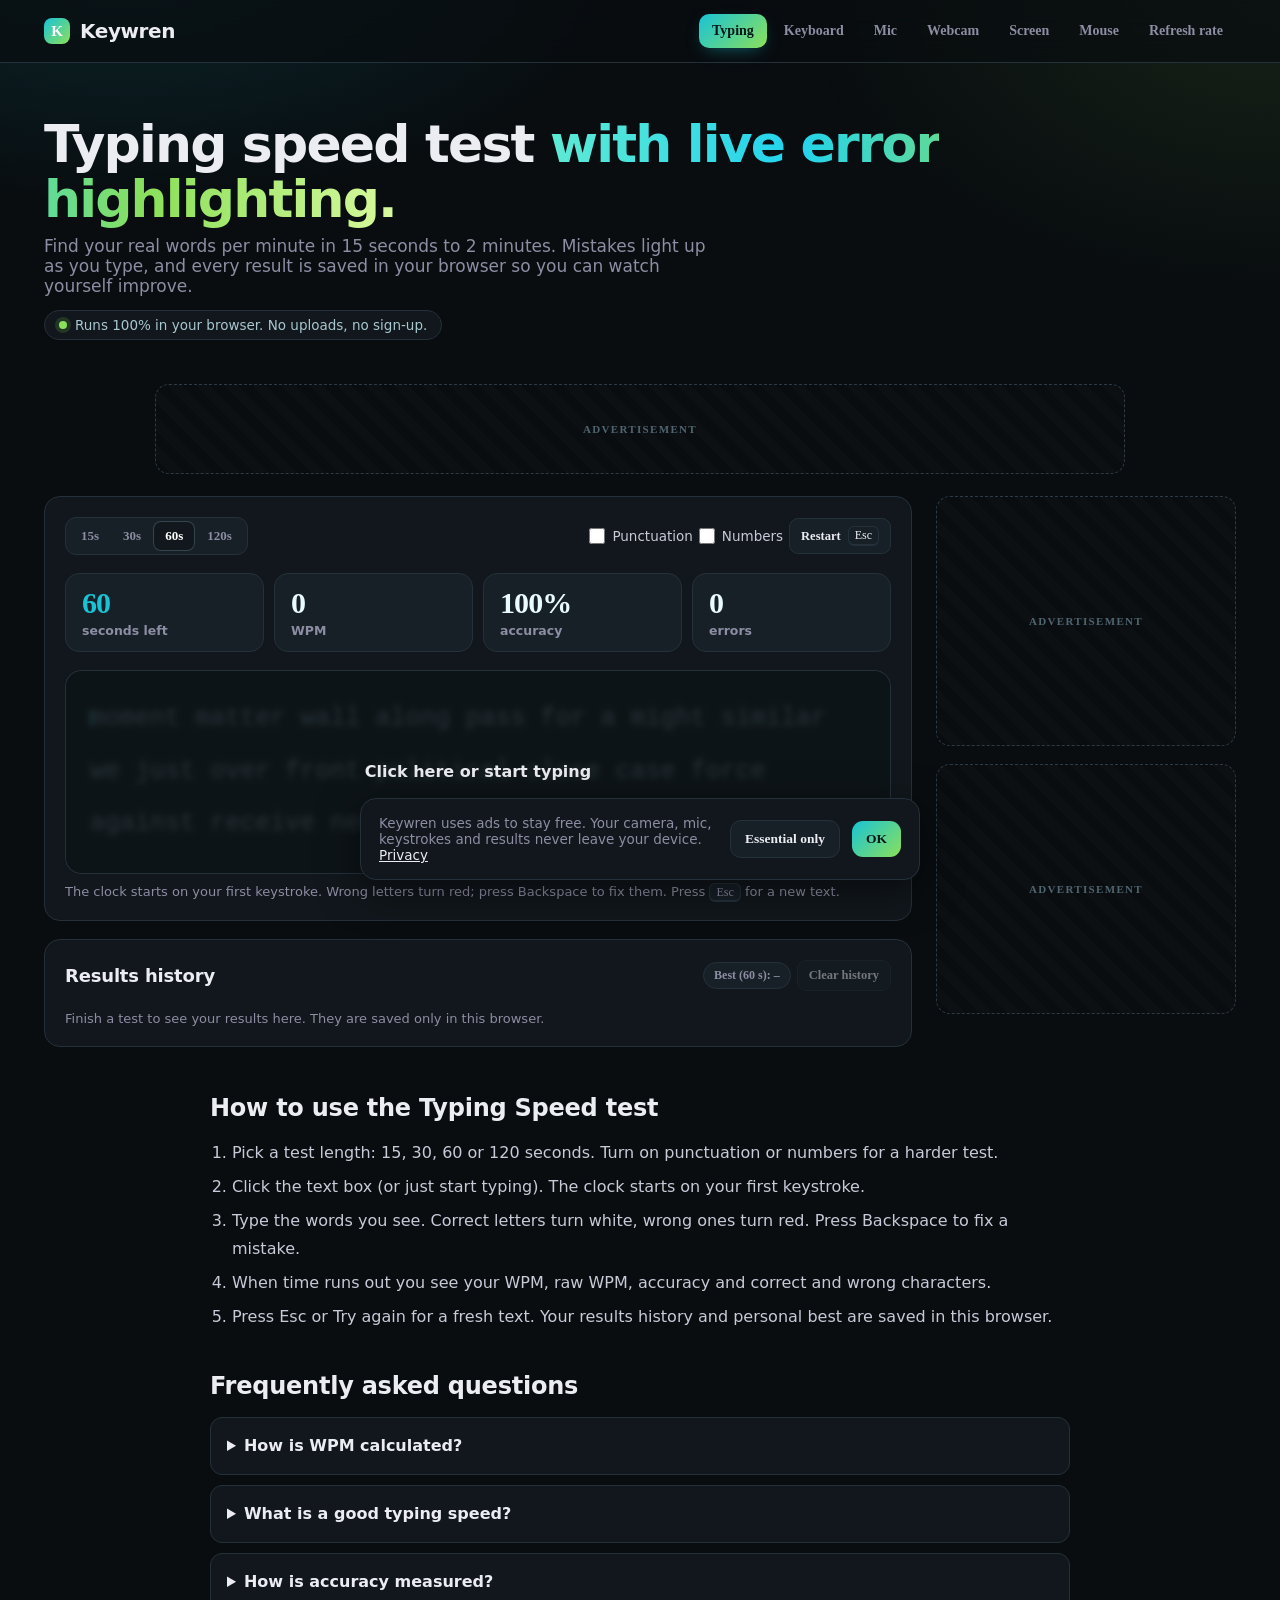
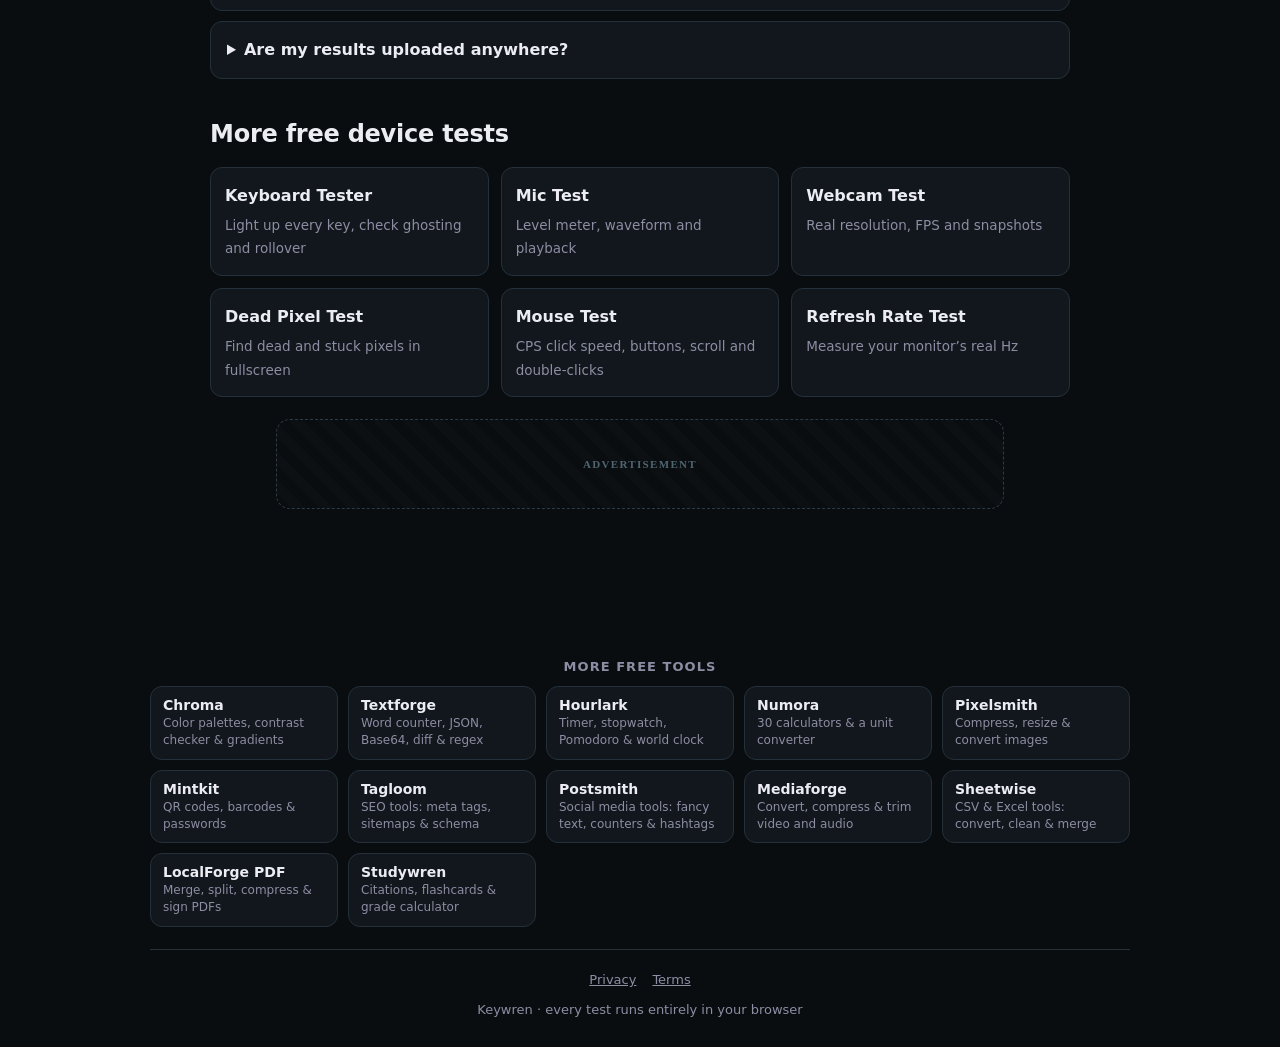
<file: index.html>
<!DOCTYPE html>
<html lang="en">
<head>
<meta charset="UTF-8">
<meta http-equiv="Content-Security-Policy" content="default-src 'self'; script-src 'self'; style-src 'self' https://fonts.googleapis.com; font-src https://fonts.gstatic.com; img-src 'self' data: blob:; media-src 'self' blob: mediastream:; connect-src 'self'; object-src 'none'; base-uri 'self'; form-action 'none'; upgrade-insecure-requests">
<meta name="referrer" content="strict-origin-when-cross-origin">
<meta name="viewport" content="width=device-width, initial-scale=1.0">
<title>Typing Speed Test: Check Your WPM &amp; Accuracy Free | Keywren</title>
<meta name="description" content="Free typing speed test with 15, 30, 60 and 120 second modes. Live error highlighting, WPM, raw speed and accuracy, plus a results history saved on your device.">
<meta name="theme-color" content="#090d10">
<link rel="canonical" href="https://cinch2108.github.io/keywren/">
<link rel="icon" href="data:image/svg+xml,%3Csvg xmlns='http://www.w3.org/2000/svg' viewBox='0 0 32 32'%3E%3Cdefs%3E%3ClinearGradient id='g' x1='0' y1='0' x2='1' y2='1'%3E%3Cstop offset='0' stop-color='%2319c3d6'/%3E%3Cstop offset='1' stop-color='%238be05a'/%3E%3C/linearGradient%3E%3C/defs%3E%3Crect width='32' height='32' rx='9' fill='url(%23g)'/%3E%3Crect x='7' y='10' width='18' height='12' rx='2.5' fill='none' stroke='%2305161b' stroke-width='2.2'/%3E%3Cpath d='M11 14h2M15 14h2M19 14h2M12 18h8' stroke='%2305161b' stroke-width='2' stroke-linecap='round'/%3E%3C/svg%3E">
<meta property="og:type" content="website">
<meta property="og:site_name" content="Keywren">
<meta property="og:title" content="Typing Speed Test: Check Your WPM &amp; Accuracy Free | Keywren">
<meta property="og:description" content="Free typing speed test with 15, 30, 60 and 120 second modes. Live error highlighting, WPM, raw speed and accuracy, plus a results history saved on your device.">
<meta property="og:url" content="https://cinch2108.github.io/keywren/">
<meta name="twitter:card" content="summary_large_image">
<meta name="twitter:title" content="Typing Speed Test: Check Your WPM &amp; Accuracy Free | Keywren">
<meta name="twitter:description" content="Free typing speed test with 15, 30, 60 and 120 second modes. Live error highlighting, WPM, raw speed and accuracy, plus a results history saved on your device.">
<script type="application/ld+json">{"@context":"https://schema.org","@type":"WebApplication","name":"Keywren","url":"https://cinch2108.github.io/keywren/","applicationCategory":"UtilitiesApplication","operatingSystem":"Any","browserRequirements":"Requires JavaScript","offers":{"@type":"Offer","price":"0","priceCurrency":"USD"},"description":"Free typing speed test, keyboard tester, microphone test, webcam test, dead pixel and screen test, mouse and CPS test, and monitor refresh rate test. Everything runs locally in the browser."}</script>
<link rel="preconnect" href="https://fonts.googleapis.com">
<link rel="preconnect" href="https://fonts.gstatic.com" crossorigin>
<link href="https://fonts.googleapis.com/css2?family=Inter:wght@400;500;600;700;800&family=JetBrains+Mono:wght@400;500;600;700&display=swap" rel="stylesheet">
<link rel="stylesheet" href="styles.css">
<script type="application/ld+json">{"@context": "https://schema.org", "@type": "FAQPage", "mainEntity": [{"@type": "Question", "name": "How is WPM calculated?", "acceptedAnswer": {"@type": "Answer", "text": "Keywren counts every correctly typed character, including spaces, divides by 5 (the standard length of a “word”) and then by the minutes taken. Raw WPM counts every character you typed, right or wrong, so the gap between the two shows how much mistakes cost you."}}, {"@type": "Question", "name": "What is a good typing speed?", "acceptedAnswer": {"@type": "Answer", "text": "Most people type 35–45 WPM. 60 WPM is fast and comfortable for office work, 80 WPM and above is very fast, and competitive typists reach 120 WPM or more. Accuracy above 95% matters more than raw speed."}}, {"@type": "Question", "name": "How is accuracy measured?", "acceptedAnswer": {"@type": "Answer", "text": "Accuracy is the share of your keystrokes that were correct when you made them. Fixing a mistake with Backspace still counts the original error, so accuracy shows how cleanly you type, not just the final text."}}, {"@type": "Question", "name": "Are my results uploaded anywhere?", "acceptedAnswer": {"@type": "Answer", "text": "No. The test runs entirely in your browser and your last 50 results are kept only in this browser’s local storage. Clear history removes them."}}]}</script>
<script type="application/ld+json">{"@context": "https://schema.org", "@type": "BreadcrumbList", "itemListElement": [{"@type": "ListItem", "position": 1, "name": "Keywren", "item": "https://cinch2108.github.io/keywren/"}]}</script>
</head>
<body data-page="typing" data-home="1">
<a class="skip" href="#main">Skip to tool</a>
<header><div class="nav">
  <a class="logo" href="./" aria-label="Keywren home"><i></i>Keywren</a>
  <nav class="tabs" id="tabs" aria-label="Tools"><a class="tab active" href="./" aria-current="page">Typing</a><a class="tab" href="keyboard-tester/">Keyboard</a><a class="tab" href="mic-test/">Mic</a><a class="tab" href="webcam-test/">Webcam</a><a class="tab" href="dead-pixel-test/">Screen</a><a class="tab" href="mouse-test/">Mouse</a><a class="tab" href="refresh-rate-test/">Refresh rate</a></nav>
</div></header>

<main id="main">
<section class="hero">
  <h1>Typing speed test <span>with live error highlighting.</span></h1>
  <p>Find your real words per minute in 15 seconds to 2 minutes. Mistakes light up as you type, and every result is saved in your browser so you can watch yourself improve.</p>
  <p class="privacy-note"><span class="dot"></span>Runs 100% in your browser. No uploads, no sign-up.</p>
</section>
<!-- AD SLOT: top leaderboard 970x90 (responsive). Paste ad unit inside. -->
<div class="ad ad-leader" id="ad-top" data-ad-slot="top" aria-label="Advertisement"></div>
<div class="layout"><div class="content">

<section class="view active" id="v-typing" aria-label="Typing speed test">
  <div class="card">
    <div class="row between">
      <div class="seg" id="ty-dur" role="group" aria-label="Test length"><button type="button" data-s="15">15s</button><button type="button" data-s="30">30s</button><button type="button" data-s="60" class="on">60s</button><button type="button" data-s="120">120s</button></div>
      <div class="row tight"><label class="check"><input type="checkbox" id="ty-punct"> Punctuation</label><label class="check"><input type="checkbox" id="ty-num"> Numbers</label><button type="button" class="btn sm" id="ty-restart">Restart <kbd>Esc</kbd></button></div>
    </div>
    <div class="live4 mt">
      <div class="lv"><b id="ty-time">60</b><span>seconds left</span></div>
      <div class="lv"><b id="ty-wpm">0</b><span>WPM</span></div>
      <div class="lv"><b id="ty-acc">100%</b><span>accuracy</span></div>
      <div class="lv"><b id="ty-err">0</b><span>errors</span></div>
    </div>
    <div class="ty-box mt" id="ty-box">
      <div class="ty-viewport"><div class="ty-words mono" id="ty-words" aria-hidden="true"></div></div>
      <input id="ty-in" class="ty-input" type="text" autocomplete="off" autocapitalize="off" spellcheck="false" aria-label="Type the words shown here" aria-describedby="ty-help">
      <div class="ty-focus" id="ty-focus">Click here or start typing</div>
    </div>
    <p class="hint mt2" id="ty-help">The clock starts on your first keystroke. Wrong letters turn red; press Backspace to fix them. Press <kbd>Esc</kbd> for a new text.</p>
  </div>
  <div class="card mt result" id="ty-result" hidden>
    <div class="row between"><h2 class="m0">Your result</h2><span class="pill ok" id="ty-best-flag" hidden>New personal best</span></div>
    <div class="stats5 mt">
      <div class="stat hero-stat"><b id="tr-wpm">0</b><span>WPM</span></div>
      <div class="stat"><b id="tr-acc">0%</b><span>Accuracy</span></div>
      <div class="stat"><b id="tr-raw">0</b><span>Raw WPM</span></div>
      <div class="stat"><b id="tr-chars">0 / 0</b><span>Correct / wrong chars</span></div>
      <div class="stat"><b id="tr-rank">–</b><span>Level</span></div>
    </div>
    <div class="row mt"><button type="button" class="btn primary" id="ty-again">Try again</button><span class="hint">or press <kbd>Esc</kbd></span></div>
  </div>
  <div class="card mt">
    <div class="row between"><h2 class="m0">Results history</h2><div class="row tight"><span class="pill" id="ty-best">Best: –</span><button type="button" class="btn sm" id="ty-clear">Clear history</button></div></div>
    <div class="tablewrap mt2"><table class="tbl" id="ty-hist"><thead><tr><th>When</th><th>Length</th><th>WPM</th><th>Raw</th><th>Accuracy</th></tr></thead><tbody></tbody></table></div>
    <p class="hint mt2" id="ty-hist-empty">Finish a test to see your results here. They are saved only in this browser.</p>
  </div>
</section>







</div>
<aside class="rail"><!-- AD SLOTS: sticky sidebar 300x250 x2 -->
<div class="ad ad-rect" id="ad-side-1" data-ad-slot="side-1" aria-label="Advertisement"></div><div class="ad ad-rect" id="ad-side-2" data-ad-slot="side-2" aria-label="Advertisement"></div></aside>
</div>
<article class="seo">
<h2>How to use the Typing Speed test</h2>
<ol><li>Pick a test length: 15, 30, 60 or 120 seconds. Turn on punctuation or numbers for a harder test.</li><li>Click the text box (or just start typing). The clock starts on your first keystroke.</li><li>Type the words you see. Correct letters turn white, wrong ones turn red. Press Backspace to fix a mistake.</li><li>When time runs out you see your WPM, raw WPM, accuracy and correct and wrong characters.</li><li>Press Esc or Try again for a fresh text. Your results history and personal best are saved in this browser.</li></ol>
<h2>Frequently asked questions</h2>
<details><summary>How is WPM calculated?</summary><p>Keywren counts every correctly typed character, including spaces, divides by 5 (the standard length of a “word”) and then by the minutes taken. Raw WPM counts every character you typed, right or wrong, so the gap between the two shows how much mistakes cost you.</p></details><details><summary>What is a good typing speed?</summary><p>Most people type 35–45 WPM. 60 WPM is fast and comfortable for office work, 80 WPM and above is very fast, and competitive typists reach 120 WPM or more. Accuracy above 95% matters more than raw speed.</p></details><details><summary>How is accuracy measured?</summary><p>Accuracy is the share of your keystrokes that were correct when you made them. Fixing a mistake with Backspace still counts the original error, so accuracy shows how cleanly you type, not just the final text.</p></details><details><summary>Are my results uploaded anywhere?</summary><p>No. The test runs entirely in your browser and your last 50 results are kept only in this browser’s local storage. Clear history removes them.</p></details>
<h2>More free device tests</h2>
<div class="toollinks"><a href="keyboard-tester/">Keyboard Tester<span>Light up every key, check ghosting and rollover</span></a><a href="mic-test/">Mic Test<span>Level meter, waveform and playback</span></a><a href="webcam-test/">Webcam Test<span>Real resolution, FPS and snapshots</span></a><a href="dead-pixel-test/">Dead Pixel Test<span>Find dead and stuck pixels in fullscreen</span></a><a href="mouse-test/">Mouse Test<span>CPS click speed, buttons, scroll and double-clicks</span></a><a href="refresh-rate-test/">Refresh Rate Test<span>Measure your monitor’s real Hz</span></a></div>
</article>
<!-- AD SLOT: footer 728x90 -->
<div class="ad ad-foot" id="ad-foot" data-ad-slot="foot" aria-label="Advertisement"></div>
</main>
<div class="toast" id="toast" role="status" aria-live="polite"></div>
<div class="consent" id="consent" role="dialog" aria-label="Cookie notice"><span>Keywren uses ads to stay free. Your camera, mic, keystrokes and results never leave your device. <a href="privacy.html">Privacy</a></span><button type="button" class="btn" id="c-no">Essential only</button><button type="button" class="btn primary" id="c-yes">OK</button></div>
<footer><!--team--><nav class="more-tools" aria-label="More free tools"><h2>More free tools</h2><ul><li><a href="https://cinch2108.github.io/chroma/" rel="noopener">Chroma</a><span>Color palettes, contrast checker &amp; gradients</span></li><li><a href="https://cinch2108.github.io/textforge/" rel="noopener">Textforge</a><span>Word counter, JSON, Base64, diff &amp; regex</span></li><li><a href="https://cinch2108.github.io/hourlark/" rel="noopener">Hourlark</a><span>Timer, stopwatch, Pomodoro &amp; world clock</span></li><li><a href="https://cinch2108.github.io/numora/" rel="noopener">Numora</a><span>30 calculators &amp; a unit converter</span></li><li><a href="https://cinch2108.github.io/pixelsmith/" rel="noopener">Pixelsmith</a><span>Compress, resize &amp; convert images</span></li><li><a href="https://cinch2108.github.io/mintkit/" rel="noopener">Mintkit</a><span>QR codes, barcodes &amp; passwords</span></li><li><a href="https://cinch2108.github.io/tagloom/" rel="noopener">Tagloom</a><span>SEO tools: meta tags, sitemaps &amp; schema</span></li><li><a href="https://cinch2108.github.io/postsmith/" rel="noopener">Postsmith</a><span>Social media tools: fancy text, counters &amp; hashtags</span></li><li><a href="https://cinch2108.github.io/mediaforge/" rel="noopener">Mediaforge</a><span>Convert, compress &amp; trim video and audio</span></li><li><a href="https://cinch2108.github.io/datakit/" rel="noopener">Sheetwise</a><span>CSV &amp; Excel tools: convert, clean &amp; merge</span></li><li><a href="https://cinch2108.github.io/" rel="noopener">LocalForge PDF</a><span>Merge, split, compress &amp; sign PDFs</span></li><li><a href="https://cinch2108.github.io/studywren/" rel="noopener">Studywren</a><span>Citations, flashcards &amp; grade calculator</span></li></ul></nav><!--/team--><div class="footlinks"><a href="privacy.html">Privacy</a><a href="terms.html">Terms</a></div><br>Keywren · every test runs entirely in your browser</footer>

<script src="app.js" defer></script>
</body>
</html>
</file>
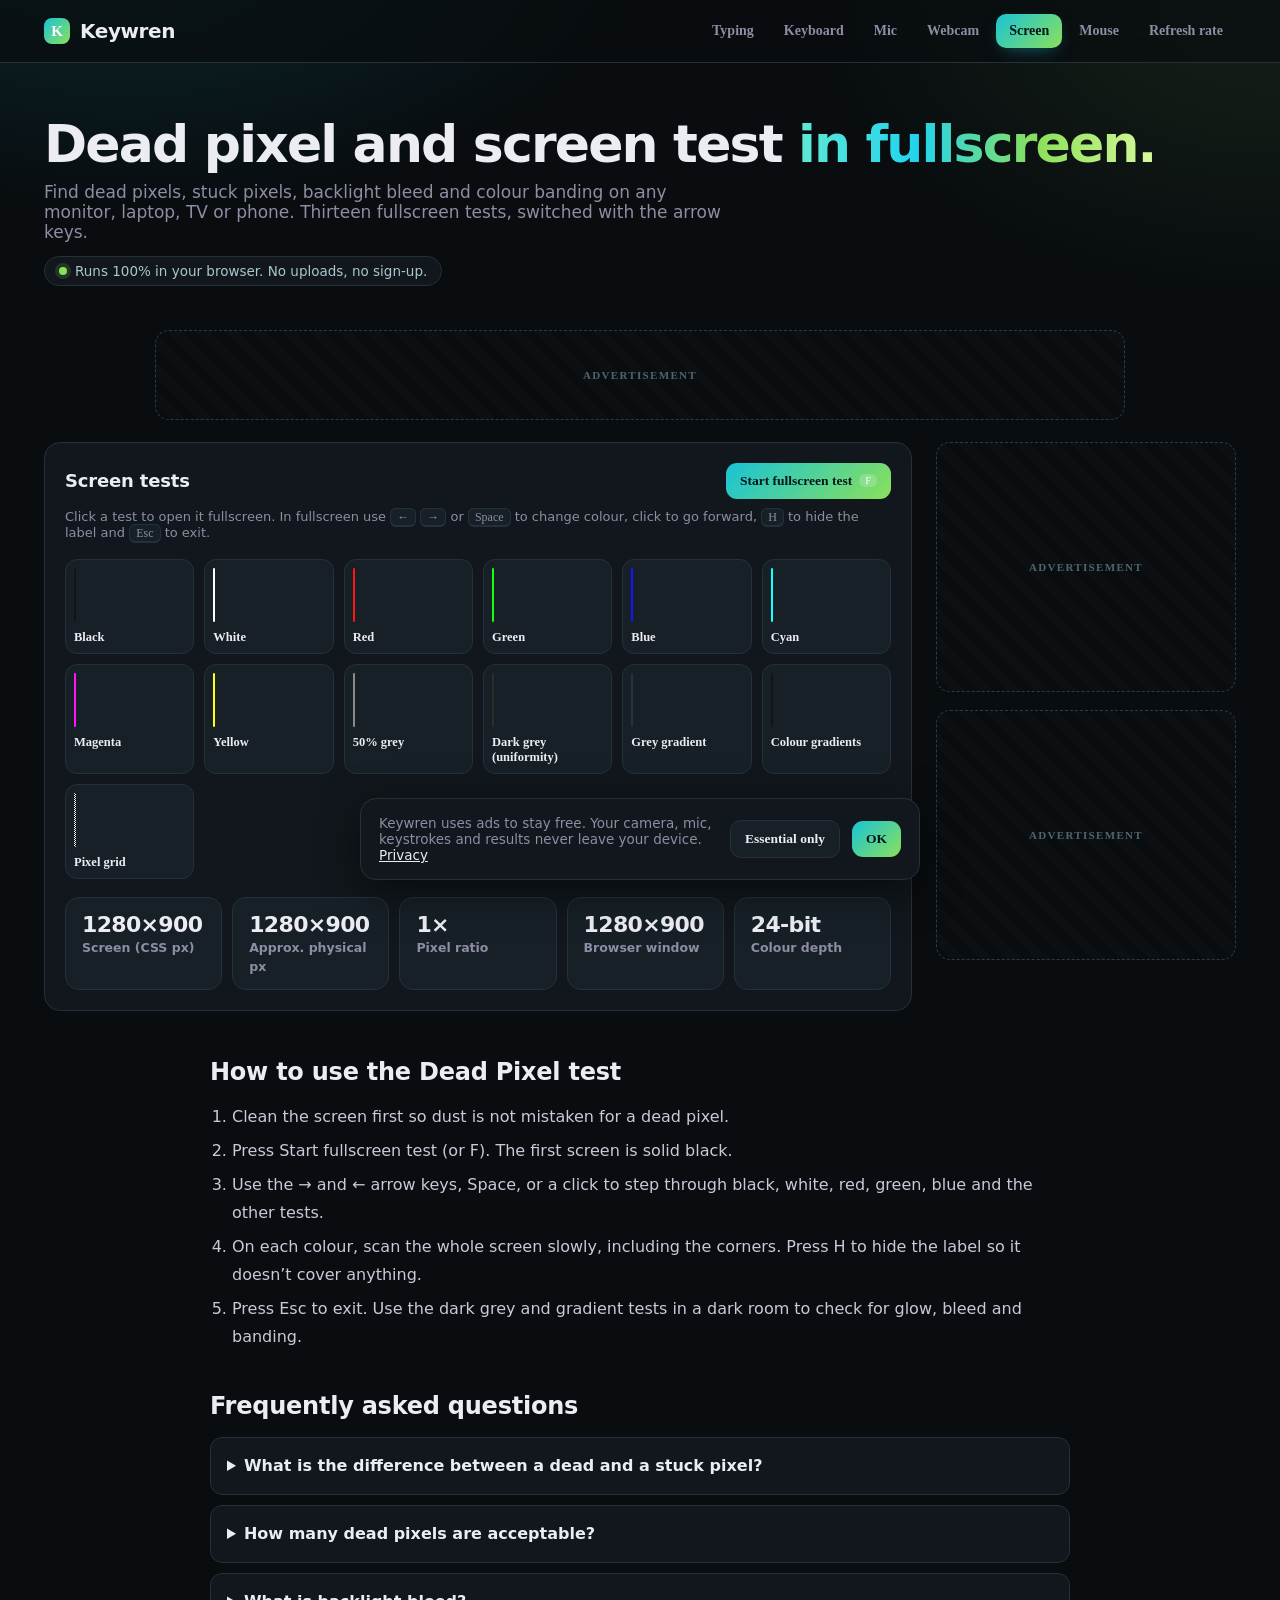
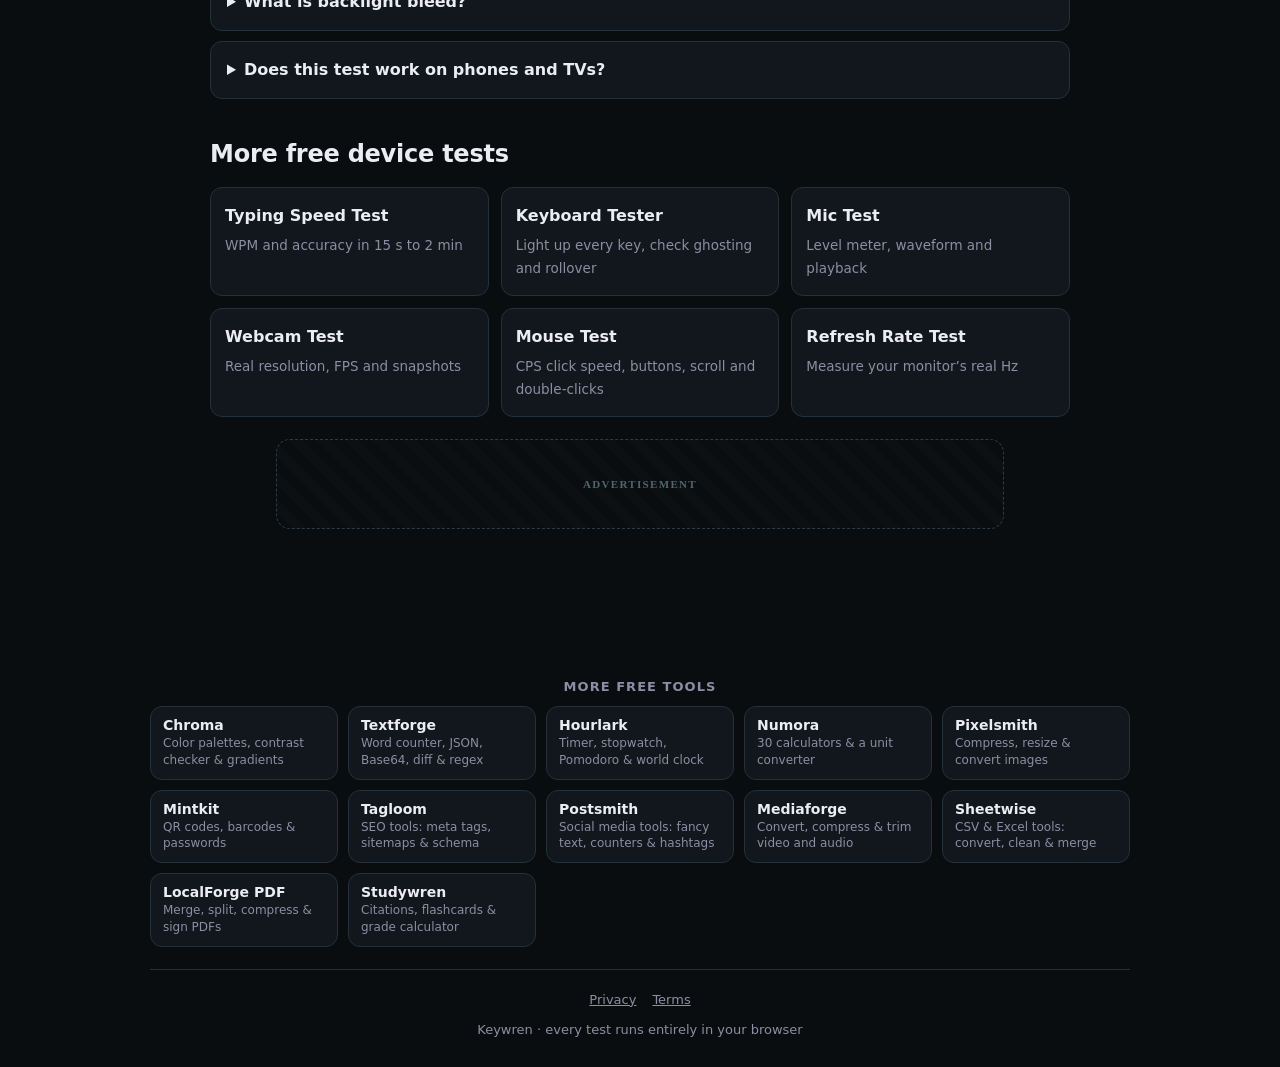
<file: dead-pixel-test/index.html>
<!DOCTYPE html>
<html lang="en">
<head>
<meta charset="UTF-8">
<meta http-equiv="Content-Security-Policy" content="default-src 'self'; script-src 'self'; style-src 'self' https://fonts.googleapis.com; font-src https://fonts.gstatic.com; img-src 'self' data: blob:; media-src 'self' blob: mediastream:; connect-src 'self'; object-src 'none'; base-uri 'self'; form-action 'none'; upgrade-insecure-requests">
<meta name="referrer" content="strict-origin-when-cross-origin">
<meta name="viewport" content="width=device-width, initial-scale=1.0">
<title>Dead Pixel Test: Fullscreen Colours, Gradients &amp; Uniformity | Keywren</title>
<meta name="description" content="Free dead pixel and screen test. Fullscreen solid colours, gradients, uniformity and pixel-grid tests with keyboard navigation to find dead or stuck pixels and bleed.">
<meta name="theme-color" content="#090d10">
<link rel="canonical" href="https://cinch2108.github.io/keywren/dead-pixel-test/">
<link rel="icon" href="data:image/svg+xml,%3Csvg xmlns='http://www.w3.org/2000/svg' viewBox='0 0 32 32'%3E%3Cdefs%3E%3ClinearGradient id='g' x1='0' y1='0' x2='1' y2='1'%3E%3Cstop offset='0' stop-color='%2319c3d6'/%3E%3Cstop offset='1' stop-color='%238be05a'/%3E%3C/linearGradient%3E%3C/defs%3E%3Crect width='32' height='32' rx='9' fill='url(%23g)'/%3E%3Crect x='7' y='10' width='18' height='12' rx='2.5' fill='none' stroke='%2305161b' stroke-width='2.2'/%3E%3Cpath d='M11 14h2M15 14h2M19 14h2M12 18h8' stroke='%2305161b' stroke-width='2' stroke-linecap='round'/%3E%3C/svg%3E">
<meta property="og:type" content="website">
<meta property="og:site_name" content="Keywren">
<meta property="og:title" content="Dead Pixel Test: Fullscreen Colours, Gradients &amp; Uniformity | Keywren">
<meta property="og:description" content="Free dead pixel and screen test. Fullscreen solid colours, gradients, uniformity and pixel-grid tests with keyboard navigation to find dead or stuck pixels and bleed.">
<meta property="og:url" content="https://cinch2108.github.io/keywren/dead-pixel-test/">
<meta name="twitter:card" content="summary_large_image">
<meta name="twitter:title" content="Dead Pixel Test: Fullscreen Colours, Gradients &amp; Uniformity | Keywren">
<meta name="twitter:description" content="Free dead pixel and screen test. Fullscreen solid colours, gradients, uniformity and pixel-grid tests with keyboard navigation to find dead or stuck pixels and bleed.">
<script type="application/ld+json">{"@context":"https://schema.org","@type":"WebApplication","name":"Keywren","url":"https://cinch2108.github.io/keywren/dead-pixel-test/","applicationCategory":"UtilitiesApplication","operatingSystem":"Any","browserRequirements":"Requires JavaScript","offers":{"@type":"Offer","price":"0","priceCurrency":"USD"},"description":"Free typing speed test, keyboard tester, microphone test, webcam test, dead pixel and screen test, mouse and CPS test, and monitor refresh rate test. Everything runs locally in the browser."}</script>
<link rel="preconnect" href="https://fonts.googleapis.com">
<link rel="preconnect" href="https://fonts.gstatic.com" crossorigin>
<link href="https://fonts.googleapis.com/css2?family=Inter:wght@400;500;600;700;800&family=JetBrains+Mono:wght@400;500;600;700&display=swap" rel="stylesheet">
<link rel="stylesheet" href="../styles.css">
<script type="application/ld+json">{"@context": "https://schema.org", "@type": "FAQPage", "mainEntity": [{"@type": "Question", "name": "What is the difference between a dead and a stuck pixel?", "acceptedAnswer": {"@type": "Answer", "text": "A dead pixel stays black on every colour, which shows up best on the white screen. A stuck pixel stays one colour (often red, green or blue) and shows up best on black or a contrasting colour. Stuck pixels can sometimes be fixed; dead pixels usually can’t."}}, {"@type": "Question", "name": "How many dead pixels are acceptable?", "acceptedAnswer": {"@type": "Answer", "text": "It depends on the maker’s pixel policy. Many manufacturers only replace a monitor with several dead or bright pixels, and some promise zero bright pixels. Check your warranty and test as soon as you buy a screen so you can return it in time."}}, {"@type": "Question", "name": "What is backlight bleed?", "acceptedAnswer": {"@type": "Answer", "text": "Light from the backlight leaking around the edges of an LCD panel, visible as bright patches on a dark screen. Use the black and dark grey tests in a dim room. A little glow on IPS panels at an angle is normal."}}, {"@type": "Question", "name": "Does this test work on phones and TVs?", "acceptedAnswer": {"@type": "Answer", "text": "Yes. Open the page in your phone or smart TV browser and use fullscreen. On touch screens tap to go to the next colour. Some phone browsers don’t allow fullscreen; the test then fills the browser window instead."}}]}</script>
<script type="application/ld+json">{"@context": "https://schema.org", "@type": "BreadcrumbList", "itemListElement": [{"@type": "ListItem", "position": 1, "name": "Keywren", "item": "https://cinch2108.github.io/keywren/"}, {"@type": "ListItem", "position": 2, "name": "Dead Pixel Test", "item": "https://cinch2108.github.io/keywren/dead-pixel-test/"}]}</script>
</head>
<body data-page="screen">
<a class="skip" href="#main">Skip to tool</a>
<header><div class="nav">
  <a class="logo" href="../" aria-label="Keywren home"><i></i>Keywren</a>
  <nav class="tabs" id="tabs" aria-label="Tools"><a class="tab" href="../">Typing</a><a class="tab" href="../keyboard-tester/">Keyboard</a><a class="tab" href="../mic-test/">Mic</a><a class="tab" href="../webcam-test/">Webcam</a><a class="tab active" href="../dead-pixel-test/" aria-current="page">Screen</a><a class="tab" href="../mouse-test/">Mouse</a><a class="tab" href="../refresh-rate-test/">Refresh rate</a></nav>
</div></header>

<main id="main">
<section class="hero">
  <h1>Dead pixel and screen test <span>in fullscreen.</span></h1>
  <p>Find dead pixels, stuck pixels, backlight bleed and colour banding on any monitor, laptop, TV or phone. Thirteen fullscreen tests, switched with the arrow keys.</p>
  <p class="privacy-note"><span class="dot"></span>Runs 100% in your browser. No uploads, no sign-up.</p>
</section>
<!-- AD SLOT: top leaderboard 970x90 (responsive). Paste ad unit inside. -->
<div class="ad ad-leader" id="ad-top" data-ad-slot="top" aria-label="Advertisement"></div>
<div class="layout"><div class="content">





<section class="view active" id="v-screen" aria-label="Dead pixel and screen test">
  <div class="card">
    <div class="row between"><h2 class="m0">Screen tests</h2><button type="button" class="btn primary" id="scr-start">Start fullscreen test <kbd class="dk">F</kbd></button></div>
    <p class="hint mt2">Click a test to open it fullscreen. In fullscreen use <kbd>←</kbd> <kbd>→</kbd> or <kbd>Space</kbd> to change colour, click to go forward, <kbd>H</kbd> to hide the label and <kbd>Esc</kbd> to exit.</p>
    <div class="swatches mt" id="scr-list"></div>
    <div class="stats5 mt">
      <div class="stat"><b id="sc-res">–</b><span>Screen (CSS px)</span></div>
      <div class="stat"><b id="sc-phys">–</b><span>Approx. physical px</span></div>
      <div class="stat"><b id="sc-dpr">–</b><span>Pixel ratio</span></div>
      <div class="stat"><b id="sc-vp">–</b><span>Browser window</span></div>
      <div class="stat"><b id="sc-depth">–</b><span>Colour depth</span></div>
    </div>
  </div>
  <div class="stage" id="scr-stage" hidden tabindex="-1" aria-label="Fullscreen screen test"><div class="stage-label" id="scr-label"><b id="scr-name"></b><span id="scr-tip"></span><small>← → change · H hide · Esc exit</small></div></div>
</section>



</div>
<aside class="rail"><!-- AD SLOTS: sticky sidebar 300x250 x2 -->
<div class="ad ad-rect" id="ad-side-1" data-ad-slot="side-1" aria-label="Advertisement"></div><div class="ad ad-rect" id="ad-side-2" data-ad-slot="side-2" aria-label="Advertisement"></div></aside>
</div>
<article class="seo">
<h2>How to use the Dead Pixel test</h2>
<ol><li>Clean the screen first so dust is not mistaken for a dead pixel.</li><li>Press Start fullscreen test (or F). The first screen is solid black.</li><li>Use the → and ← arrow keys, Space, or a click to step through black, white, red, green, blue and the other tests.</li><li>On each colour, scan the whole screen slowly, including the corners. Press H to hide the label so it doesn’t cover anything.</li><li>Press Esc to exit. Use the dark grey and gradient tests in a dark room to check for glow, bleed and banding.</li></ol>
<h2>Frequently asked questions</h2>
<details><summary>What is the difference between a dead and a stuck pixel?</summary><p>A dead pixel stays black on every colour, which shows up best on the white screen. A stuck pixel stays one colour (often red, green or blue) and shows up best on black or a contrasting colour. Stuck pixels can sometimes be fixed; dead pixels usually can’t.</p></details><details><summary>How many dead pixels are acceptable?</summary><p>It depends on the maker’s pixel policy. Many manufacturers only replace a monitor with several dead or bright pixels, and some promise zero bright pixels. Check your warranty and test as soon as you buy a screen so you can return it in time.</p></details><details><summary>What is backlight bleed?</summary><p>Light from the backlight leaking around the edges of an LCD panel, visible as bright patches on a dark screen. Use the black and dark grey tests in a dim room. A little glow on IPS panels at an angle is normal.</p></details><details><summary>Does this test work on phones and TVs?</summary><p>Yes. Open the page in your phone or smart TV browser and use fullscreen. On touch screens tap to go to the next colour. Some phone browsers don’t allow fullscreen; the test then fills the browser window instead.</p></details>
<h2>More free device tests</h2>
<div class="toollinks"><a href="../">Typing Speed Test<span>WPM and accuracy in 15 s to 2 min</span></a><a href="../keyboard-tester/">Keyboard Tester<span>Light up every key, check ghosting and rollover</span></a><a href="../mic-test/">Mic Test<span>Level meter, waveform and playback</span></a><a href="../webcam-test/">Webcam Test<span>Real resolution, FPS and snapshots</span></a><a href="../mouse-test/">Mouse Test<span>CPS click speed, buttons, scroll and double-clicks</span></a><a href="../refresh-rate-test/">Refresh Rate Test<span>Measure your monitor’s real Hz</span></a></div>
</article>
<!-- AD SLOT: footer 728x90 -->
<div class="ad ad-foot" id="ad-foot" data-ad-slot="foot" aria-label="Advertisement"></div>
</main>
<div class="toast" id="toast" role="status" aria-live="polite"></div>
<div class="consent" id="consent" role="dialog" aria-label="Cookie notice"><span>Keywren uses ads to stay free. Your camera, mic, keystrokes and results never leave your device. <a href="../privacy.html">Privacy</a></span><button type="button" class="btn" id="c-no">Essential only</button><button type="button" class="btn primary" id="c-yes">OK</button></div>
<footer><!--team--><nav class="more-tools" aria-label="More free tools"><h2>More free tools</h2><ul><li><a href="https://cinch2108.github.io/chroma/" rel="noopener">Chroma</a><span>Color palettes, contrast checker &amp; gradients</span></li><li><a href="https://cinch2108.github.io/textforge/" rel="noopener">Textforge</a><span>Word counter, JSON, Base64, diff &amp; regex</span></li><li><a href="https://cinch2108.github.io/hourlark/" rel="noopener">Hourlark</a><span>Timer, stopwatch, Pomodoro &amp; world clock</span></li><li><a href="https://cinch2108.github.io/numora/" rel="noopener">Numora</a><span>30 calculators &amp; a unit converter</span></li><li><a href="https://cinch2108.github.io/pixelsmith/" rel="noopener">Pixelsmith</a><span>Compress, resize &amp; convert images</span></li><li><a href="https://cinch2108.github.io/mintkit/" rel="noopener">Mintkit</a><span>QR codes, barcodes &amp; passwords</span></li><li><a href="https://cinch2108.github.io/tagloom/" rel="noopener">Tagloom</a><span>SEO tools: meta tags, sitemaps &amp; schema</span></li><li><a href="https://cinch2108.github.io/postsmith/" rel="noopener">Postsmith</a><span>Social media tools: fancy text, counters &amp; hashtags</span></li><li><a href="https://cinch2108.github.io/mediaforge/" rel="noopener">Mediaforge</a><span>Convert, compress &amp; trim video and audio</span></li><li><a href="https://cinch2108.github.io/datakit/" rel="noopener">Sheetwise</a><span>CSV &amp; Excel tools: convert, clean &amp; merge</span></li><li><a href="https://cinch2108.github.io/" rel="noopener">LocalForge PDF</a><span>Merge, split, compress &amp; sign PDFs</span></li><li><a href="https://cinch2108.github.io/studywren/" rel="noopener">Studywren</a><span>Citations, flashcards &amp; grade calculator</span></li></ul></nav><!--/team--><div class="footlinks"><a href="../privacy.html">Privacy</a><a href="../terms.html">Terms</a></div><br>Keywren · every test runs entirely in your browser</footer>

<script src="../app.js" defer></script>
</body>
</html>
</file>
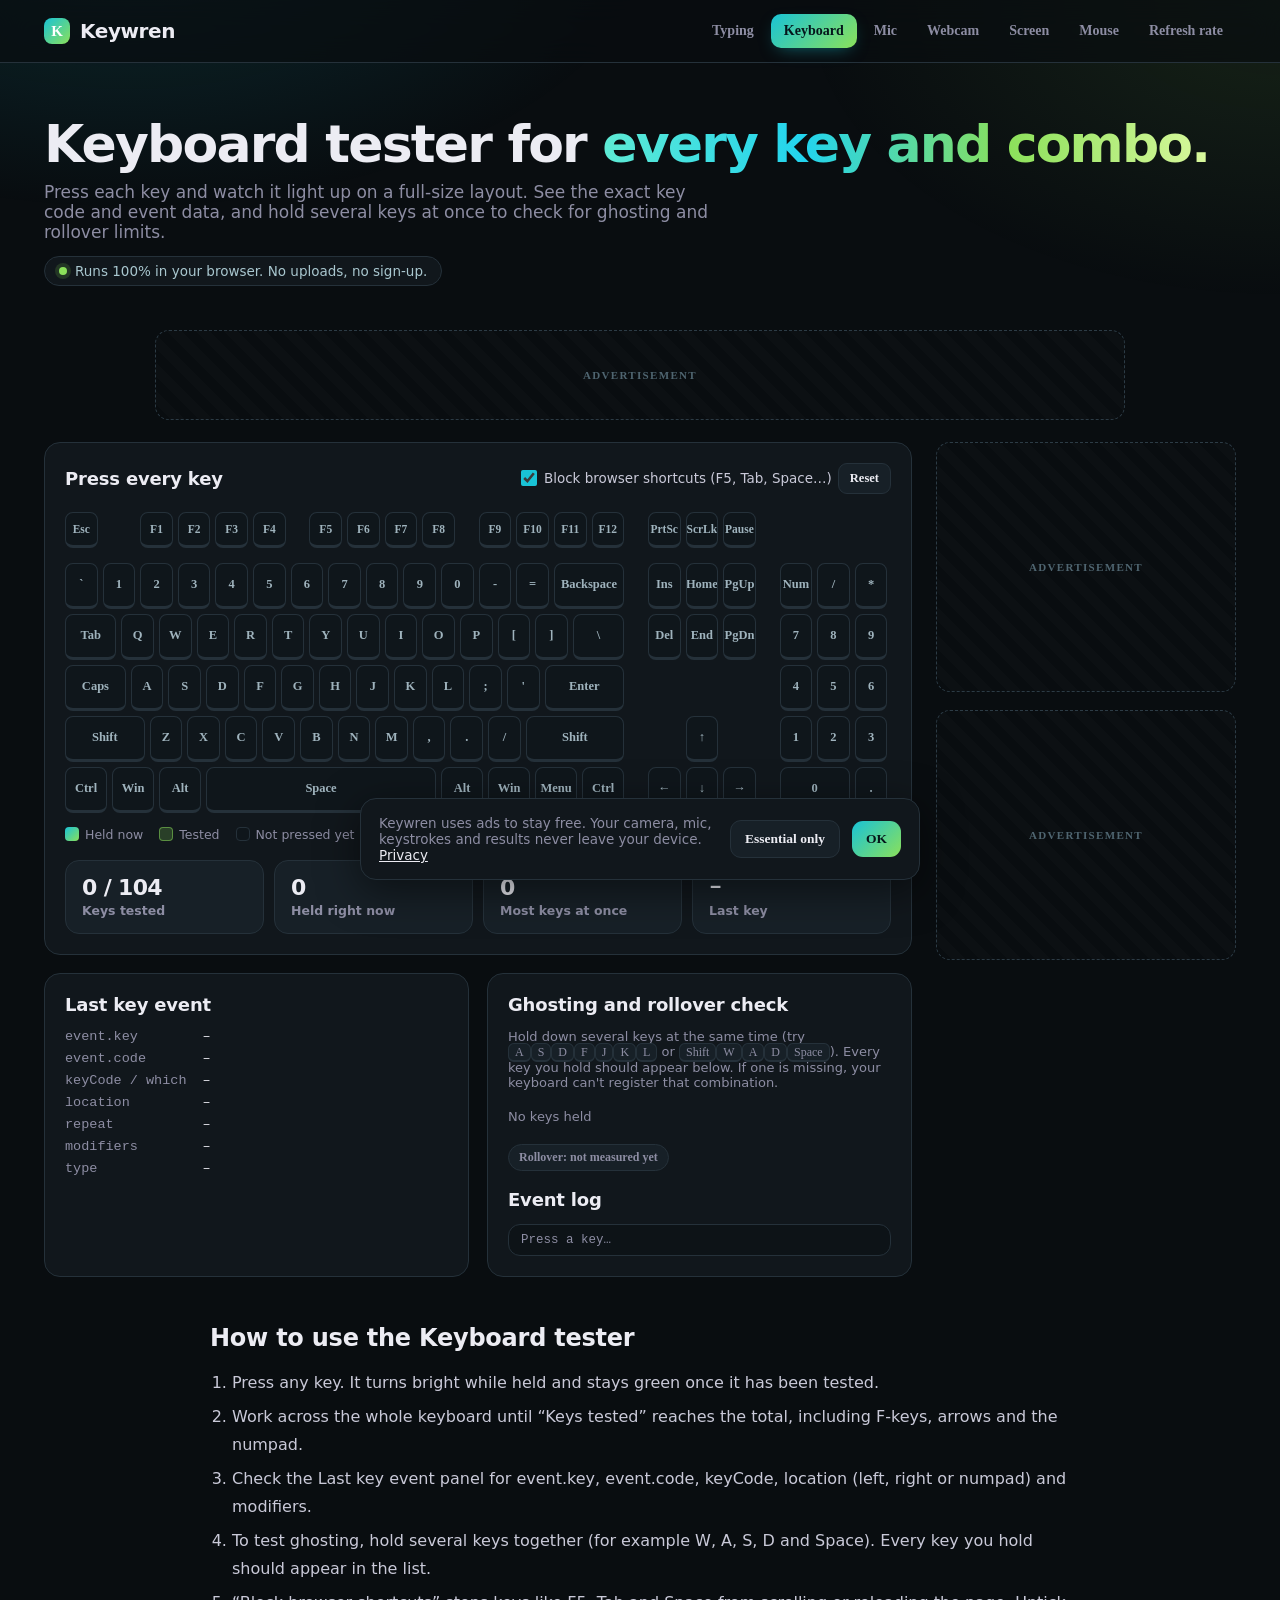
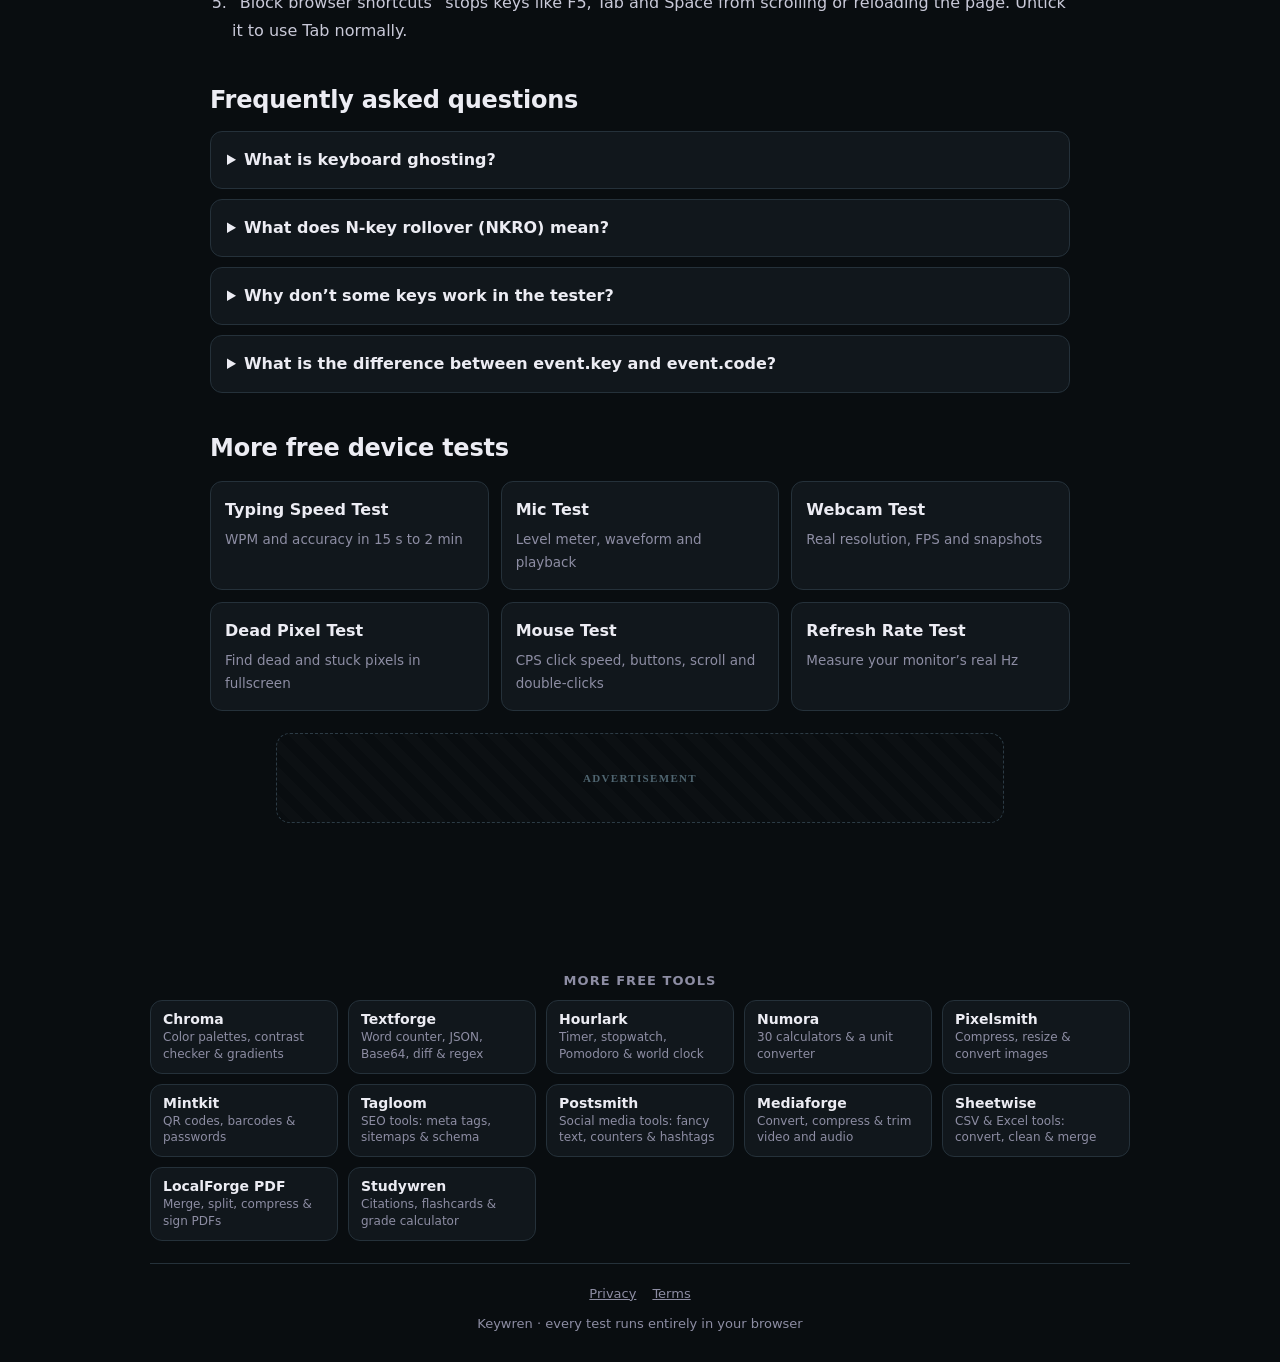
<file: keyboard-tester/index.html>
<!DOCTYPE html>
<html lang="en">
<head>
<meta charset="UTF-8">
<meta http-equiv="Content-Security-Policy" content="default-src 'self'; script-src 'self'; style-src 'self' https://fonts.googleapis.com; font-src https://fonts.gstatic.com; img-src 'self' data: blob:; media-src 'self' blob: mediastream:; connect-src 'self'; object-src 'none'; base-uri 'self'; form-action 'none'; upgrade-insecure-requests">
<meta name="referrer" content="strict-origin-when-cross-origin">
<meta name="viewport" content="width=device-width, initial-scale=1.0">
<title>Keyboard Tester: Test Every Key, Ghosting &amp; Rollover | Keywren</title>
<meta name="description" content="Free online keyboard tester. A full-size on-screen keyboard lights up every key you press, shows key codes and event details, and checks ghosting and key rollover.">
<meta name="theme-color" content="#090d10">
<link rel="canonical" href="https://cinch2108.github.io/keywren/keyboard-tester/">
<link rel="icon" href="data:image/svg+xml,%3Csvg xmlns='http://www.w3.org/2000/svg' viewBox='0 0 32 32'%3E%3Cdefs%3E%3ClinearGradient id='g' x1='0' y1='0' x2='1' y2='1'%3E%3Cstop offset='0' stop-color='%2319c3d6'/%3E%3Cstop offset='1' stop-color='%238be05a'/%3E%3C/linearGradient%3E%3C/defs%3E%3Crect width='32' height='32' rx='9' fill='url(%23g)'/%3E%3Crect x='7' y='10' width='18' height='12' rx='2.5' fill='none' stroke='%2305161b' stroke-width='2.2'/%3E%3Cpath d='M11 14h2M15 14h2M19 14h2M12 18h8' stroke='%2305161b' stroke-width='2' stroke-linecap='round'/%3E%3C/svg%3E">
<meta property="og:type" content="website">
<meta property="og:site_name" content="Keywren">
<meta property="og:title" content="Keyboard Tester: Test Every Key, Ghosting &amp; Rollover | Keywren">
<meta property="og:description" content="Free online keyboard tester. A full-size on-screen keyboard lights up every key you press, shows key codes and event details, and checks ghosting and key rollover.">
<meta property="og:url" content="https://cinch2108.github.io/keywren/keyboard-tester/">
<meta name="twitter:card" content="summary_large_image">
<meta name="twitter:title" content="Keyboard Tester: Test Every Key, Ghosting &amp; Rollover | Keywren">
<meta name="twitter:description" content="Free online keyboard tester. A full-size on-screen keyboard lights up every key you press, shows key codes and event details, and checks ghosting and key rollover.">
<script type="application/ld+json">{"@context":"https://schema.org","@type":"WebApplication","name":"Keywren","url":"https://cinch2108.github.io/keywren/keyboard-tester/","applicationCategory":"UtilitiesApplication","operatingSystem":"Any","browserRequirements":"Requires JavaScript","offers":{"@type":"Offer","price":"0","priceCurrency":"USD"},"description":"Free typing speed test, keyboard tester, microphone test, webcam test, dead pixel and screen test, mouse and CPS test, and monitor refresh rate test. Everything runs locally in the browser."}</script>
<link rel="preconnect" href="https://fonts.googleapis.com">
<link rel="preconnect" href="https://fonts.gstatic.com" crossorigin>
<link href="https://fonts.googleapis.com/css2?family=Inter:wght@400;500;600;700;800&family=JetBrains+Mono:wght@400;500;600;700&display=swap" rel="stylesheet">
<link rel="stylesheet" href="../styles.css">
<script type="application/ld+json">{"@context": "https://schema.org", "@type": "FAQPage", "mainEntity": [{"@type": "Question", "name": "What is keyboard ghosting?", "acceptedAnswer": {"@type": "Answer", "text": "Ghosting is when a keyboard can’t detect a key because of the other keys you are holding. Cheap keyboards share wiring between keys, so some combinations silently drop a key press. Hold your common game or shortcut combos here to see if any key goes missing."}}, {"@type": "Question", "name": "What does N-key rollover (NKRO) mean?", "acceptedAnswer": {"@type": "Answer", "text": "Rollover is how many keys a keyboard can register at the same time. 6-key rollover is common on USB keyboards; NKRO keyboards register every key. The “Most keys at once” box shows the most simultaneous keys Keywren saw."}}, {"@type": "Question", "name": "Why don’t some keys work in the tester?", "acceptedAnswer": {"@type": "Answer", "text": "Some keys are handled by your operating system before the browser sees them, such as the Windows key on some systems, Fn, media keys and Print Screen (which may only send a key-up). Laptops also combine keys with Fn in hardware."}}, {"@type": "Question", "name": "What is the difference between event.key and event.code?", "acceptedAnswer": {"@type": "Answer", "text": "event.code is the physical key position (for example KeyQ), which stays the same in every language layout. event.key is the character it produces, such as “q”, “Q” or “a” on an AZERTY keyboard."}}]}</script>
<script type="application/ld+json">{"@context": "https://schema.org", "@type": "BreadcrumbList", "itemListElement": [{"@type": "ListItem", "position": 1, "name": "Keywren", "item": "https://cinch2108.github.io/keywren/"}, {"@type": "ListItem", "position": 2, "name": "Keyboard Tester", "item": "https://cinch2108.github.io/keywren/keyboard-tester/"}]}</script>
</head>
<body data-page="keyboard">
<a class="skip" href="#main">Skip to tool</a>
<header><div class="nav">
  <a class="logo" href="../" aria-label="Keywren home"><i></i>Keywren</a>
  <nav class="tabs" id="tabs" aria-label="Tools"><a class="tab" href="../">Typing</a><a class="tab active" href="../keyboard-tester/" aria-current="page">Keyboard</a><a class="tab" href="../mic-test/">Mic</a><a class="tab" href="../webcam-test/">Webcam</a><a class="tab" href="../dead-pixel-test/">Screen</a><a class="tab" href="../mouse-test/">Mouse</a><a class="tab" href="../refresh-rate-test/">Refresh rate</a></nav>
</div></header>

<main id="main">
<section class="hero">
  <h1>Keyboard tester for <span>every key and combo.</span></h1>
  <p>Press each key and watch it light up on a full-size layout. See the exact key code and event data, and hold several keys at once to check for ghosting and rollover limits.</p>
  <p class="privacy-note"><span class="dot"></span>Runs 100% in your browser. No uploads, no sign-up.</p>
</section>
<!-- AD SLOT: top leaderboard 970x90 (responsive). Paste ad unit inside. -->
<div class="ad ad-leader" id="ad-top" data-ad-slot="top" aria-label="Advertisement"></div>
<div class="layout"><div class="content">


<section class="view active" id="v-keyboard" aria-label="Keyboard tester">
  <div class="card">
    <div class="row between"><h2 class="m0">Press every key</h2><div class="row tight"><label class="check"><input type="checkbox" id="kb-block" checked> Block browser shortcuts (F5, Tab, Space…)</label><button type="button" class="btn sm" id="kb-reset">Reset</button></div></div>
    <div class="kb-wrap mt"><div class="kb" id="kb" role="img" aria-label="On-screen keyboard. Keys light up when pressed."></div></div>
    <div class="legend mt2"><span><i class="lg down"></i>Held now</span><span><i class="lg done"></i>Tested</span><span><i class="lg"></i>Not pressed yet</span></div>
    <div class="stats4 mt">
      <div class="stat"><b id="kb-tested">0 / 0</b><span>Keys tested</span></div>
      <div class="stat"><b id="kb-held">0</b><span>Held right now</span></div>
      <div class="stat"><b id="kb-max">0</b><span>Most keys at once</span></div>
      <div class="stat"><b id="kb-last" class="mono">–</b><span>Last key</span></div>
    </div>
  </div>
  <div class="grid2 mt">
    <div class="card"><h2>Last key event</h2>
      <dl class="kv mono" id="kb-info"><dt>event.key</dt><dd id="ki-key">–</dd><dt>event.code</dt><dd id="ki-code">–</dd><dt>keyCode / which</dt><dd id="ki-kc">–</dd><dt>location</dt><dd id="ki-loc">–</dd><dt>repeat</dt><dd id="ki-rep">–</dd><dt>modifiers</dt><dd id="ki-mod">–</dd><dt>type</dt><dd id="ki-type">–</dd></dl>
    </div>
    <div class="card"><h2>Ghosting and rollover check</h2>
      <p class="hint">Hold down several keys at the same time (try <kbd>A</kbd><kbd>S</kbd><kbd>D</kbd><kbd>F</kbd><kbd>J</kbd><kbd>K</kbd><kbd>L</kbd> or <kbd>Shift</kbd><kbd>W</kbd><kbd>A</kbd><kbd>D</kbd><kbd>Space</kbd>). Every key you hold should appear below. If one is missing, your keyboard can't register that combination.</p>
      <div class="keychips mt2" id="kb-heldlist" aria-live="polite"><span class="hint">No keys held</span></div>
      <p class="mt2"><span class="pill" id="kb-nkro">Rollover: not measured yet</span></p>
      <h2 class="mt">Event log</h2>
      <ol class="log mono" id="kb-log"></ol>
    </div>
  </div>
</section>






</div>
<aside class="rail"><!-- AD SLOTS: sticky sidebar 300x250 x2 -->
<div class="ad ad-rect" id="ad-side-1" data-ad-slot="side-1" aria-label="Advertisement"></div><div class="ad ad-rect" id="ad-side-2" data-ad-slot="side-2" aria-label="Advertisement"></div></aside>
</div>
<article class="seo">
<h2>How to use the Keyboard tester</h2>
<ol><li>Press any key. It turns bright while held and stays green once it has been tested.</li><li>Work across the whole keyboard until “Keys tested” reaches the total, including F-keys, arrows and the numpad.</li><li>Check the Last key event panel for event.key, event.code, keyCode, location (left, right or numpad) and modifiers.</li><li>To test ghosting, hold several keys together (for example W, A, S, D and Space). Every key you hold should appear in the list.</li><li>“Block browser shortcuts” stops keys like F5, Tab and Space from scrolling or reloading the page. Untick it to use Tab normally.</li></ol>
<h2>Frequently asked questions</h2>
<details><summary>What is keyboard ghosting?</summary><p>Ghosting is when a keyboard can’t detect a key because of the other keys you are holding. Cheap keyboards share wiring between keys, so some combinations silently drop a key press. Hold your common game or shortcut combos here to see if any key goes missing.</p></details><details><summary>What does N-key rollover (NKRO) mean?</summary><p>Rollover is how many keys a keyboard can register at the same time. 6-key rollover is common on USB keyboards; NKRO keyboards register every key. The “Most keys at once” box shows the most simultaneous keys Keywren saw.</p></details><details><summary>Why don’t some keys work in the tester?</summary><p>Some keys are handled by your operating system before the browser sees them, such as the Windows key on some systems, Fn, media keys and Print Screen (which may only send a key-up). Laptops also combine keys with Fn in hardware.</p></details><details><summary>What is the difference between event.key and event.code?</summary><p>event.code is the physical key position (for example KeyQ), which stays the same in every language layout. event.key is the character it produces, such as “q”, “Q” or “a” on an AZERTY keyboard.</p></details>
<h2>More free device tests</h2>
<div class="toollinks"><a href="../">Typing Speed Test<span>WPM and accuracy in 15 s to 2 min</span></a><a href="../mic-test/">Mic Test<span>Level meter, waveform and playback</span></a><a href="../webcam-test/">Webcam Test<span>Real resolution, FPS and snapshots</span></a><a href="../dead-pixel-test/">Dead Pixel Test<span>Find dead and stuck pixels in fullscreen</span></a><a href="../mouse-test/">Mouse Test<span>CPS click speed, buttons, scroll and double-clicks</span></a><a href="../refresh-rate-test/">Refresh Rate Test<span>Measure your monitor’s real Hz</span></a></div>
</article>
<!-- AD SLOT: footer 728x90 -->
<div class="ad ad-foot" id="ad-foot" data-ad-slot="foot" aria-label="Advertisement"></div>
</main>
<div class="toast" id="toast" role="status" aria-live="polite"></div>
<div class="consent" id="consent" role="dialog" aria-label="Cookie notice"><span>Keywren uses ads to stay free. Your camera, mic, keystrokes and results never leave your device. <a href="../privacy.html">Privacy</a></span><button type="button" class="btn" id="c-no">Essential only</button><button type="button" class="btn primary" id="c-yes">OK</button></div>
<footer><!--team--><nav class="more-tools" aria-label="More free tools"><h2>More free tools</h2><ul><li><a href="https://cinch2108.github.io/chroma/" rel="noopener">Chroma</a><span>Color palettes, contrast checker &amp; gradients</span></li><li><a href="https://cinch2108.github.io/textforge/" rel="noopener">Textforge</a><span>Word counter, JSON, Base64, diff &amp; regex</span></li><li><a href="https://cinch2108.github.io/hourlark/" rel="noopener">Hourlark</a><span>Timer, stopwatch, Pomodoro &amp; world clock</span></li><li><a href="https://cinch2108.github.io/numora/" rel="noopener">Numora</a><span>30 calculators &amp; a unit converter</span></li><li><a href="https://cinch2108.github.io/pixelsmith/" rel="noopener">Pixelsmith</a><span>Compress, resize &amp; convert images</span></li><li><a href="https://cinch2108.github.io/mintkit/" rel="noopener">Mintkit</a><span>QR codes, barcodes &amp; passwords</span></li><li><a href="https://cinch2108.github.io/tagloom/" rel="noopener">Tagloom</a><span>SEO tools: meta tags, sitemaps &amp; schema</span></li><li><a href="https://cinch2108.github.io/postsmith/" rel="noopener">Postsmith</a><span>Social media tools: fancy text, counters &amp; hashtags</span></li><li><a href="https://cinch2108.github.io/mediaforge/" rel="noopener">Mediaforge</a><span>Convert, compress &amp; trim video and audio</span></li><li><a href="https://cinch2108.github.io/datakit/" rel="noopener">Sheetwise</a><span>CSV &amp; Excel tools: convert, clean &amp; merge</span></li><li><a href="https://cinch2108.github.io/" rel="noopener">LocalForge PDF</a><span>Merge, split, compress &amp; sign PDFs</span></li><li><a href="https://cinch2108.github.io/studywren/" rel="noopener">Studywren</a><span>Citations, flashcards &amp; grade calculator</span></li></ul></nav><!--/team--><div class="footlinks"><a href="../privacy.html">Privacy</a><a href="../terms.html">Terms</a></div><br>Keywren · every test runs entirely in your browser</footer>

<script src="../app.js" defer></script>
</body>
</html>
</file>
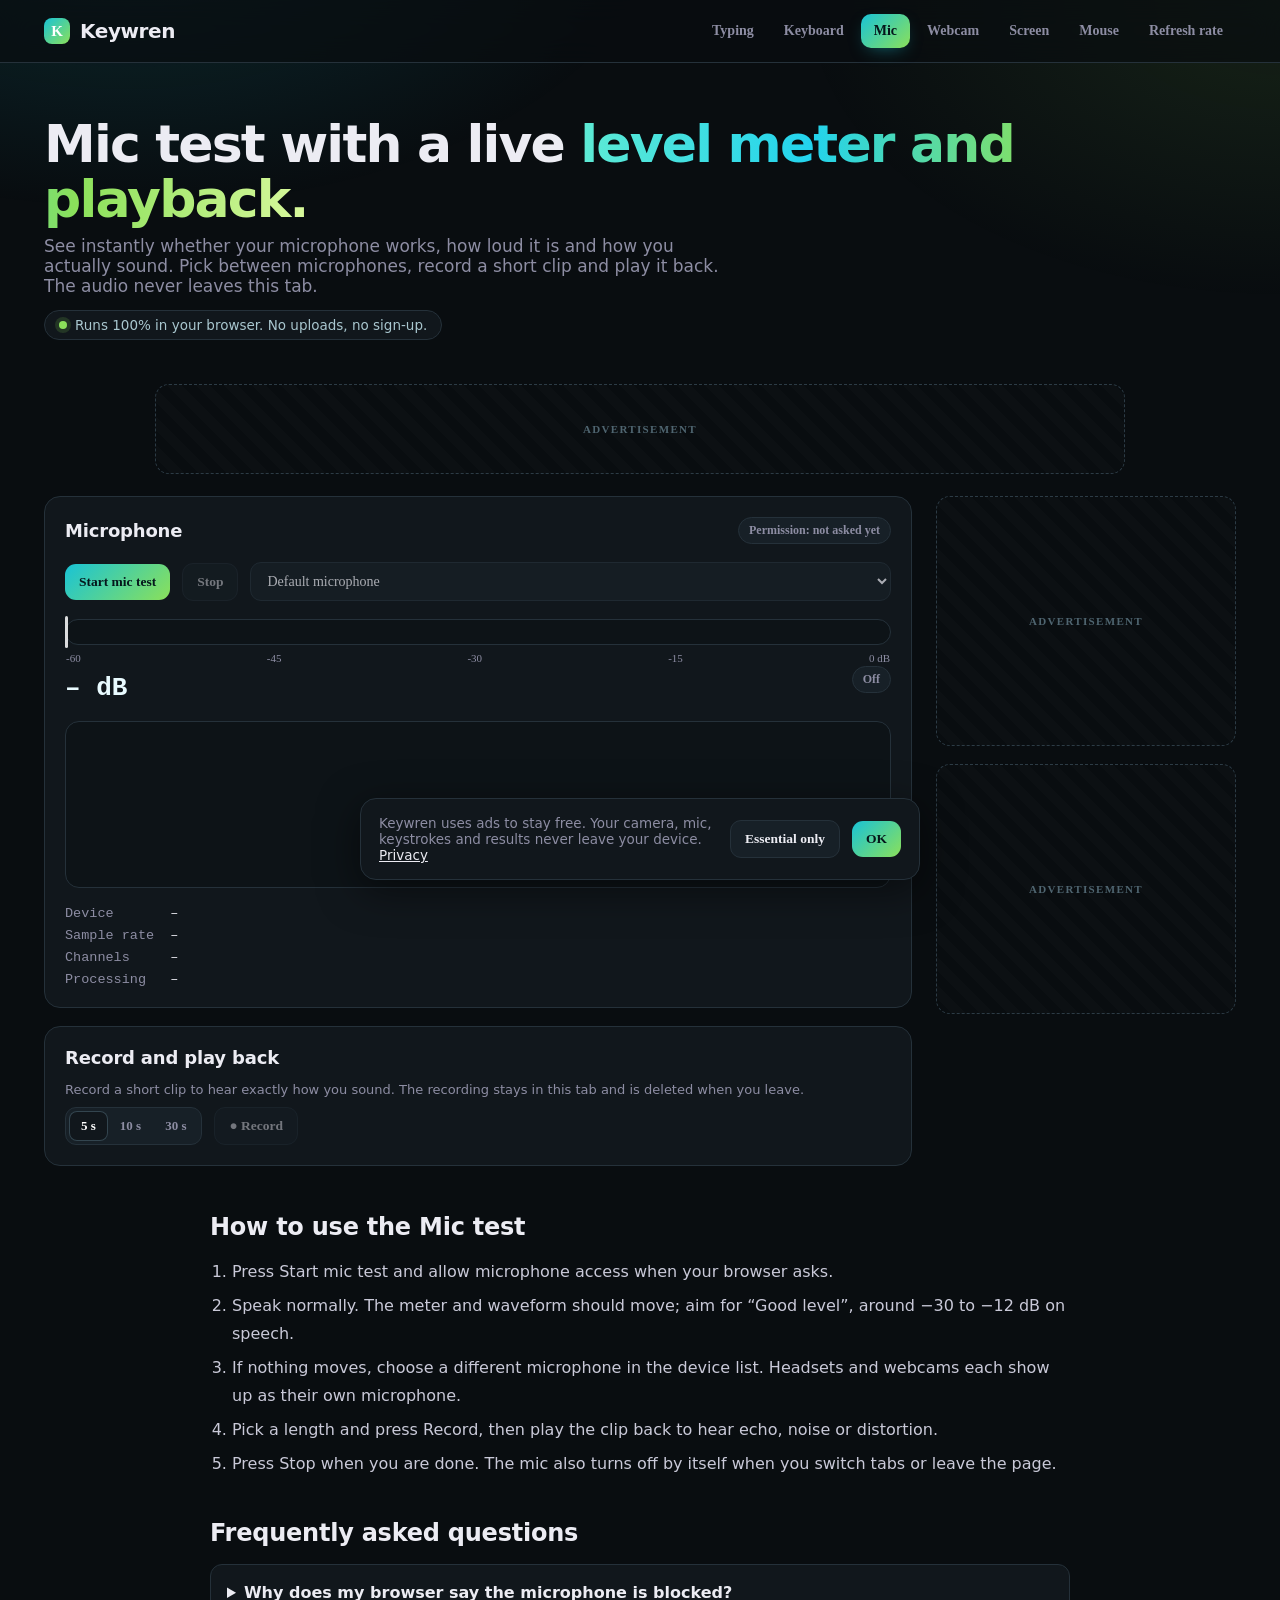
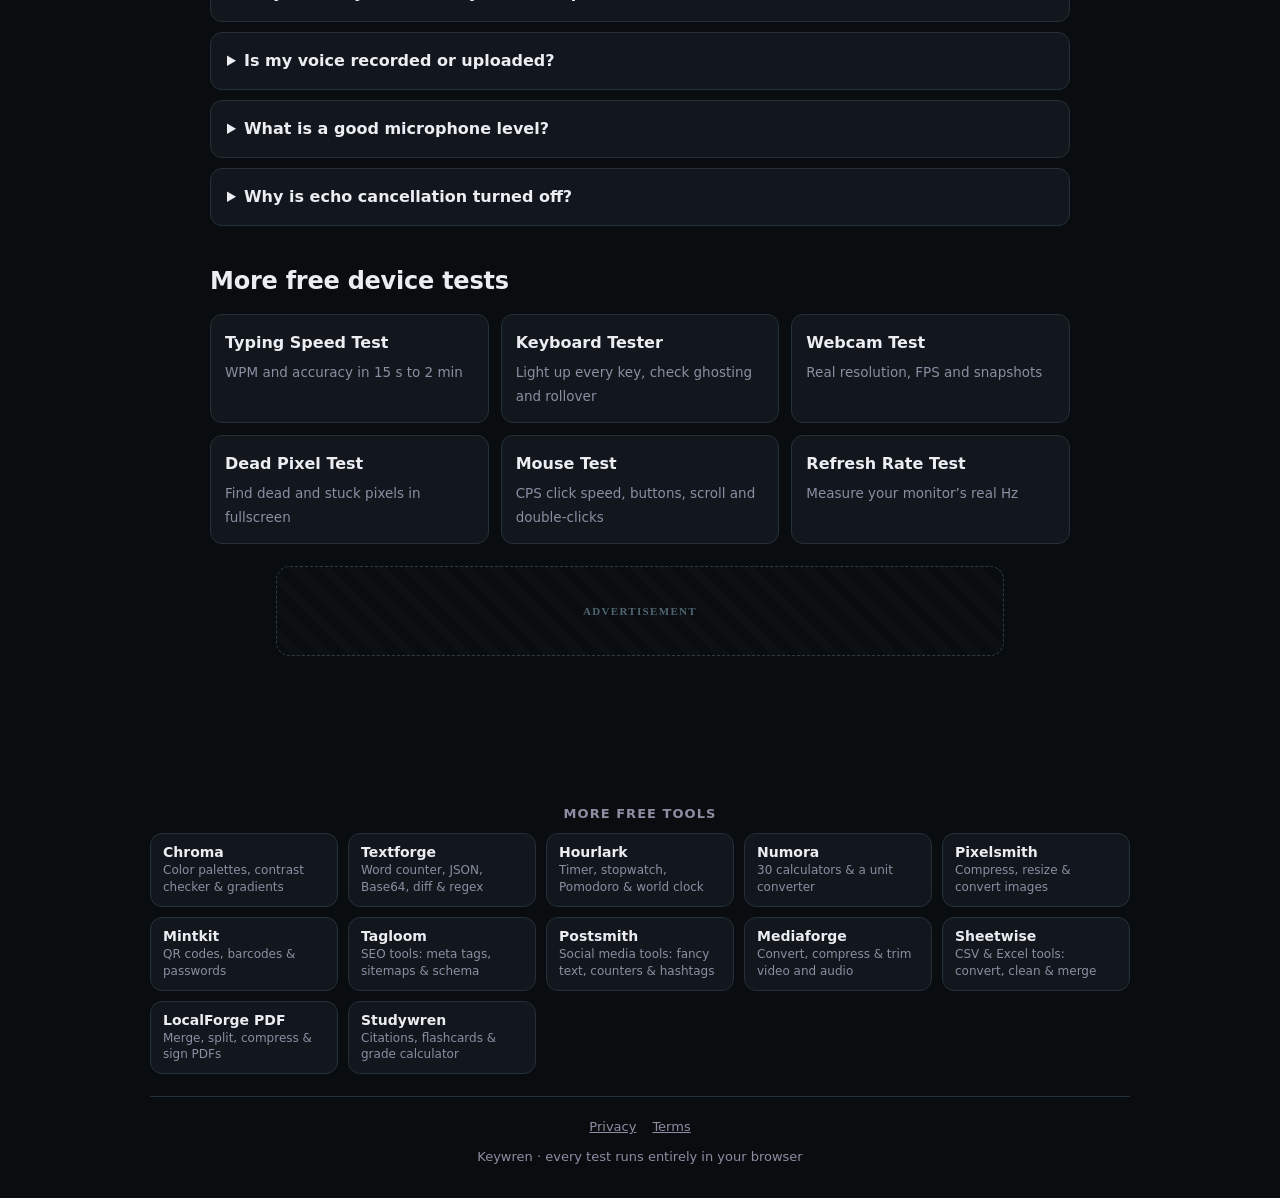
<file: mic-test/index.html>
<!DOCTYPE html>
<html lang="en">
<head>
<meta charset="UTF-8">
<meta http-equiv="Content-Security-Policy" content="default-src 'self'; script-src 'self'; style-src 'self' https://fonts.googleapis.com; font-src https://fonts.gstatic.com; img-src 'self' data: blob:; media-src 'self' blob: mediastream:; connect-src 'self'; object-src 'none'; base-uri 'self'; form-action 'none'; upgrade-insecure-requests">
<meta name="referrer" content="strict-origin-when-cross-origin">
<meta name="viewport" content="width=device-width, initial-scale=1.0">
<title>Mic Test: Check Your Microphone Online (Level &amp; Playback) | Keywren</title>
<meta name="description" content="Test your microphone online with a live level meter, waveform, device picker and a short recording you can play back. Audio never leaves your device.">
<meta name="theme-color" content="#090d10">
<link rel="canonical" href="https://cinch2108.github.io/keywren/mic-test/">
<link rel="icon" href="data:image/svg+xml,%3Csvg xmlns='http://www.w3.org/2000/svg' viewBox='0 0 32 32'%3E%3Cdefs%3E%3ClinearGradient id='g' x1='0' y1='0' x2='1' y2='1'%3E%3Cstop offset='0' stop-color='%2319c3d6'/%3E%3Cstop offset='1' stop-color='%238be05a'/%3E%3C/linearGradient%3E%3C/defs%3E%3Crect width='32' height='32' rx='9' fill='url(%23g)'/%3E%3Crect x='7' y='10' width='18' height='12' rx='2.5' fill='none' stroke='%2305161b' stroke-width='2.2'/%3E%3Cpath d='M11 14h2M15 14h2M19 14h2M12 18h8' stroke='%2305161b' stroke-width='2' stroke-linecap='round'/%3E%3C/svg%3E">
<meta property="og:type" content="website">
<meta property="og:site_name" content="Keywren">
<meta property="og:title" content="Mic Test: Check Your Microphone Online (Level &amp; Playback) | Keywren">
<meta property="og:description" content="Test your microphone online with a live level meter, waveform, device picker and a short recording you can play back. Audio never leaves your device.">
<meta property="og:url" content="https://cinch2108.github.io/keywren/mic-test/">
<meta name="twitter:card" content="summary_large_image">
<meta name="twitter:title" content="Mic Test: Check Your Microphone Online (Level &amp; Playback) | Keywren">
<meta name="twitter:description" content="Test your microphone online with a live level meter, waveform, device picker and a short recording you can play back. Audio never leaves your device.">
<script type="application/ld+json">{"@context":"https://schema.org","@type":"WebApplication","name":"Keywren","url":"https://cinch2108.github.io/keywren/mic-test/","applicationCategory":"UtilitiesApplication","operatingSystem":"Any","browserRequirements":"Requires JavaScript","offers":{"@type":"Offer","price":"0","priceCurrency":"USD"},"description":"Free typing speed test, keyboard tester, microphone test, webcam test, dead pixel and screen test, mouse and CPS test, and monitor refresh rate test. Everything runs locally in the browser."}</script>
<link rel="preconnect" href="https://fonts.googleapis.com">
<link rel="preconnect" href="https://fonts.gstatic.com" crossorigin>
<link href="https://fonts.googleapis.com/css2?family=Inter:wght@400;500;600;700;800&family=JetBrains+Mono:wght@400;500;600;700&display=swap" rel="stylesheet">
<link rel="stylesheet" href="../styles.css">
<script type="application/ld+json">{"@context": "https://schema.org", "@type": "FAQPage", "mainEntity": [{"@type": "Question", "name": "Why does my browser say the microphone is blocked?", "acceptedAnswer": {"@type": "Answer", "text": "You (or a setting) denied permission earlier. Click the lock or camera icon in the address bar, set Microphone to Allow for this site and press Start mic test again. On macOS, also check System Settings → Privacy & Security → Microphone."}}, {"@type": "Question", "name": "Is my voice recorded or uploaded?", "acceptedAnswer": {"@type": "Answer", "text": "No. The level meter and waveform are computed in your browser with the Web Audio API, and recordings are stored in memory in this tab only. Nothing is sent to a server, and the recording is deleted when you leave the page."}}, {"@type": "Question", "name": "What is a good microphone level?", "acceptedAnswer": {"@type": "Answer", "text": "For speech, peaks around −12 dB and an average around −20 to −30 dB are ideal. If the meter shows “Clipping” your voice will distort, so move back or lower the input gain. “Quiet” means people may struggle to hear you."}}, {"@type": "Question", "name": "Why is echo cancellation turned off?", "acceptedAnswer": {"@type": "Answer", "text": "Keywren asks for the raw microphone signal so you hear what the mic really picks up. Video call apps usually turn on echo cancellation, noise suppression and auto gain, so you may sound slightly different in a call."}}]}</script>
<script type="application/ld+json">{"@context": "https://schema.org", "@type": "BreadcrumbList", "itemListElement": [{"@type": "ListItem", "position": 1, "name": "Keywren", "item": "https://cinch2108.github.io/keywren/"}, {"@type": "ListItem", "position": 2, "name": "Mic Test", "item": "https://cinch2108.github.io/keywren/mic-test/"}]}</script>
</head>
<body data-page="mic">
<a class="skip" href="#main">Skip to tool</a>
<header><div class="nav">
  <a class="logo" href="../" aria-label="Keywren home"><i></i>Keywren</a>
  <nav class="tabs" id="tabs" aria-label="Tools"><a class="tab" href="../">Typing</a><a class="tab" href="../keyboard-tester/">Keyboard</a><a class="tab active" href="../mic-test/" aria-current="page">Mic</a><a class="tab" href="../webcam-test/">Webcam</a><a class="tab" href="../dead-pixel-test/">Screen</a><a class="tab" href="../mouse-test/">Mouse</a><a class="tab" href="../refresh-rate-test/">Refresh rate</a></nav>
</div></header>

<main id="main">
<section class="hero">
  <h1>Mic test with a live <span>level meter and playback.</span></h1>
  <p>See instantly whether your microphone works, how loud it is and how you actually sound. Pick between microphones, record a short clip and play it back. The audio never leaves this tab.</p>
  <p class="privacy-note"><span class="dot"></span>Runs 100% in your browser. No uploads, no sign-up.</p>
</section>
<!-- AD SLOT: top leaderboard 970x90 (responsive). Paste ad unit inside. -->
<div class="ad ad-leader" id="ad-top" data-ad-slot="top" aria-label="Advertisement"></div>
<div class="layout"><div class="content">



<section class="view active" id="v-mic" aria-label="Microphone test">
  <div class="card">
    <div class="row between"><h2 class="m0">Microphone</h2><span class="pill" id="mic-perm">Permission: not asked yet</span></div>
    <div class="row mt">
      <button type="button" class="btn primary" id="mic-start">Start mic test</button>
      <button type="button" class="btn" id="mic-stop" disabled>Stop</button>
      <select id="mic-dev" class="grow" disabled aria-label="Choose a microphone"><option value="">Default microphone</option></select>
    </div>
    <div class="msg mt2" id="mic-msg" role="status" hidden></div>
    <div class="meter mt" aria-hidden="true"><div class="meter-fill" id="mic-bar"></div><div class="meter-peak" id="mic-peak"></div><div class="meter-ticks"><span>-60</span><span>-45</span><span>-30</span><span>-15</span><span>0 dB</span></div></div>
    <div class="row between mt2"><span class="mono big-read" id="mic-db" aria-live="off">– dB</span><span class="pill" id="mic-state">Off</span></div>
    <canvas id="mic-wave" class="wave mt" width="1200" height="240" aria-label="Live waveform"></canvas>
    <dl class="kv mono mt" id="mic-info"><dt>Device</dt><dd id="mi-dev">–</dd><dt>Sample rate</dt><dd id="mi-rate">–</dd><dt>Channels</dt><dd id="mi-ch">–</dd><dt>Processing</dt><dd id="mi-proc">–</dd></dl>
  </div>
  <div class="card mt">
    <h2>Record and play back</h2>
    <p class="hint">Record a short clip to hear exactly how you sound. The recording stays in this tab and is deleted when you leave.</p>
    <div class="row mt2"><div class="seg" id="mic-len" role="group" aria-label="Recording length"><button type="button" data-s="5" class="on">5 s</button><button type="button" data-s="10">10 s</button><button type="button" data-s="30">30 s</button></div><button type="button" class="btn" id="mic-rec" disabled>● Record</button><span class="mono hint" id="mic-rec-t"></span></div>
    <div class="row mt2" id="mic-play" hidden><audio id="mic-audio" controls></audio><a class="btn sm" id="mic-dl" download="keywren-mic-test.webm" href="#">Download</a></div>
  </div>
</section>





</div>
<aside class="rail"><!-- AD SLOTS: sticky sidebar 300x250 x2 -->
<div class="ad ad-rect" id="ad-side-1" data-ad-slot="side-1" aria-label="Advertisement"></div><div class="ad ad-rect" id="ad-side-2" data-ad-slot="side-2" aria-label="Advertisement"></div></aside>
</div>
<article class="seo">
<h2>How to use the Mic test</h2>
<ol><li>Press Start mic test and allow microphone access when your browser asks.</li><li>Speak normally. The meter and waveform should move; aim for “Good level”, around −30 to −12 dB on speech.</li><li>If nothing moves, choose a different microphone in the device list. Headsets and webcams each show up as their own microphone.</li><li>Pick a length and press Record, then play the clip back to hear echo, noise or distortion.</li><li>Press Stop when you are done. The mic also turns off by itself when you switch tabs or leave the page.</li></ol>
<h2>Frequently asked questions</h2>
<details><summary>Why does my browser say the microphone is blocked?</summary><p>You (or a setting) denied permission earlier. Click the lock or camera icon in the address bar, set Microphone to Allow for this site and press Start mic test again. On macOS, also check System Settings → Privacy & Security → Microphone.</p></details><details><summary>Is my voice recorded or uploaded?</summary><p>No. The level meter and waveform are computed in your browser with the Web Audio API, and recordings are stored in memory in this tab only. Nothing is sent to a server, and the recording is deleted when you leave the page.</p></details><details><summary>What is a good microphone level?</summary><p>For speech, peaks around −12 dB and an average around −20 to −30 dB are ideal. If the meter shows “Clipping” your voice will distort, so move back or lower the input gain. “Quiet” means people may struggle to hear you.</p></details><details><summary>Why is echo cancellation turned off?</summary><p>Keywren asks for the raw microphone signal so you hear what the mic really picks up. Video call apps usually turn on echo cancellation, noise suppression and auto gain, so you may sound slightly different in a call.</p></details>
<h2>More free device tests</h2>
<div class="toollinks"><a href="../">Typing Speed Test<span>WPM and accuracy in 15 s to 2 min</span></a><a href="../keyboard-tester/">Keyboard Tester<span>Light up every key, check ghosting and rollover</span></a><a href="../webcam-test/">Webcam Test<span>Real resolution, FPS and snapshots</span></a><a href="../dead-pixel-test/">Dead Pixel Test<span>Find dead and stuck pixels in fullscreen</span></a><a href="../mouse-test/">Mouse Test<span>CPS click speed, buttons, scroll and double-clicks</span></a><a href="../refresh-rate-test/">Refresh Rate Test<span>Measure your monitor’s real Hz</span></a></div>
</article>
<!-- AD SLOT: footer 728x90 -->
<div class="ad ad-foot" id="ad-foot" data-ad-slot="foot" aria-label="Advertisement"></div>
</main>
<div class="toast" id="toast" role="status" aria-live="polite"></div>
<div class="consent" id="consent" role="dialog" aria-label="Cookie notice"><span>Keywren uses ads to stay free. Your camera, mic, keystrokes and results never leave your device. <a href="../privacy.html">Privacy</a></span><button type="button" class="btn" id="c-no">Essential only</button><button type="button" class="btn primary" id="c-yes">OK</button></div>
<footer><!--team--><nav class="more-tools" aria-label="More free tools"><h2>More free tools</h2><ul><li><a href="https://cinch2108.github.io/chroma/" rel="noopener">Chroma</a><span>Color palettes, contrast checker &amp; gradients</span></li><li><a href="https://cinch2108.github.io/textforge/" rel="noopener">Textforge</a><span>Word counter, JSON, Base64, diff &amp; regex</span></li><li><a href="https://cinch2108.github.io/hourlark/" rel="noopener">Hourlark</a><span>Timer, stopwatch, Pomodoro &amp; world clock</span></li><li><a href="https://cinch2108.github.io/numora/" rel="noopener">Numora</a><span>30 calculators &amp; a unit converter</span></li><li><a href="https://cinch2108.github.io/pixelsmith/" rel="noopener">Pixelsmith</a><span>Compress, resize &amp; convert images</span></li><li><a href="https://cinch2108.github.io/mintkit/" rel="noopener">Mintkit</a><span>QR codes, barcodes &amp; passwords</span></li><li><a href="https://cinch2108.github.io/tagloom/" rel="noopener">Tagloom</a><span>SEO tools: meta tags, sitemaps &amp; schema</span></li><li><a href="https://cinch2108.github.io/postsmith/" rel="noopener">Postsmith</a><span>Social media tools: fancy text, counters &amp; hashtags</span></li><li><a href="https://cinch2108.github.io/mediaforge/" rel="noopener">Mediaforge</a><span>Convert, compress &amp; trim video and audio</span></li><li><a href="https://cinch2108.github.io/datakit/" rel="noopener">Sheetwise</a><span>CSV &amp; Excel tools: convert, clean &amp; merge</span></li><li><a href="https://cinch2108.github.io/" rel="noopener">LocalForge PDF</a><span>Merge, split, compress &amp; sign PDFs</span></li><li><a href="https://cinch2108.github.io/studywren/" rel="noopener">Studywren</a><span>Citations, flashcards &amp; grade calculator</span></li></ul></nav><!--/team--><div class="footlinks"><a href="../privacy.html">Privacy</a><a href="../terms.html">Terms</a></div><br>Keywren · every test runs entirely in your browser</footer>

<script src="../app.js" defer></script>
</body>
</html>
</file>
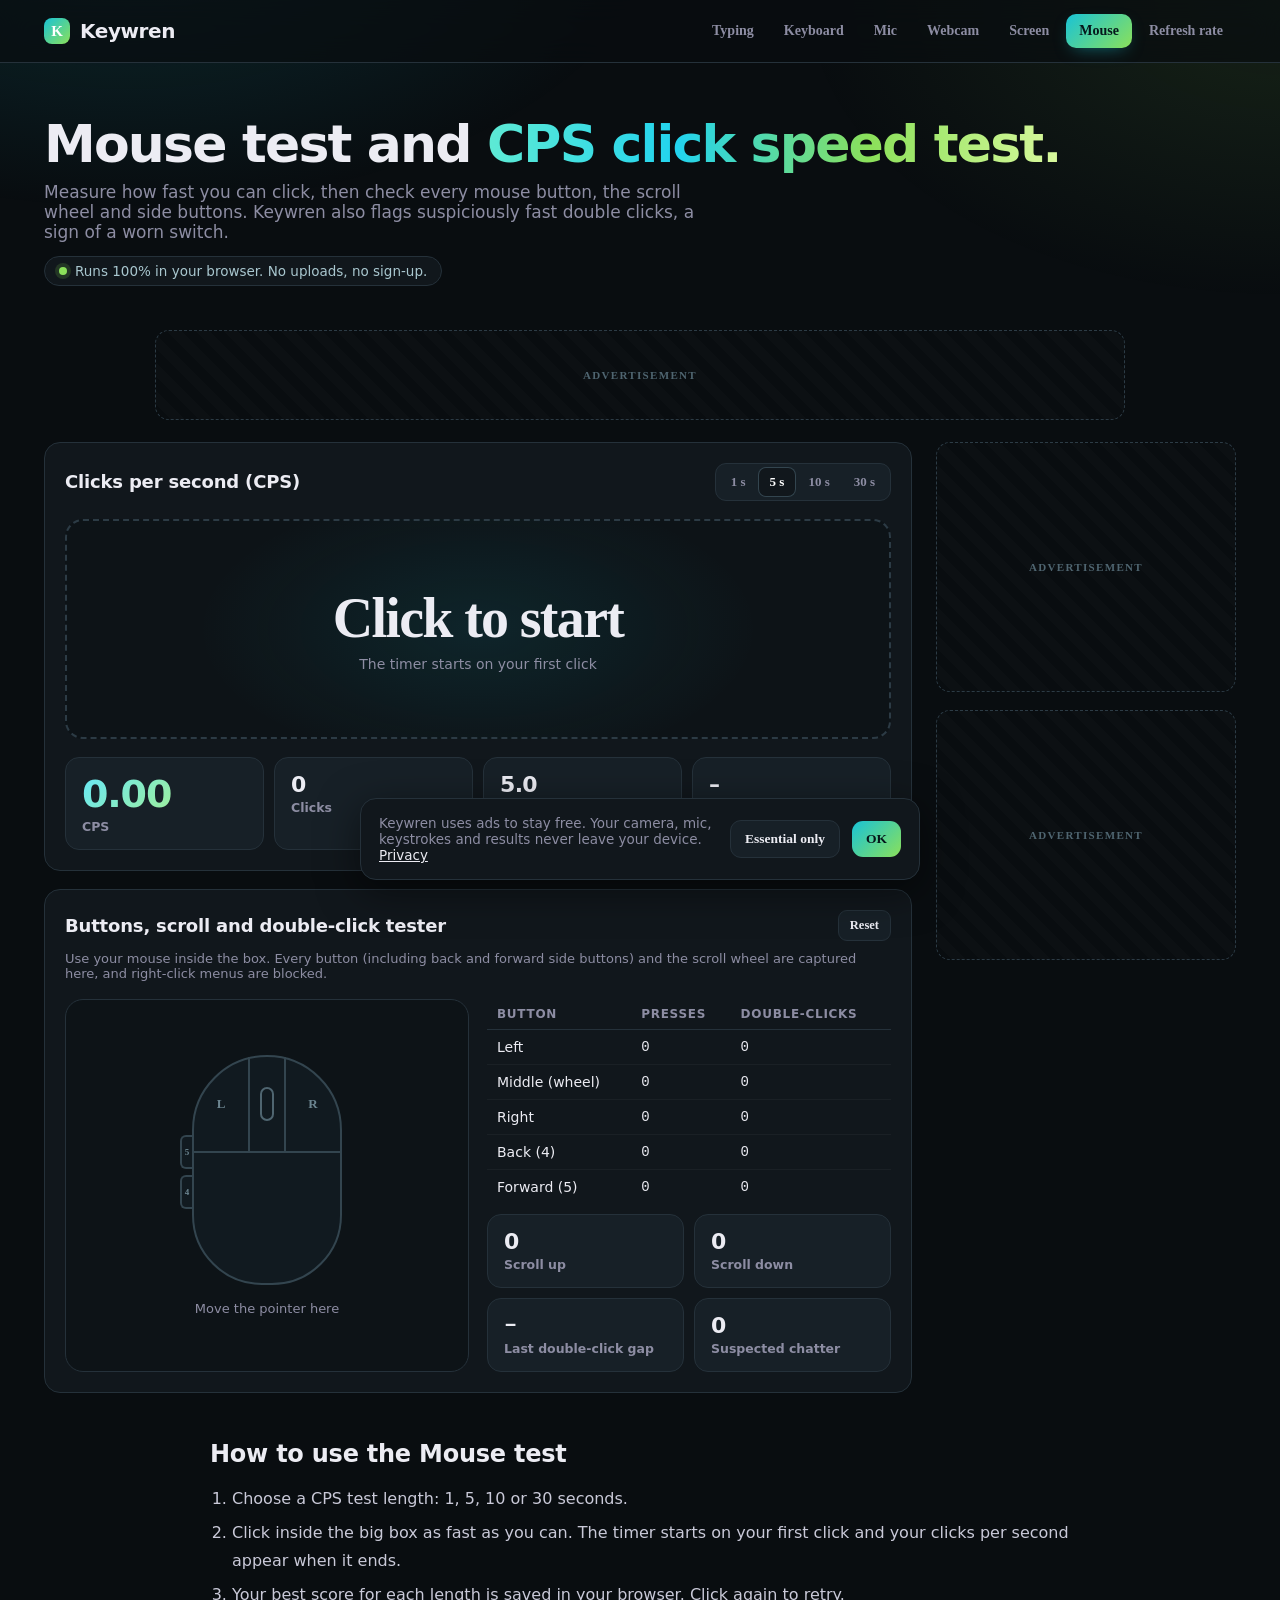
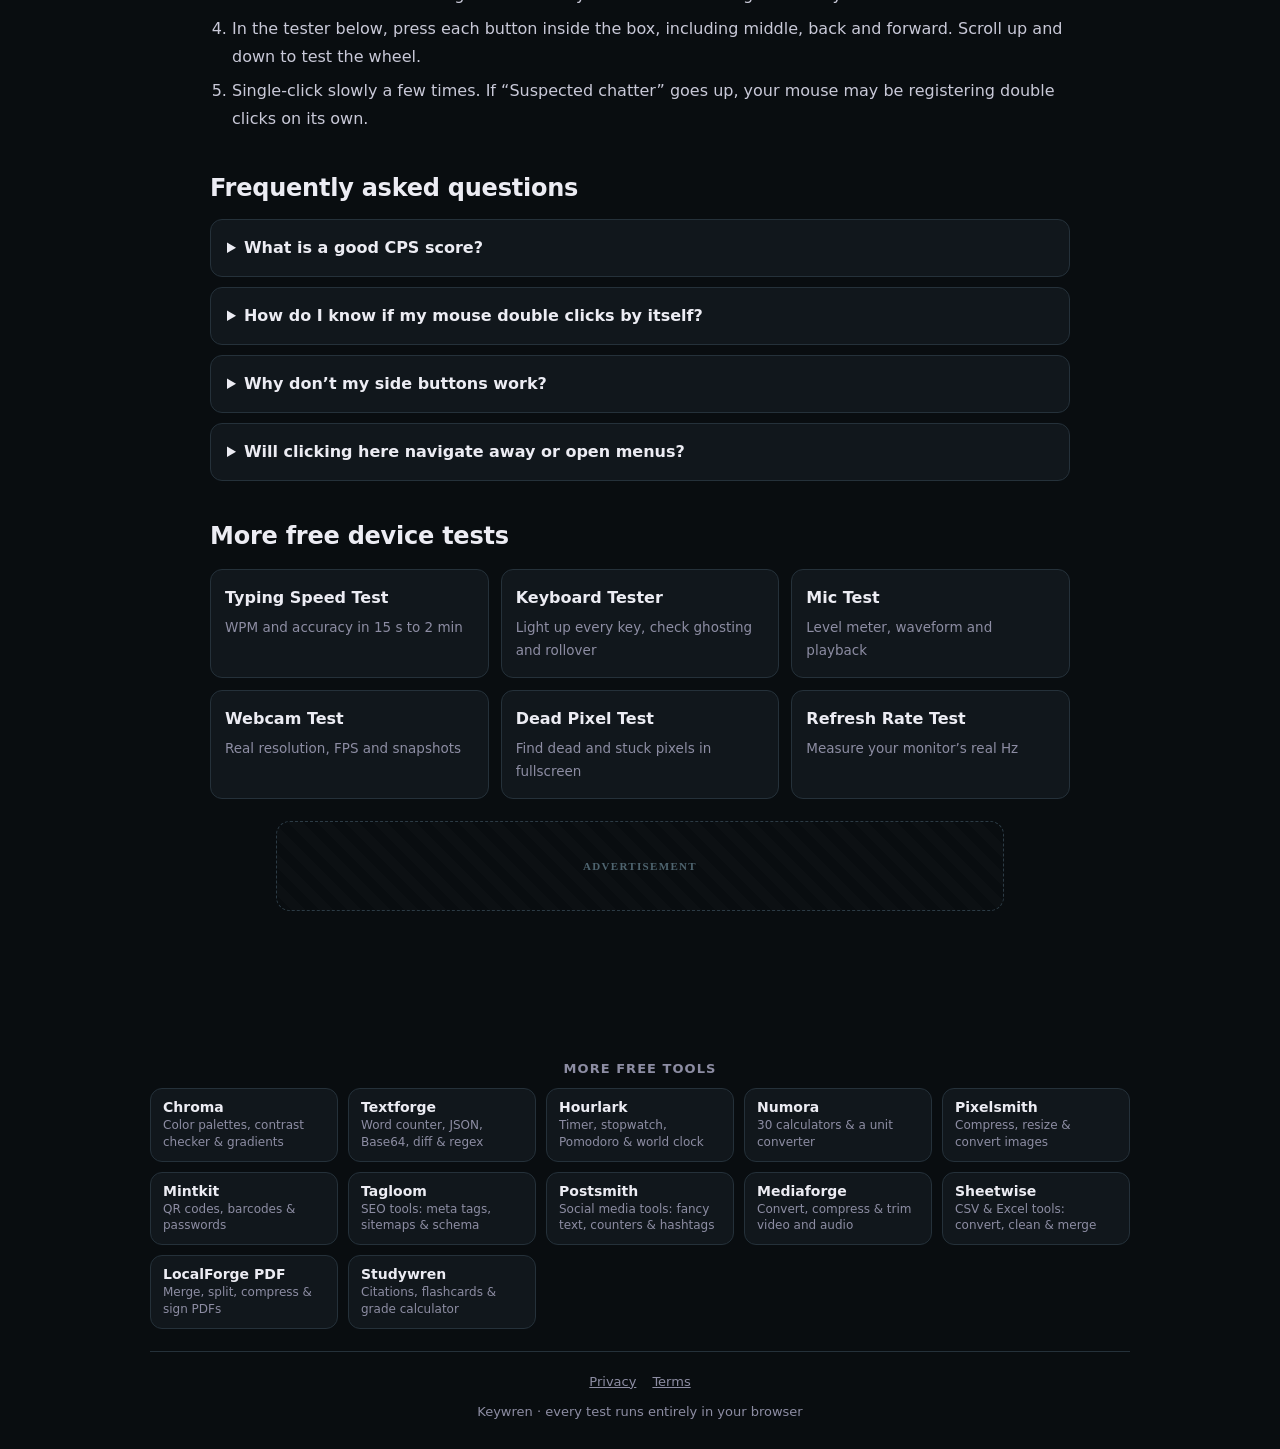
<file: mouse-test/index.html>
<!DOCTYPE html>
<html lang="en">
<head>
<meta charset="UTF-8">
<meta http-equiv="Content-Security-Policy" content="default-src 'self'; script-src 'self'; style-src 'self' https://fonts.googleapis.com; font-src https://fonts.gstatic.com; img-src 'self' data: blob:; media-src 'self' blob: mediastream:; connect-src 'self'; object-src 'none'; base-uri 'self'; form-action 'none'; upgrade-insecure-requests">
<meta name="referrer" content="strict-origin-when-cross-origin">
<meta name="viewport" content="width=device-width, initial-scale=1.0">
<title>Mouse Test: CPS Click Speed, Buttons, Scroll &amp; Double-Click | Keywren</title>
<meta name="description" content="Free mouse test: a clicks-per-second (CPS) test with 1, 5, 10 and 30 second modes, plus a button, scroll wheel and double-click tester that spots chattering switches.">
<meta name="theme-color" content="#090d10">
<link rel="canonical" href="https://cinch2108.github.io/keywren/mouse-test/">
<link rel="icon" href="data:image/svg+xml,%3Csvg xmlns='http://www.w3.org/2000/svg' viewBox='0 0 32 32'%3E%3Cdefs%3E%3ClinearGradient id='g' x1='0' y1='0' x2='1' y2='1'%3E%3Cstop offset='0' stop-color='%2319c3d6'/%3E%3Cstop offset='1' stop-color='%238be05a'/%3E%3C/linearGradient%3E%3C/defs%3E%3Crect width='32' height='32' rx='9' fill='url(%23g)'/%3E%3Crect x='7' y='10' width='18' height='12' rx='2.5' fill='none' stroke='%2305161b' stroke-width='2.2'/%3E%3Cpath d='M11 14h2M15 14h2M19 14h2M12 18h8' stroke='%2305161b' stroke-width='2' stroke-linecap='round'/%3E%3C/svg%3E">
<meta property="og:type" content="website">
<meta property="og:site_name" content="Keywren">
<meta property="og:title" content="Mouse Test: CPS Click Speed, Buttons, Scroll &amp; Double-Click | Keywren">
<meta property="og:description" content="Free mouse test: a clicks-per-second (CPS) test with 1, 5, 10 and 30 second modes, plus a button, scroll wheel and double-click tester that spots chattering switches.">
<meta property="og:url" content="https://cinch2108.github.io/keywren/mouse-test/">
<meta name="twitter:card" content="summary_large_image">
<meta name="twitter:title" content="Mouse Test: CPS Click Speed, Buttons, Scroll &amp; Double-Click | Keywren">
<meta name="twitter:description" content="Free mouse test: a clicks-per-second (CPS) test with 1, 5, 10 and 30 second modes, plus a button, scroll wheel and double-click tester that spots chattering switches.">
<script type="application/ld+json">{"@context":"https://schema.org","@type":"WebApplication","name":"Keywren","url":"https://cinch2108.github.io/keywren/mouse-test/","applicationCategory":"UtilitiesApplication","operatingSystem":"Any","browserRequirements":"Requires JavaScript","offers":{"@type":"Offer","price":"0","priceCurrency":"USD"},"description":"Free typing speed test, keyboard tester, microphone test, webcam test, dead pixel and screen test, mouse and CPS test, and monitor refresh rate test. Everything runs locally in the browser."}</script>
<link rel="preconnect" href="https://fonts.googleapis.com">
<link rel="preconnect" href="https://fonts.gstatic.com" crossorigin>
<link href="https://fonts.googleapis.com/css2?family=Inter:wght@400;500;600;700;800&family=JetBrains+Mono:wght@400;500;600;700&display=swap" rel="stylesheet">
<link rel="stylesheet" href="../styles.css">
<script type="application/ld+json">{"@context": "https://schema.org", "@type": "FAQPage", "mainEntity": [{"@type": "Question", "name": "What is a good CPS score?", "acceptedAnswer": {"@type": "Answer", "text": "Most people click 6–7 times per second. 8–10 CPS is fast, and advanced techniques like jitter clicking or butterfly clicking can reach 12–20 CPS. Short tests give higher numbers than 30-second tests because your hand tires."}}, {"@type": "Question", "name": "How do I know if my mouse double clicks by itself?", "acceptedAnswer": {"@type": "Answer", "text": "Click once, slowly, many times in the tester. A healthy switch registers one press per click. If Keywren sees two presses of the same button less than 80 ms apart, it counts it as suspected chatter, which usually means the switch is wearing out."}}, {"@type": "Question", "name": "Why don’t my side buttons work?", "acceptedAnswer": {"@type": "Answer", "text": "Back and forward buttons are buttons 4 and 5. Some mice need their own software to send them, and some are remapped to keyboard shortcuts. If the tester shows nothing, check your mouse software or try another USB port."}}, {"@type": "Question", "name": "Will clicking here navigate away or open menus?", "acceptedAnswer": {"@type": "Answer", "text": "No. Inside the test boxes, right-click menus, middle-click scrolling and back/forward navigation are blocked so you can test every button safely."}}]}</script>
<script type="application/ld+json">{"@context": "https://schema.org", "@type": "BreadcrumbList", "itemListElement": [{"@type": "ListItem", "position": 1, "name": "Keywren", "item": "https://cinch2108.github.io/keywren/"}, {"@type": "ListItem", "position": 2, "name": "Mouse Test", "item": "https://cinch2108.github.io/keywren/mouse-test/"}]}</script>
</head>
<body data-page="mouse">
<a class="skip" href="#main">Skip to tool</a>
<header><div class="nav">
  <a class="logo" href="../" aria-label="Keywren home"><i></i>Keywren</a>
  <nav class="tabs" id="tabs" aria-label="Tools"><a class="tab" href="../">Typing</a><a class="tab" href="../keyboard-tester/">Keyboard</a><a class="tab" href="../mic-test/">Mic</a><a class="tab" href="../webcam-test/">Webcam</a><a class="tab" href="../dead-pixel-test/">Screen</a><a class="tab active" href="../mouse-test/" aria-current="page">Mouse</a><a class="tab" href="../refresh-rate-test/">Refresh rate</a></nav>
</div></header>

<main id="main">
<section class="hero">
  <h1>Mouse test and <span>CPS click speed test.</span></h1>
  <p>Measure how fast you can click, then check every mouse button, the scroll wheel and side buttons. Keywren also flags suspiciously fast double clicks, a sign of a worn switch.</p>
  <p class="privacy-note"><span class="dot"></span>Runs 100% in your browser. No uploads, no sign-up.</p>
</section>
<!-- AD SLOT: top leaderboard 970x90 (responsive). Paste ad unit inside. -->
<div class="ad ad-leader" id="ad-top" data-ad-slot="top" aria-label="Advertisement"></div>
<div class="layout"><div class="content">






<section class="view active" id="v-mouse" aria-label="Mouse and CPS test">
  <div class="card">
    <div class="row between"><h2 class="m0">Clicks per second (CPS)</h2><div class="seg" id="cps-mode" role="group" aria-label="Test length"><button type="button" data-s="1">1 s</button><button type="button" data-s="5" class="on">5 s</button><button type="button" data-s="10">10 s</button><button type="button" data-s="30">30 s</button></div></div>
    <div class="cps-area mt" id="cps-area" role="button" tabindex="0" aria-label="Click here as fast as you can"><b id="cps-big">Click to start</b><span id="cps-sub">The timer starts on your first click</span></div>
    <div class="stats4 mt">
      <div class="stat hero-stat"><b id="cps-val">0.00</b><span>CPS</span></div>
      <div class="stat"><b id="cps-clicks">0</b><span>Clicks</span></div>
      <div class="stat"><b id="cps-time">5.0</b><span>Seconds left</span></div>
      <div class="stat"><b id="cps-best">–</b><span>Best (this length)</span></div>
    </div>
  </div>
  <div class="card mt">
    <div class="row between"><h2 class="m0">Buttons, scroll and double-click tester</h2><button type="button" class="btn sm" id="mb-reset">Reset</button></div>
    <p class="hint mt2">Use your mouse inside the box. Every button (including back and forward side buttons) and the scroll wheel are captured here, and right-click menus are blocked.</p>
    <div class="mb-grid mt">
      <div class="mb-area" id="mb-area" aria-label="Mouse test area">
        <div class="mouse" aria-hidden="true"><div class="mz mz-0" id="mz-0">L</div><div class="mz mz-1" id="mz-1"><i class="wheel" id="mz-wheel"></i></div><div class="mz mz-2" id="mz-2">R</div><div class="mz mz-3" id="mz-3">4</div><div class="mz mz-4" id="mz-4">5</div></div>
        <span class="hint" id="mb-pos">Move the pointer here</span>
      </div>
      <div>
        <table class="tbl" id="mb-table"><thead><tr><th>Button</th><th>Presses</th><th>Double-clicks</th></tr></thead><tbody></tbody></table>
        <div class="stats2 mt2">
          <div class="stat"><b id="mb-up">0</b><span>Scroll up</span></div>
          <div class="stat"><b id="mb-down">0</b><span>Scroll down</span></div>
          <div class="stat"><b id="mb-int" class="mono">–</b><span>Last double-click gap</span></div>
          <div class="stat"><b id="mb-chat">0</b><span>Suspected chatter</span></div>
        </div>
        <p class="msg mt2" id="mb-warn" hidden></p>
      </div>
    </div>
  </div>
</section>


</div>
<aside class="rail"><!-- AD SLOTS: sticky sidebar 300x250 x2 -->
<div class="ad ad-rect" id="ad-side-1" data-ad-slot="side-1" aria-label="Advertisement"></div><div class="ad ad-rect" id="ad-side-2" data-ad-slot="side-2" aria-label="Advertisement"></div></aside>
</div>
<article class="seo">
<h2>How to use the Mouse test</h2>
<ol><li>Choose a CPS test length: 1, 5, 10 or 30 seconds.</li><li>Click inside the big box as fast as you can. The timer starts on your first click and your clicks per second appear when it ends.</li><li>Your best score for each length is saved in your browser. Click again to retry.</li><li>In the tester below, press each button inside the box, including middle, back and forward. Scroll up and down to test the wheel.</li><li>Single-click slowly a few times. If “Suspected chatter” goes up, your mouse may be registering double clicks on its own.</li></ol>
<h2>Frequently asked questions</h2>
<details><summary>What is a good CPS score?</summary><p>Most people click 6–7 times per second. 8–10 CPS is fast, and advanced techniques like jitter clicking or butterfly clicking can reach 12–20 CPS. Short tests give higher numbers than 30-second tests because your hand tires.</p></details><details><summary>How do I know if my mouse double clicks by itself?</summary><p>Click once, slowly, many times in the tester. A healthy switch registers one press per click. If Keywren sees two presses of the same button less than 80 ms apart, it counts it as suspected chatter, which usually means the switch is wearing out.</p></details><details><summary>Why don’t my side buttons work?</summary><p>Back and forward buttons are buttons 4 and 5. Some mice need their own software to send them, and some are remapped to keyboard shortcuts. If the tester shows nothing, check your mouse software or try another USB port.</p></details><details><summary>Will clicking here navigate away or open menus?</summary><p>No. Inside the test boxes, right-click menus, middle-click scrolling and back/forward navigation are blocked so you can test every button safely.</p></details>
<h2>More free device tests</h2>
<div class="toollinks"><a href="../">Typing Speed Test<span>WPM and accuracy in 15 s to 2 min</span></a><a href="../keyboard-tester/">Keyboard Tester<span>Light up every key, check ghosting and rollover</span></a><a href="../mic-test/">Mic Test<span>Level meter, waveform and playback</span></a><a href="../webcam-test/">Webcam Test<span>Real resolution, FPS and snapshots</span></a><a href="../dead-pixel-test/">Dead Pixel Test<span>Find dead and stuck pixels in fullscreen</span></a><a href="../refresh-rate-test/">Refresh Rate Test<span>Measure your monitor’s real Hz</span></a></div>
</article>
<!-- AD SLOT: footer 728x90 -->
<div class="ad ad-foot" id="ad-foot" data-ad-slot="foot" aria-label="Advertisement"></div>
</main>
<div class="toast" id="toast" role="status" aria-live="polite"></div>
<div class="consent" id="consent" role="dialog" aria-label="Cookie notice"><span>Keywren uses ads to stay free. Your camera, mic, keystrokes and results never leave your device. <a href="../privacy.html">Privacy</a></span><button type="button" class="btn" id="c-no">Essential only</button><button type="button" class="btn primary" id="c-yes">OK</button></div>
<footer><!--team--><nav class="more-tools" aria-label="More free tools"><h2>More free tools</h2><ul><li><a href="https://cinch2108.github.io/chroma/" rel="noopener">Chroma</a><span>Color palettes, contrast checker &amp; gradients</span></li><li><a href="https://cinch2108.github.io/textforge/" rel="noopener">Textforge</a><span>Word counter, JSON, Base64, diff &amp; regex</span></li><li><a href="https://cinch2108.github.io/hourlark/" rel="noopener">Hourlark</a><span>Timer, stopwatch, Pomodoro &amp; world clock</span></li><li><a href="https://cinch2108.github.io/numora/" rel="noopener">Numora</a><span>30 calculators &amp; a unit converter</span></li><li><a href="https://cinch2108.github.io/pixelsmith/" rel="noopener">Pixelsmith</a><span>Compress, resize &amp; convert images</span></li><li><a href="https://cinch2108.github.io/mintkit/" rel="noopener">Mintkit</a><span>QR codes, barcodes &amp; passwords</span></li><li><a href="https://cinch2108.github.io/tagloom/" rel="noopener">Tagloom</a><span>SEO tools: meta tags, sitemaps &amp; schema</span></li><li><a href="https://cinch2108.github.io/postsmith/" rel="noopener">Postsmith</a><span>Social media tools: fancy text, counters &amp; hashtags</span></li><li><a href="https://cinch2108.github.io/mediaforge/" rel="noopener">Mediaforge</a><span>Convert, compress &amp; trim video and audio</span></li><li><a href="https://cinch2108.github.io/datakit/" rel="noopener">Sheetwise</a><span>CSV &amp; Excel tools: convert, clean &amp; merge</span></li><li><a href="https://cinch2108.github.io/" rel="noopener">LocalForge PDF</a><span>Merge, split, compress &amp; sign PDFs</span></li><li><a href="https://cinch2108.github.io/studywren/" rel="noopener">Studywren</a><span>Citations, flashcards &amp; grade calculator</span></li></ul></nav><!--/team--><div class="footlinks"><a href="../privacy.html">Privacy</a><a href="../terms.html">Terms</a></div><br>Keywren · every test runs entirely in your browser</footer>

<script src="../app.js" defer></script>
</body>
</html>
</file>
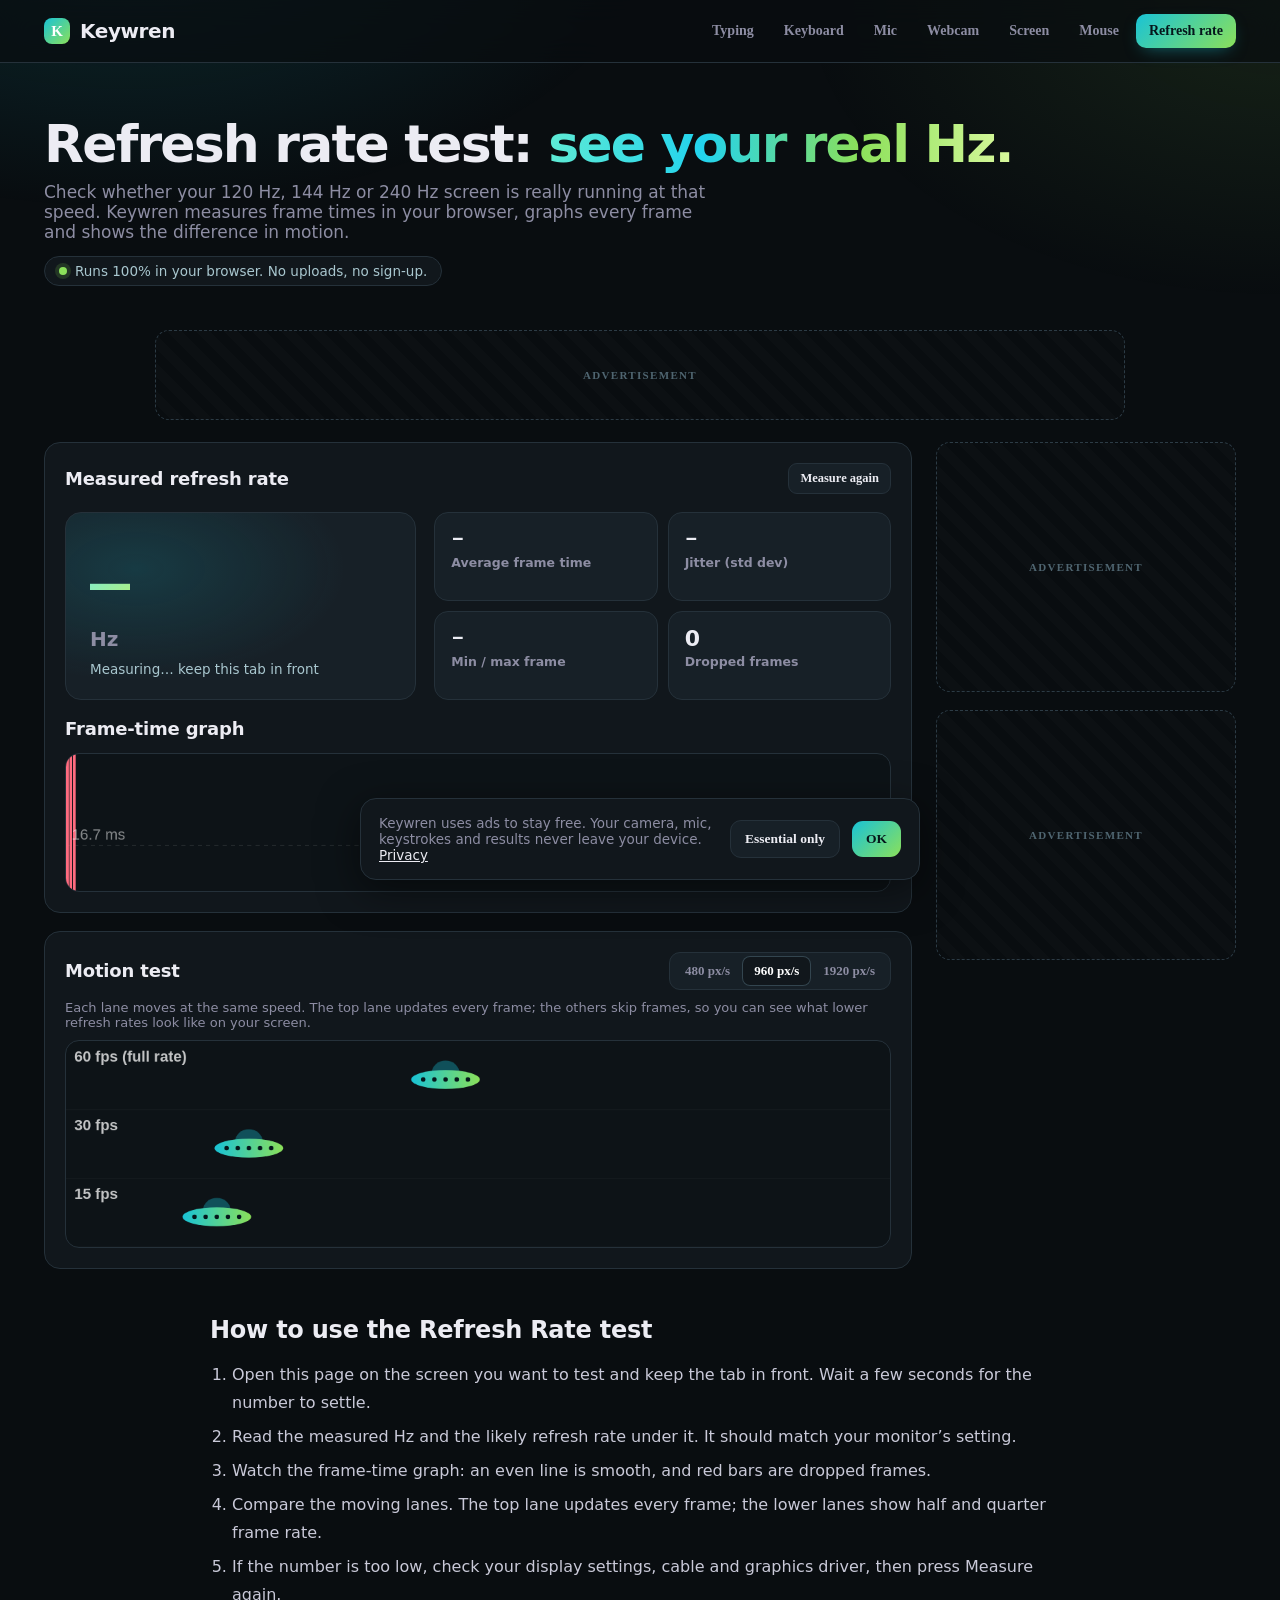
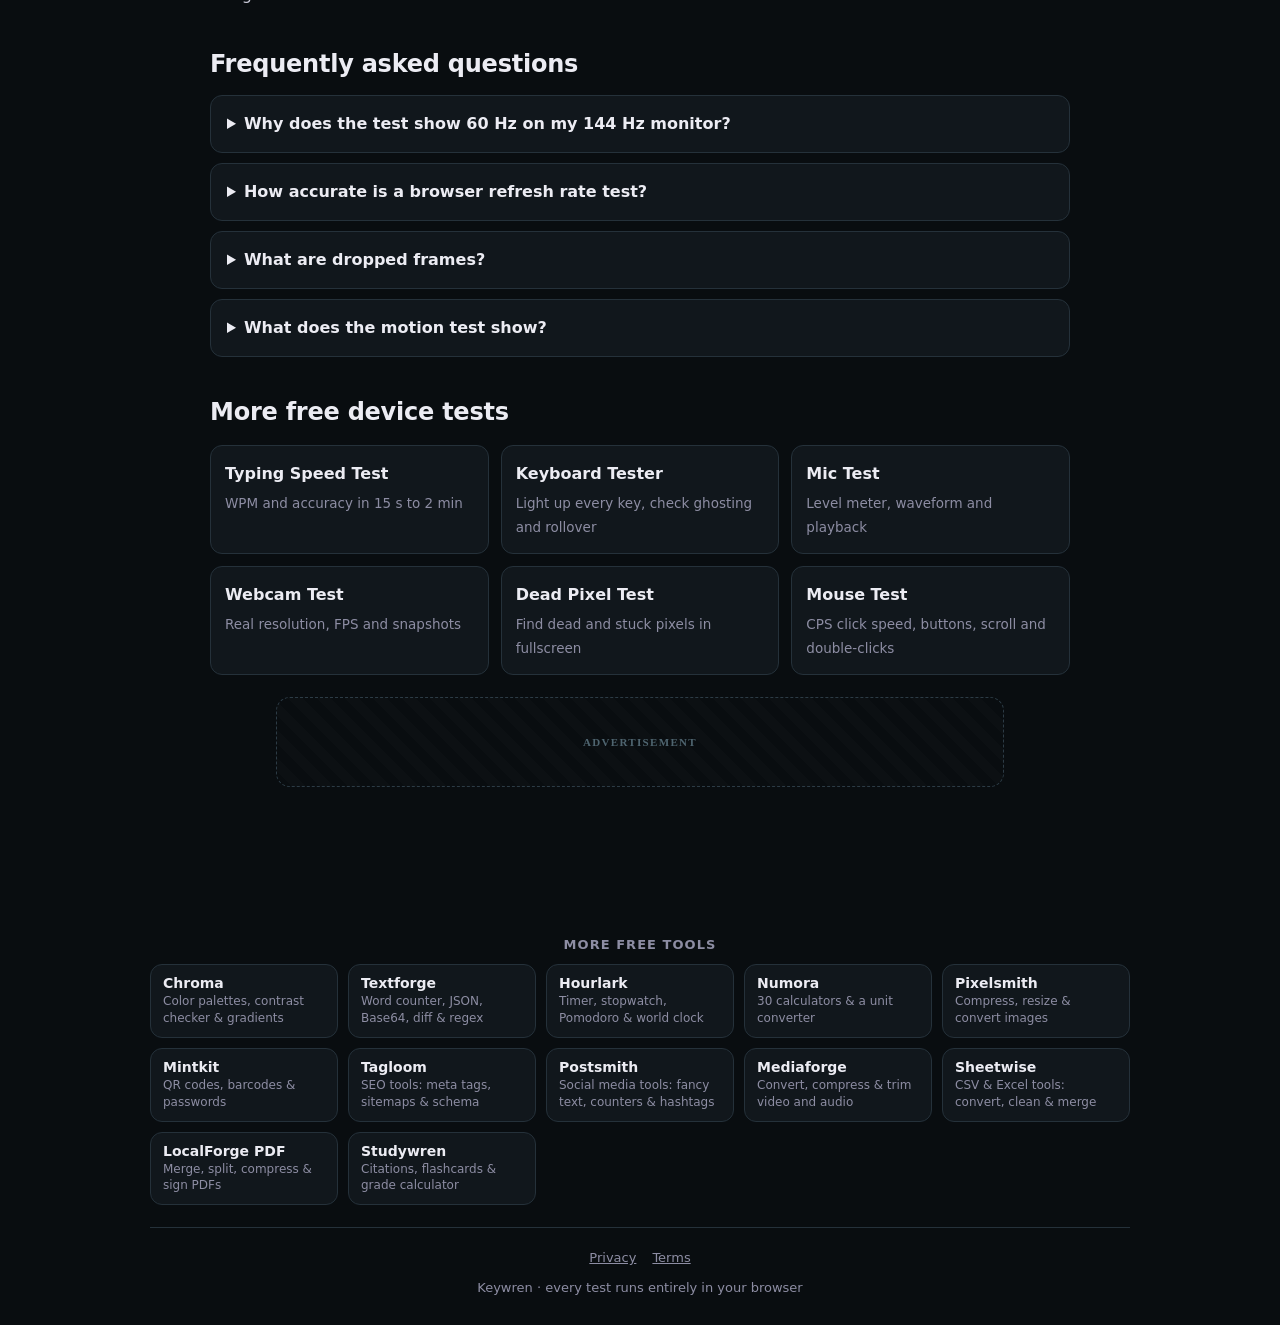
<file: refresh-rate-test/index.html>
<!DOCTYPE html>
<html lang="en">
<head>
<meta charset="UTF-8">
<meta http-equiv="Content-Security-Policy" content="default-src 'self'; script-src 'self'; style-src 'self' https://fonts.googleapis.com; font-src https://fonts.gstatic.com; img-src 'self' data: blob:; media-src 'self' blob: mediastream:; connect-src 'self'; object-src 'none'; base-uri 'self'; form-action 'none'; upgrade-insecure-requests">
<meta name="referrer" content="strict-origin-when-cross-origin">
<meta name="viewport" content="width=device-width, initial-scale=1.0">
<title>Refresh Rate Test: Check Your Monitor Hz &amp; Frame Times | Keywren</title>
<meta name="description" content="Measure your monitor’s real refresh rate in Hz, see a live frame-time graph with dropped frames, and compare motion at full, half and quarter frame rate.">
<meta name="theme-color" content="#090d10">
<link rel="canonical" href="https://cinch2108.github.io/keywren/refresh-rate-test/">
<link rel="icon" href="data:image/svg+xml,%3Csvg xmlns='http://www.w3.org/2000/svg' viewBox='0 0 32 32'%3E%3Cdefs%3E%3ClinearGradient id='g' x1='0' y1='0' x2='1' y2='1'%3E%3Cstop offset='0' stop-color='%2319c3d6'/%3E%3Cstop offset='1' stop-color='%238be05a'/%3E%3C/linearGradient%3E%3C/defs%3E%3Crect width='32' height='32' rx='9' fill='url(%23g)'/%3E%3Crect x='7' y='10' width='18' height='12' rx='2.5' fill='none' stroke='%2305161b' stroke-width='2.2'/%3E%3Cpath d='M11 14h2M15 14h2M19 14h2M12 18h8' stroke='%2305161b' stroke-width='2' stroke-linecap='round'/%3E%3C/svg%3E">
<meta property="og:type" content="website">
<meta property="og:site_name" content="Keywren">
<meta property="og:title" content="Refresh Rate Test: Check Your Monitor Hz &amp; Frame Times | Keywren">
<meta property="og:description" content="Measure your monitor’s real refresh rate in Hz, see a live frame-time graph with dropped frames, and compare motion at full, half and quarter frame rate.">
<meta property="og:url" content="https://cinch2108.github.io/keywren/refresh-rate-test/">
<meta name="twitter:card" content="summary_large_image">
<meta name="twitter:title" content="Refresh Rate Test: Check Your Monitor Hz &amp; Frame Times | Keywren">
<meta name="twitter:description" content="Measure your monitor’s real refresh rate in Hz, see a live frame-time graph with dropped frames, and compare motion at full, half and quarter frame rate.">
<script type="application/ld+json">{"@context":"https://schema.org","@type":"WebApplication","name":"Keywren","url":"https://cinch2108.github.io/keywren/refresh-rate-test/","applicationCategory":"UtilitiesApplication","operatingSystem":"Any","browserRequirements":"Requires JavaScript","offers":{"@type":"Offer","price":"0","priceCurrency":"USD"},"description":"Free typing speed test, keyboard tester, microphone test, webcam test, dead pixel and screen test, mouse and CPS test, and monitor refresh rate test. Everything runs locally in the browser."}</script>
<link rel="preconnect" href="https://fonts.googleapis.com">
<link rel="preconnect" href="https://fonts.gstatic.com" crossorigin>
<link href="https://fonts.googleapis.com/css2?family=Inter:wght@400;500;600;700;800&family=JetBrains+Mono:wght@400;500;600;700&display=swap" rel="stylesheet">
<link rel="stylesheet" href="../styles.css">
<script type="application/ld+json">{"@context": "https://schema.org", "@type": "FAQPage", "mainEntity": [{"@type": "Question", "name": "Why does the test show 60 Hz on my 144 Hz monitor?", "acceptedAnswer": {"@type": "Answer", "text": "Usually the monitor is set to 60 Hz in your operating system (Windows: Settings → Display → Advanced display; macOS: Displays → Refresh Rate), the cable or port can’t carry the higher rate, or the browser is limiting frame rate in battery-saver mode."}}, {"@type": "Question", "name": "How accurate is a browser refresh rate test?", "acceptedAnswer": {"@type": "Answer", "text": "Browsers draw once per screen refresh, so timing many frames gives an accurate average, usually within a fraction of a Hz. Busy computers can drop frames, so close heavy apps for the cleanest result. Variable refresh (G-Sync, FreeSync) may show a range."}}, {"@type": "Question", "name": "What are dropped frames?", "acceptedAnswer": {"@type": "Answer", "text": "A dropped frame is a refresh where the browser could not draw in time, so a frame took two or more refresh intervals. A few are normal; many in a row cause stutter. Switching tabs pauses the test because hidden tabs don’t draw."}}, {"@type": "Question", "name": "What does the motion test show?", "acceptedAnswer": {"@type": "Answer", "text": "All lanes move at the same speed, but the lower lanes only update every second or fourth frame. On a high refresh screen the top lane looks clearly smoother, which is the benefit you get from a higher refresh rate."}}]}</script>
<script type="application/ld+json">{"@context": "https://schema.org", "@type": "BreadcrumbList", "itemListElement": [{"@type": "ListItem", "position": 1, "name": "Keywren", "item": "https://cinch2108.github.io/keywren/"}, {"@type": "ListItem", "position": 2, "name": "Refresh Rate Test", "item": "https://cinch2108.github.io/keywren/refresh-rate-test/"}]}</script>
</head>
<body data-page="refresh">
<a class="skip" href="#main">Skip to tool</a>
<header><div class="nav">
  <a class="logo" href="../" aria-label="Keywren home"><i></i>Keywren</a>
  <nav class="tabs" id="tabs" aria-label="Tools"><a class="tab" href="../">Typing</a><a class="tab" href="../keyboard-tester/">Keyboard</a><a class="tab" href="../mic-test/">Mic</a><a class="tab" href="../webcam-test/">Webcam</a><a class="tab" href="../dead-pixel-test/">Screen</a><a class="tab" href="../mouse-test/">Mouse</a><a class="tab active" href="../refresh-rate-test/" aria-current="page">Refresh rate</a></nav>
</div></header>

<main id="main">
<section class="hero">
  <h1>Refresh rate test: <span>see your real Hz.</span></h1>
  <p>Check whether your 120 Hz, 144 Hz or 240 Hz screen is really running at that speed. Keywren measures frame times in your browser, graphs every frame and shows the difference in motion.</p>
  <p class="privacy-note"><span class="dot"></span>Runs 100% in your browser. No uploads, no sign-up.</p>
</section>
<!-- AD SLOT: top leaderboard 970x90 (responsive). Paste ad unit inside. -->
<div class="ad ad-leader" id="ad-top" data-ad-slot="top" aria-label="Advertisement"></div>
<div class="layout"><div class="content">







<section class="view active" id="v-refresh" aria-label="Refresh rate test">
  <div class="card">
    <div class="row between"><h2 class="m0">Measured refresh rate</h2><button type="button" class="btn sm" id="rr-reset">Measure again</button></div>
    <div class="rr-top mt">
      <div class="rr-hz"><b id="rr-hz">–</b><span>Hz</span><small id="rr-snap">Measuring… keep this tab in front</small></div>
      <div class="stats2">
        <div class="stat"><b id="rr-ft" class="mono">–</b><span>Average frame time</span></div>
        <div class="stat"><b id="rr-jit" class="mono">–</b><span>Jitter (std dev)</span></div>
        <div class="stat"><b id="rr-mm" class="mono">–</b><span>Min / max frame</span></div>
        <div class="stat"><b id="rr-drop">0</b><span>Dropped frames</span></div>
      </div>
    </div>
    <h2 class="mt">Frame-time graph</h2>
    <canvas id="rr-graph" class="graph" width="1200" height="200" aria-label="Frame time graph"></canvas>
  </div>
  <div class="card mt">
    <div class="row between"><h2 class="m0">Motion test</h2><div class="seg" id="rr-speed" role="group" aria-label="Speed"><button type="button" data-v="480">480 px/s</button><button type="button" data-v="960" class="on">960 px/s</button><button type="button" data-v="1920">1920 px/s</button></div></div>
    <p class="hint mt2">Each lane moves at the same speed. The top lane updates every frame; the others skip frames, so you can see what lower refresh rates look like on your screen.</p>
    <canvas id="rr-ufo" class="ufo mt2" width="1200" height="300" aria-label="Moving objects at different frame rates"></canvas>
  </div>
</section>

</div>
<aside class="rail"><!-- AD SLOTS: sticky sidebar 300x250 x2 -->
<div class="ad ad-rect" id="ad-side-1" data-ad-slot="side-1" aria-label="Advertisement"></div><div class="ad ad-rect" id="ad-side-2" data-ad-slot="side-2" aria-label="Advertisement"></div></aside>
</div>
<article class="seo">
<h2>How to use the Refresh Rate test</h2>
<ol><li>Open this page on the screen you want to test and keep the tab in front. Wait a few seconds for the number to settle.</li><li>Read the measured Hz and the likely refresh rate under it. It should match your monitor’s setting.</li><li>Watch the frame-time graph: an even line is smooth, and red bars are dropped frames.</li><li>Compare the moving lanes. The top lane updates every frame; the lower lanes show half and quarter frame rate.</li><li>If the number is too low, check your display settings, cable and graphics driver, then press Measure again.</li></ol>
<h2>Frequently asked questions</h2>
<details><summary>Why does the test show 60 Hz on my 144 Hz monitor?</summary><p>Usually the monitor is set to 60 Hz in your operating system (Windows: Settings → Display → Advanced display; macOS: Displays → Refresh Rate), the cable or port can’t carry the higher rate, or the browser is limiting frame rate in battery-saver mode.</p></details><details><summary>How accurate is a browser refresh rate test?</summary><p>Browsers draw once per screen refresh, so timing many frames gives an accurate average, usually within a fraction of a Hz. Busy computers can drop frames, so close heavy apps for the cleanest result. Variable refresh (G-Sync, FreeSync) may show a range.</p></details><details><summary>What are dropped frames?</summary><p>A dropped frame is a refresh where the browser could not draw in time, so a frame took two or more refresh intervals. A few are normal; many in a row cause stutter. Switching tabs pauses the test because hidden tabs don’t draw.</p></details><details><summary>What does the motion test show?</summary><p>All lanes move at the same speed, but the lower lanes only update every second or fourth frame. On a high refresh screen the top lane looks clearly smoother, which is the benefit you get from a higher refresh rate.</p></details>
<h2>More free device tests</h2>
<div class="toollinks"><a href="../">Typing Speed Test<span>WPM and accuracy in 15 s to 2 min</span></a><a href="../keyboard-tester/">Keyboard Tester<span>Light up every key, check ghosting and rollover</span></a><a href="../mic-test/">Mic Test<span>Level meter, waveform and playback</span></a><a href="../webcam-test/">Webcam Test<span>Real resolution, FPS and snapshots</span></a><a href="../dead-pixel-test/">Dead Pixel Test<span>Find dead and stuck pixels in fullscreen</span></a><a href="../mouse-test/">Mouse Test<span>CPS click speed, buttons, scroll and double-clicks</span></a></div>
</article>
<!-- AD SLOT: footer 728x90 -->
<div class="ad ad-foot" id="ad-foot" data-ad-slot="foot" aria-label="Advertisement"></div>
</main>
<div class="toast" id="toast" role="status" aria-live="polite"></div>
<div class="consent" id="consent" role="dialog" aria-label="Cookie notice"><span>Keywren uses ads to stay free. Your camera, mic, keystrokes and results never leave your device. <a href="../privacy.html">Privacy</a></span><button type="button" class="btn" id="c-no">Essential only</button><button type="button" class="btn primary" id="c-yes">OK</button></div>
<footer><!--team--><nav class="more-tools" aria-label="More free tools"><h2>More free tools</h2><ul><li><a href="https://cinch2108.github.io/chroma/" rel="noopener">Chroma</a><span>Color palettes, contrast checker &amp; gradients</span></li><li><a href="https://cinch2108.github.io/textforge/" rel="noopener">Textforge</a><span>Word counter, JSON, Base64, diff &amp; regex</span></li><li><a href="https://cinch2108.github.io/hourlark/" rel="noopener">Hourlark</a><span>Timer, stopwatch, Pomodoro &amp; world clock</span></li><li><a href="https://cinch2108.github.io/numora/" rel="noopener">Numora</a><span>30 calculators &amp; a unit converter</span></li><li><a href="https://cinch2108.github.io/pixelsmith/" rel="noopener">Pixelsmith</a><span>Compress, resize &amp; convert images</span></li><li><a href="https://cinch2108.github.io/mintkit/" rel="noopener">Mintkit</a><span>QR codes, barcodes &amp; passwords</span></li><li><a href="https://cinch2108.github.io/tagloom/" rel="noopener">Tagloom</a><span>SEO tools: meta tags, sitemaps &amp; schema</span></li><li><a href="https://cinch2108.github.io/postsmith/" rel="noopener">Postsmith</a><span>Social media tools: fancy text, counters &amp; hashtags</span></li><li><a href="https://cinch2108.github.io/mediaforge/" rel="noopener">Mediaforge</a><span>Convert, compress &amp; trim video and audio</span></li><li><a href="https://cinch2108.github.io/datakit/" rel="noopener">Sheetwise</a><span>CSV &amp; Excel tools: convert, clean &amp; merge</span></li><li><a href="https://cinch2108.github.io/" rel="noopener">LocalForge PDF</a><span>Merge, split, compress &amp; sign PDFs</span></li><li><a href="https://cinch2108.github.io/studywren/" rel="noopener">Studywren</a><span>Citations, flashcards &amp; grade calculator</span></li></ul></nav><!--/team--><div class="footlinks"><a href="../privacy.html">Privacy</a><a href="../terms.html">Terms</a></div><br>Keywren · every test runs entirely in your browser</footer>

<script src="../app.js" defer></script>
</body>
</html>
</file>
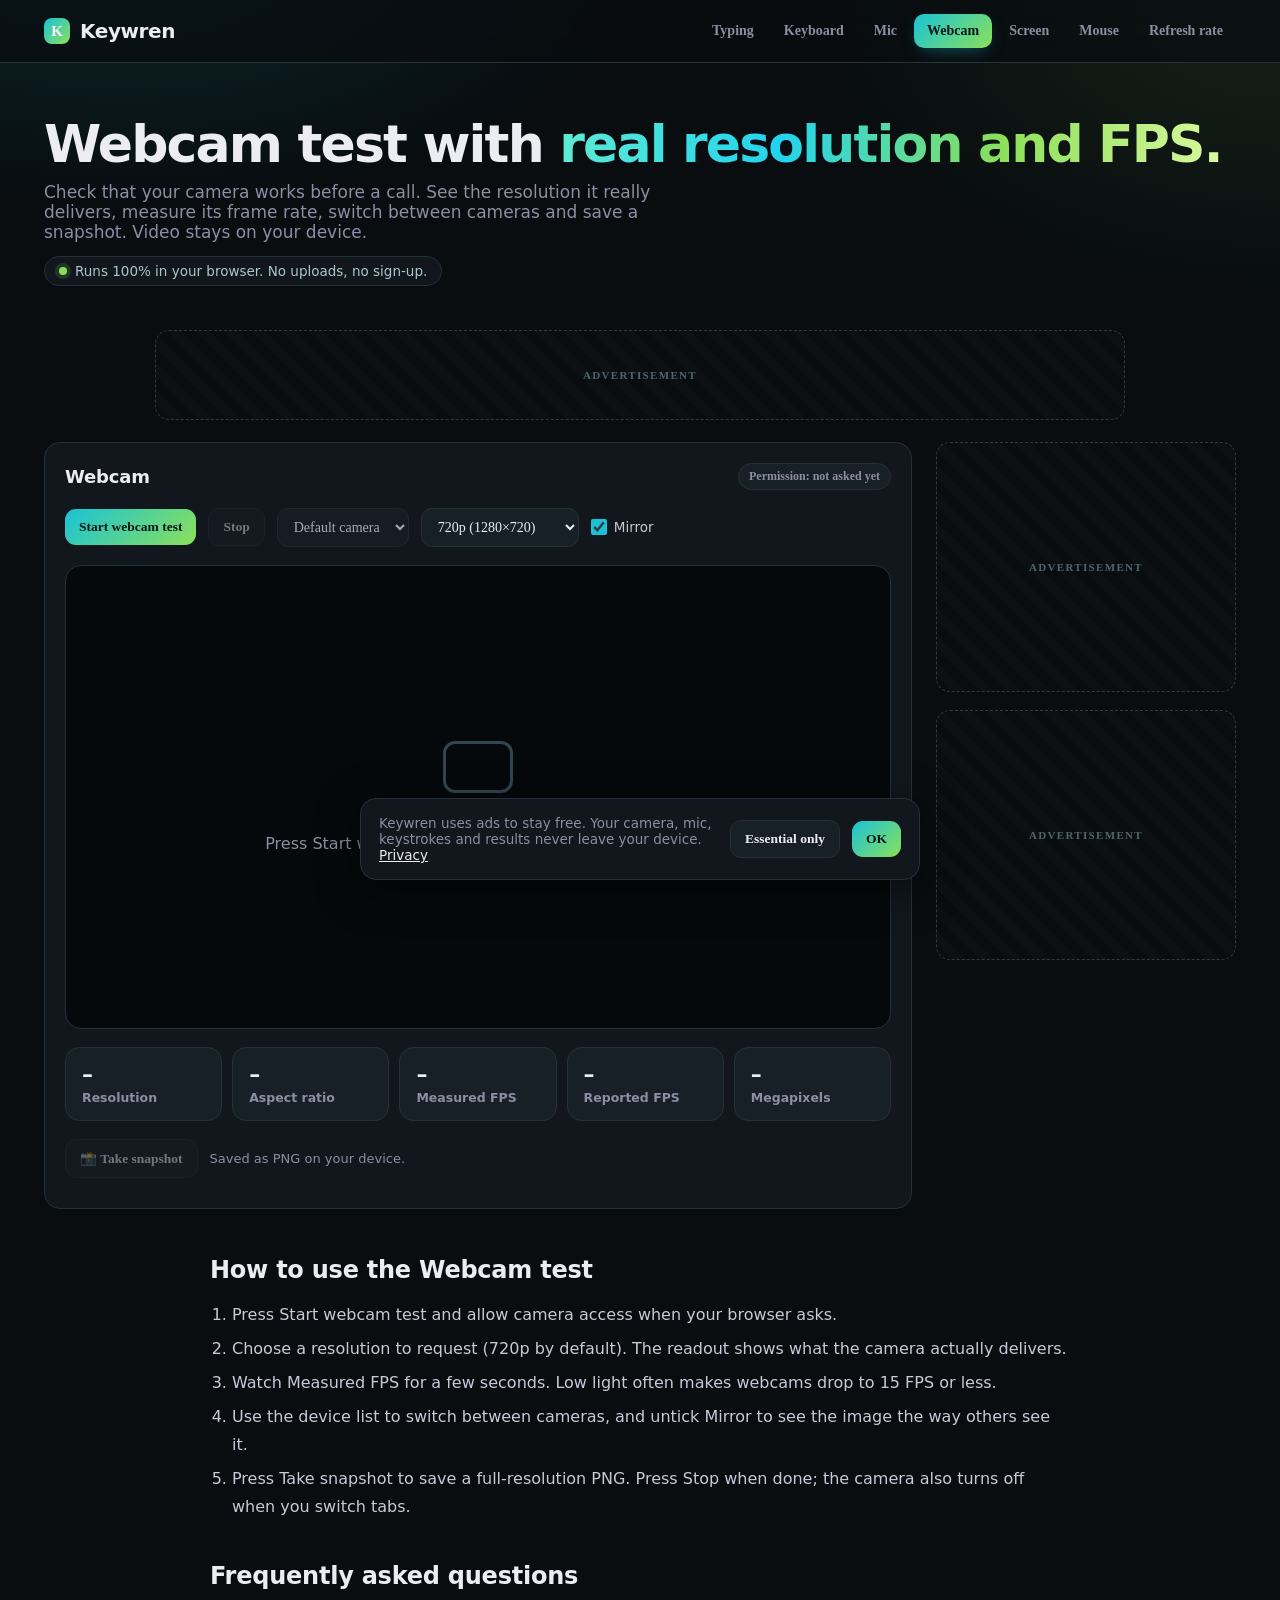
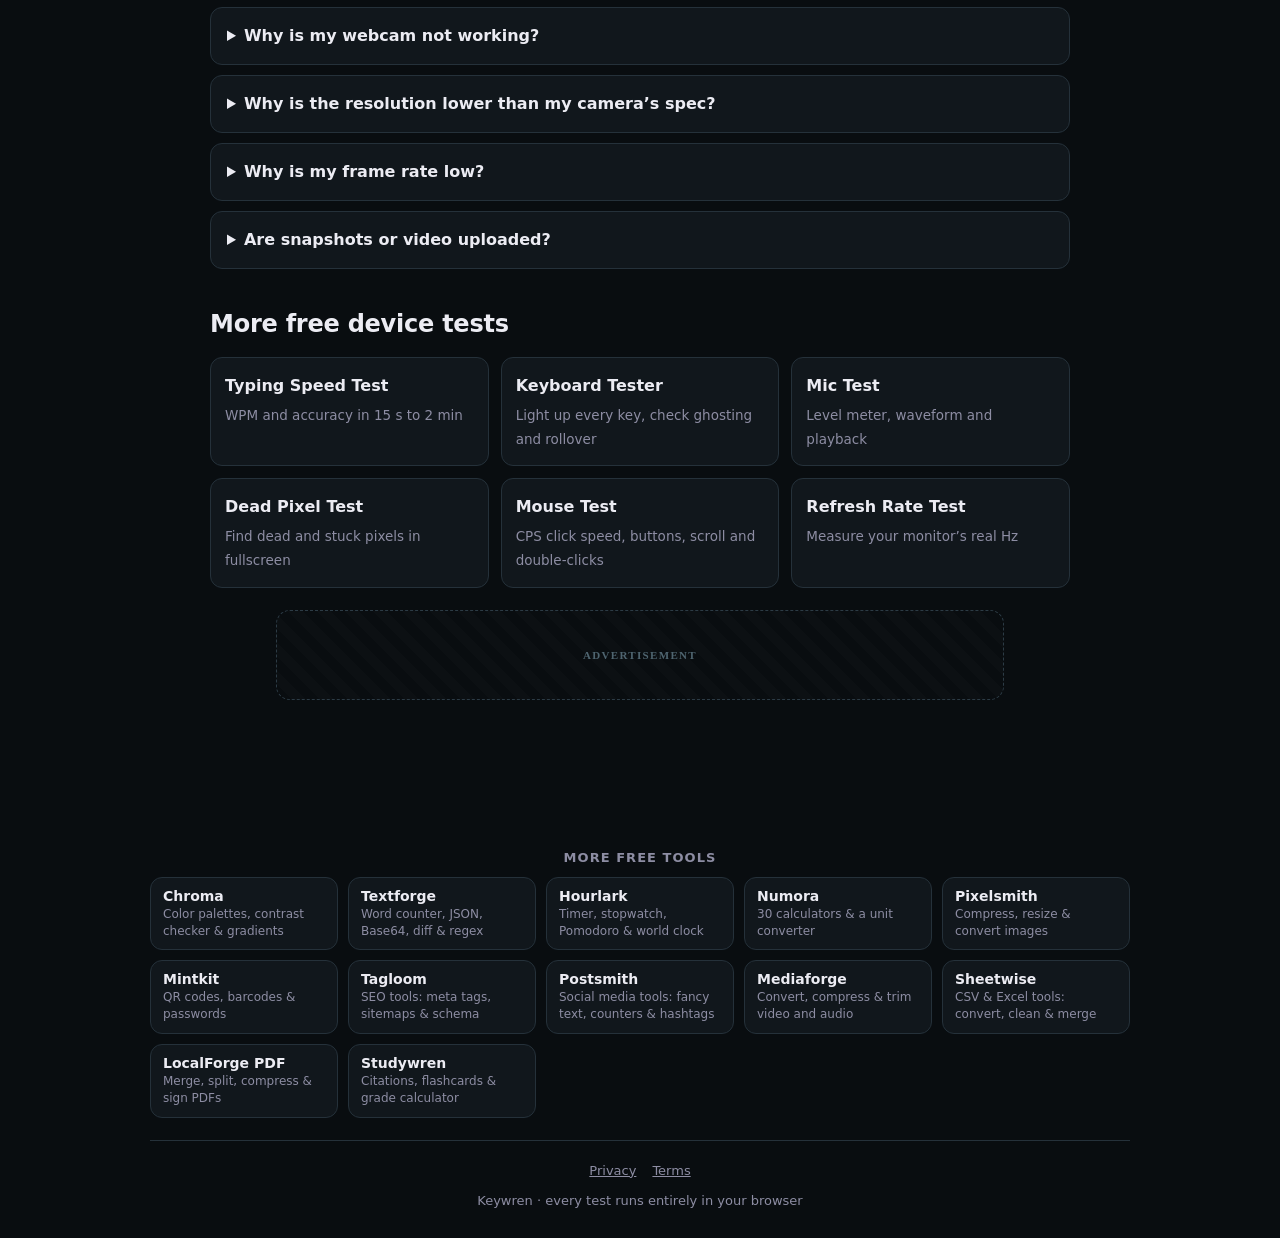
<file: webcam-test/index.html>
<!DOCTYPE html>
<html lang="en">
<head>
<meta charset="UTF-8">
<meta http-equiv="Content-Security-Policy" content="default-src 'self'; script-src 'self'; style-src 'self' https://fonts.googleapis.com; font-src https://fonts.gstatic.com; img-src 'self' data: blob:; media-src 'self' blob: mediastream:; connect-src 'self'; object-src 'none'; base-uri 'self'; form-action 'none'; upgrade-insecure-requests">
<meta name="referrer" content="strict-origin-when-cross-origin">
<meta name="viewport" content="width=device-width, initial-scale=1.0">
<title>Webcam Test: Check Your Camera, Resolution &amp; FPS Online | Keywren</title>
<meta name="description" content="Test your webcam online. Pick a camera, see the real resolution and measured frame rate, mirror the image and save a snapshot. Video never leaves your device.">
<meta name="theme-color" content="#090d10">
<link rel="canonical" href="https://cinch2108.github.io/keywren/webcam-test/">
<link rel="icon" href="data:image/svg+xml,%3Csvg xmlns='http://www.w3.org/2000/svg' viewBox='0 0 32 32'%3E%3Cdefs%3E%3ClinearGradient id='g' x1='0' y1='0' x2='1' y2='1'%3E%3Cstop offset='0' stop-color='%2319c3d6'/%3E%3Cstop offset='1' stop-color='%238be05a'/%3E%3C/linearGradient%3E%3C/defs%3E%3Crect width='32' height='32' rx='9' fill='url(%23g)'/%3E%3Crect x='7' y='10' width='18' height='12' rx='2.5' fill='none' stroke='%2305161b' stroke-width='2.2'/%3E%3Cpath d='M11 14h2M15 14h2M19 14h2M12 18h8' stroke='%2305161b' stroke-width='2' stroke-linecap='round'/%3E%3C/svg%3E">
<meta property="og:type" content="website">
<meta property="og:site_name" content="Keywren">
<meta property="og:title" content="Webcam Test: Check Your Camera, Resolution &amp; FPS Online | Keywren">
<meta property="og:description" content="Test your webcam online. Pick a camera, see the real resolution and measured frame rate, mirror the image and save a snapshot. Video never leaves your device.">
<meta property="og:url" content="https://cinch2108.github.io/keywren/webcam-test/">
<meta name="twitter:card" content="summary_large_image">
<meta name="twitter:title" content="Webcam Test: Check Your Camera, Resolution &amp; FPS Online | Keywren">
<meta name="twitter:description" content="Test your webcam online. Pick a camera, see the real resolution and measured frame rate, mirror the image and save a snapshot. Video never leaves your device.">
<script type="application/ld+json">{"@context":"https://schema.org","@type":"WebApplication","name":"Keywren","url":"https://cinch2108.github.io/keywren/webcam-test/","applicationCategory":"UtilitiesApplication","operatingSystem":"Any","browserRequirements":"Requires JavaScript","offers":{"@type":"Offer","price":"0","priceCurrency":"USD"},"description":"Free typing speed test, keyboard tester, microphone test, webcam test, dead pixel and screen test, mouse and CPS test, and monitor refresh rate test. Everything runs locally in the browser."}</script>
<link rel="preconnect" href="https://fonts.googleapis.com">
<link rel="preconnect" href="https://fonts.gstatic.com" crossorigin>
<link href="https://fonts.googleapis.com/css2?family=Inter:wght@400;500;600;700;800&family=JetBrains+Mono:wght@400;500;600;700&display=swap" rel="stylesheet">
<link rel="stylesheet" href="../styles.css">
<script type="application/ld+json">{"@context": "https://schema.org", "@type": "FAQPage", "mainEntity": [{"@type": "Question", "name": "Why is my webcam not working?", "acceptedAnswer": {"@type": "Answer", "text": "Check that no other app (Zoom, Teams, the Camera app) is using it, that your browser has camera permission for this site, and on laptops that there is no privacy shutter or camera key turned off. Then press Start again or pick another camera from the list."}}, {"@type": "Question", "name": "Why is the resolution lower than my camera’s spec?", "acceptedAnswer": {"@type": "Answer", "text": "The browser picks the closest mode the camera offers. Many webcams only reach their top resolution at a lower frame rate, or deliver 1080p only over USB 3. Try a different resolution, a different USB port, or better lighting."}}, {"@type": "Question", "name": "Why is my frame rate low?", "acceptedAnswer": {"@type": "Answer", "text": "In dim light, webcams lengthen the exposure, which lowers the frame rate. Busy USB hubs and power saving can also reduce it. Add light in front of you and check Measured FPS again."}}, {"@type": "Question", "name": "Are snapshots or video uploaded?", "acceptedAnswer": {"@type": "Answer", "text": "No. The video is shown directly from your camera inside this page, and snapshots are created in your browser. Nothing is sent anywhere; you choose whether to download a snapshot."}}]}</script>
<script type="application/ld+json">{"@context": "https://schema.org", "@type": "BreadcrumbList", "itemListElement": [{"@type": "ListItem", "position": 1, "name": "Keywren", "item": "https://cinch2108.github.io/keywren/"}, {"@type": "ListItem", "position": 2, "name": "Webcam Test", "item": "https://cinch2108.github.io/keywren/webcam-test/"}]}</script>
</head>
<body data-page="webcam">
<a class="skip" href="#main">Skip to tool</a>
<header><div class="nav">
  <a class="logo" href="../" aria-label="Keywren home"><i></i>Keywren</a>
  <nav class="tabs" id="tabs" aria-label="Tools"><a class="tab" href="../">Typing</a><a class="tab" href="../keyboard-tester/">Keyboard</a><a class="tab" href="../mic-test/">Mic</a><a class="tab active" href="../webcam-test/" aria-current="page">Webcam</a><a class="tab" href="../dead-pixel-test/">Screen</a><a class="tab" href="../mouse-test/">Mouse</a><a class="tab" href="../refresh-rate-test/">Refresh rate</a></nav>
</div></header>

<main id="main">
<section class="hero">
  <h1>Webcam test with <span>real resolution and FPS.</span></h1>
  <p>Check that your camera works before a call. See the resolution it really delivers, measure its frame rate, switch between cameras and save a snapshot. Video stays on your device.</p>
  <p class="privacy-note"><span class="dot"></span>Runs 100% in your browser. No uploads, no sign-up.</p>
</section>
<!-- AD SLOT: top leaderboard 970x90 (responsive). Paste ad unit inside. -->
<div class="ad ad-leader" id="ad-top" data-ad-slot="top" aria-label="Advertisement"></div>
<div class="layout"><div class="content">




<section class="view active" id="v-webcam" aria-label="Webcam test">
  <div class="card">
    <div class="row between"><h2 class="m0">Webcam</h2><span class="pill" id="cam-perm">Permission: not asked yet</span></div>
    <div class="row mt">
      <button type="button" class="btn primary" id="cam-start">Start webcam test</button>
      <button type="button" class="btn" id="cam-stop" disabled>Stop</button>
      <select id="cam-dev" disabled aria-label="Choose a camera"><option value="">Default camera</option></select>
      <select id="cam-res" aria-label="Requested resolution"><option value="640x480">480p (640×480)</option><option value="1280x720" selected>720p (1280×720)</option><option value="1920x1080">1080p (1920×1080)</option><option value="3840x2160">4K (3840×2160)</option></select>
      <label class="check"><input type="checkbox" id="cam-mirror" checked> Mirror</label>
    </div>
    <div class="msg mt2" id="cam-msg" role="status" hidden></div>
    <div class="cam-stage mt" id="cam-stage"><video id="cam-video" class="mirror" playsinline muted></video><div class="cam-empty" id="cam-empty"><b>Camera is off</b><span>Press Start webcam test. Video stays on your device.</span></div></div>
    <div class="stats5 mt">
      <div class="stat"><b id="cam-wh">–</b><span>Resolution</span></div>
      <div class="stat"><b id="cam-ar">–</b><span>Aspect ratio</span></div>
      <div class="stat"><b id="cam-fps">–</b><span>Measured FPS</span></div>
      <div class="stat"><b id="cam-fpsr">–</b><span>Reported FPS</span></div>
      <div class="stat"><b id="cam-mp">–</b><span>Megapixels</span></div>
    </div>
    <div class="row mt"><button type="button" class="btn" id="cam-snap" disabled>📸 Take snapshot</button><span class="hint">Saved as PNG on your device.</span></div>
    <div class="snaps mt2" id="cam-snaps"></div>
  </div>
</section>




</div>
<aside class="rail"><!-- AD SLOTS: sticky sidebar 300x250 x2 -->
<div class="ad ad-rect" id="ad-side-1" data-ad-slot="side-1" aria-label="Advertisement"></div><div class="ad ad-rect" id="ad-side-2" data-ad-slot="side-2" aria-label="Advertisement"></div></aside>
</div>
<article class="seo">
<h2>How to use the Webcam test</h2>
<ol><li>Press Start webcam test and allow camera access when your browser asks.</li><li>Choose a resolution to request (720p by default). The readout shows what the camera actually delivers.</li><li>Watch Measured FPS for a few seconds. Low light often makes webcams drop to 15 FPS or less.</li><li>Use the device list to switch between cameras, and untick Mirror to see the image the way others see it.</li><li>Press Take snapshot to save a full-resolution PNG. Press Stop when done; the camera also turns off when you switch tabs.</li></ol>
<h2>Frequently asked questions</h2>
<details><summary>Why is my webcam not working?</summary><p>Check that no other app (Zoom, Teams, the Camera app) is using it, that your browser has camera permission for this site, and on laptops that there is no privacy shutter or camera key turned off. Then press Start again or pick another camera from the list.</p></details><details><summary>Why is the resolution lower than my camera’s spec?</summary><p>The browser picks the closest mode the camera offers. Many webcams only reach their top resolution at a lower frame rate, or deliver 1080p only over USB 3. Try a different resolution, a different USB port, or better lighting.</p></details><details><summary>Why is my frame rate low?</summary><p>In dim light, webcams lengthen the exposure, which lowers the frame rate. Busy USB hubs and power saving can also reduce it. Add light in front of you and check Measured FPS again.</p></details><details><summary>Are snapshots or video uploaded?</summary><p>No. The video is shown directly from your camera inside this page, and snapshots are created in your browser. Nothing is sent anywhere; you choose whether to download a snapshot.</p></details>
<h2>More free device tests</h2>
<div class="toollinks"><a href="../">Typing Speed Test<span>WPM and accuracy in 15 s to 2 min</span></a><a href="../keyboard-tester/">Keyboard Tester<span>Light up every key, check ghosting and rollover</span></a><a href="../mic-test/">Mic Test<span>Level meter, waveform and playback</span></a><a href="../dead-pixel-test/">Dead Pixel Test<span>Find dead and stuck pixels in fullscreen</span></a><a href="../mouse-test/">Mouse Test<span>CPS click speed, buttons, scroll and double-clicks</span></a><a href="../refresh-rate-test/">Refresh Rate Test<span>Measure your monitor’s real Hz</span></a></div>
</article>
<!-- AD SLOT: footer 728x90 -->
<div class="ad ad-foot" id="ad-foot" data-ad-slot="foot" aria-label="Advertisement"></div>
</main>
<div class="toast" id="toast" role="status" aria-live="polite"></div>
<div class="consent" id="consent" role="dialog" aria-label="Cookie notice"><span>Keywren uses ads to stay free. Your camera, mic, keystrokes and results never leave your device. <a href="../privacy.html">Privacy</a></span><button type="button" class="btn" id="c-no">Essential only</button><button type="button" class="btn primary" id="c-yes">OK</button></div>
<footer><!--team--><nav class="more-tools" aria-label="More free tools"><h2>More free tools</h2><ul><li><a href="https://cinch2108.github.io/chroma/" rel="noopener">Chroma</a><span>Color palettes, contrast checker &amp; gradients</span></li><li><a href="https://cinch2108.github.io/textforge/" rel="noopener">Textforge</a><span>Word counter, JSON, Base64, diff &amp; regex</span></li><li><a href="https://cinch2108.github.io/hourlark/" rel="noopener">Hourlark</a><span>Timer, stopwatch, Pomodoro &amp; world clock</span></li><li><a href="https://cinch2108.github.io/numora/" rel="noopener">Numora</a><span>30 calculators &amp; a unit converter</span></li><li><a href="https://cinch2108.github.io/pixelsmith/" rel="noopener">Pixelsmith</a><span>Compress, resize &amp; convert images</span></li><li><a href="https://cinch2108.github.io/mintkit/" rel="noopener">Mintkit</a><span>QR codes, barcodes &amp; passwords</span></li><li><a href="https://cinch2108.github.io/tagloom/" rel="noopener">Tagloom</a><span>SEO tools: meta tags, sitemaps &amp; schema</span></li><li><a href="https://cinch2108.github.io/postsmith/" rel="noopener">Postsmith</a><span>Social media tools: fancy text, counters &amp; hashtags</span></li><li><a href="https://cinch2108.github.io/mediaforge/" rel="noopener">Mediaforge</a><span>Convert, compress &amp; trim video and audio</span></li><li><a href="https://cinch2108.github.io/datakit/" rel="noopener">Sheetwise</a><span>CSV &amp; Excel tools: convert, clean &amp; merge</span></li><li><a href="https://cinch2108.github.io/" rel="noopener">LocalForge PDF</a><span>Merge, split, compress &amp; sign PDFs</span></li><li><a href="https://cinch2108.github.io/studywren/" rel="noopener">Studywren</a><span>Citations, flashcards &amp; grade calculator</span></li></ul></nav><!--/team--><div class="footlinks"><a href="../privacy.html">Privacy</a><a href="../terms.html">Terms</a></div><br>Keywren · every test runs entirely in your browser</footer>

<script src="../app.js" defer></script>
</body>
</html>
</file>
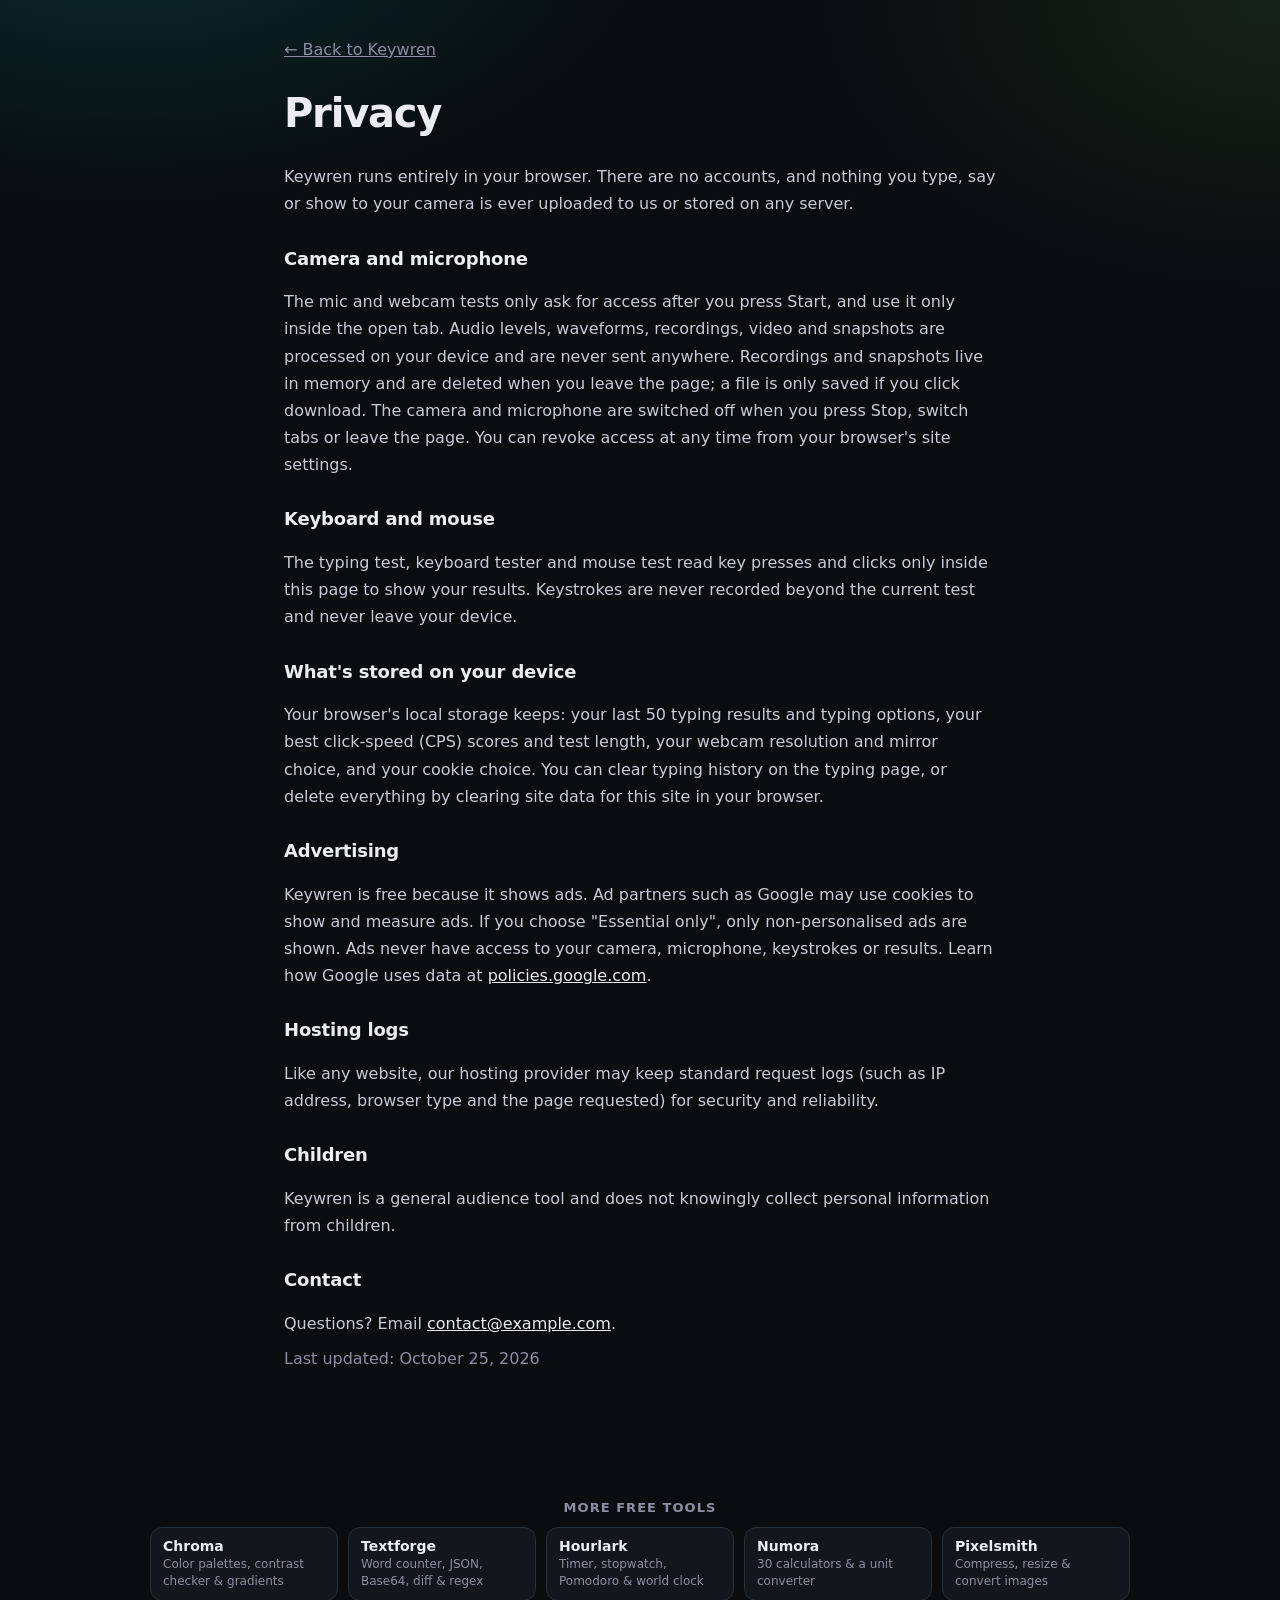
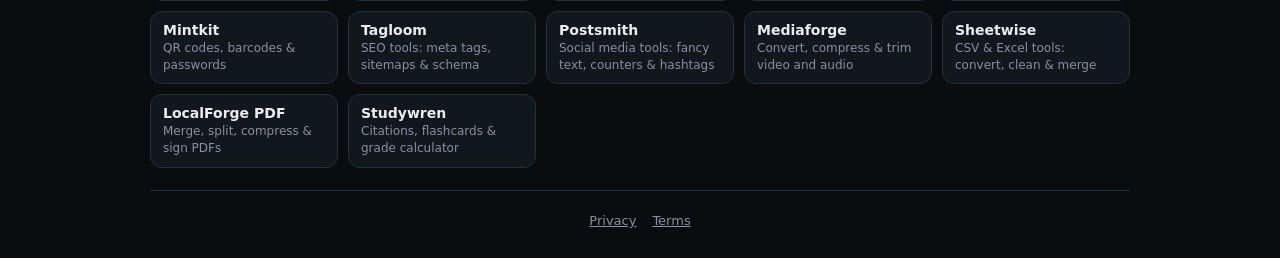
<file: privacy.html>
<!DOCTYPE html><html lang="en"><head><meta charset="UTF-8">
<meta http-equiv="Content-Security-Policy" content="default-src 'self'; style-src 'self' https://fonts.googleapis.com; font-src https://fonts.gstatic.com; img-src 'self' data:; object-src 'none'; base-uri 'self'; form-action 'none'">
<meta name="referrer" content="strict-origin-when-cross-origin">
<meta name="viewport" content="width=device-width, initial-scale=1.0"><title>Privacy · Keywren</title>
<meta name="description" content="Privacy for Keywren, the free online typing test, keyboard tester, mic test, webcam test, dead pixel test, mouse test and refresh rate test.">
<link rel="canonical" href="https://cinch2108.github.io/keywren/privacy.html">
<link rel="icon" href="data:image/svg+xml,%3Csvg xmlns='http://www.w3.org/2000/svg' viewBox='0 0 32 32'%3E%3Cdefs%3E%3ClinearGradient id='g' x1='0' y1='0' x2='1' y2='1'%3E%3Cstop offset='0' stop-color='%2319c3d6'/%3E%3Cstop offset='1' stop-color='%238be05a'/%3E%3C/linearGradient%3E%3C/defs%3E%3Crect width='32' height='32' rx='9' fill='url(%23g)'/%3E%3Crect x='7' y='10' width='18' height='12' rx='2.5' fill='none' stroke='%2305161b' stroke-width='2.2'/%3E%3Cpath d='M11 14h2M15 14h2M19 14h2M12 18h8' stroke='%2305161b' stroke-width='2' stroke-linecap='round'/%3E%3C/svg%3E">
<link href="https://fonts.googleapis.com/css2?family=Inter:wght@400;600;800&display=swap" rel="stylesheet"><link rel="stylesheet" href="styles.css"></head>
<body><main class="legal"><p><a href="./" class="back">← Back to Keywren</a></p><h1>Privacy</h1>
<p>Keywren runs entirely in your browser. There are no accounts, and nothing you type, say or show to your camera is ever uploaded to us or stored on any server.</p><h2 class='mt'>Camera and microphone</h2><p>The mic and webcam tests only ask for access after you press Start, and use it only inside the open tab. Audio levels, waveforms, recordings, video and snapshots are processed on your device and are never sent anywhere. Recordings and snapshots live in memory and are deleted when you leave the page; a file is only saved if you click download. The camera and microphone are switched off when you press Stop, switch tabs or leave the page. You can revoke access at any time from your browser's site settings.</p><h2 class='mt'>Keyboard and mouse</h2><p>The typing test, keyboard tester and mouse test read key presses and clicks only inside this page to show your results. Keystrokes are never recorded beyond the current test and never leave your device.</p><h2 class='mt'>What's stored on your device</h2><p>Your browser's local storage keeps: your last 50 typing results and typing options, your best click-speed (CPS) scores and test length, your webcam resolution and mirror choice, and your cookie choice. You can clear typing history on the typing page, or delete everything by clearing site data for this site in your browser.</p><h2 class='mt'>Advertising</h2><p>Keywren is free because it shows ads. Ad partners such as Google may use cookies to show and measure ads. If you choose "Essential only", only non-personalised ads are shown. Ads never have access to your camera, microphone, keystrokes or results. Learn how Google uses data at <a href='https://policies.google.com/technologies/partner-sites' rel='noopener noreferrer'>policies.google.com</a>.</p><h2 class='mt'>Hosting logs</h2><p>Like any website, our hosting provider may keep standard request logs (such as IP address, browser type and the page requested) for security and reliability.</p><h2 class='mt'>Children</h2><p>Keywren is a general audience tool and does not knowingly collect personal information from children.</p><h2 class='mt'>Contact</h2><p>Questions? Email <a href="mailto:contact@example.com">contact@example.com</a>.</p>
<p class="mt upd">Last updated: October 25, 2026</p></main><footer><!--team--><nav class="more-tools" aria-label="More free tools"><h2>More free tools</h2><ul><li><a href="https://cinch2108.github.io/chroma/" rel="noopener">Chroma</a><span>Color palettes, contrast checker &amp; gradients</span></li><li><a href="https://cinch2108.github.io/textforge/" rel="noopener">Textforge</a><span>Word counter, JSON, Base64, diff &amp; regex</span></li><li><a href="https://cinch2108.github.io/hourlark/" rel="noopener">Hourlark</a><span>Timer, stopwatch, Pomodoro &amp; world clock</span></li><li><a href="https://cinch2108.github.io/numora/" rel="noopener">Numora</a><span>30 calculators &amp; a unit converter</span></li><li><a href="https://cinch2108.github.io/pixelsmith/" rel="noopener">Pixelsmith</a><span>Compress, resize &amp; convert images</span></li><li><a href="https://cinch2108.github.io/mintkit/" rel="noopener">Mintkit</a><span>QR codes, barcodes &amp; passwords</span></li><li><a href="https://cinch2108.github.io/tagloom/" rel="noopener">Tagloom</a><span>SEO tools: meta tags, sitemaps &amp; schema</span></li><li><a href="https://cinch2108.github.io/postsmith/" rel="noopener">Postsmith</a><span>Social media tools: fancy text, counters &amp; hashtags</span></li><li><a href="https://cinch2108.github.io/mediaforge/" rel="noopener">Mediaforge</a><span>Convert, compress &amp; trim video and audio</span></li><li><a href="https://cinch2108.github.io/datakit/" rel="noopener">Sheetwise</a><span>CSV &amp; Excel tools: convert, clean &amp; merge</span></li><li><a href="https://cinch2108.github.io/" rel="noopener">LocalForge PDF</a><span>Merge, split, compress &amp; sign PDFs</span></li><li><a href="https://cinch2108.github.io/studywren/" rel="noopener">Studywren</a><span>Citations, flashcards &amp; grade calculator</span></li></ul></nav><!--/team--><div class="footlinks"><a href="privacy.html">Privacy</a><a href="terms.html">Terms</a></div></footer></body></html>
</file>
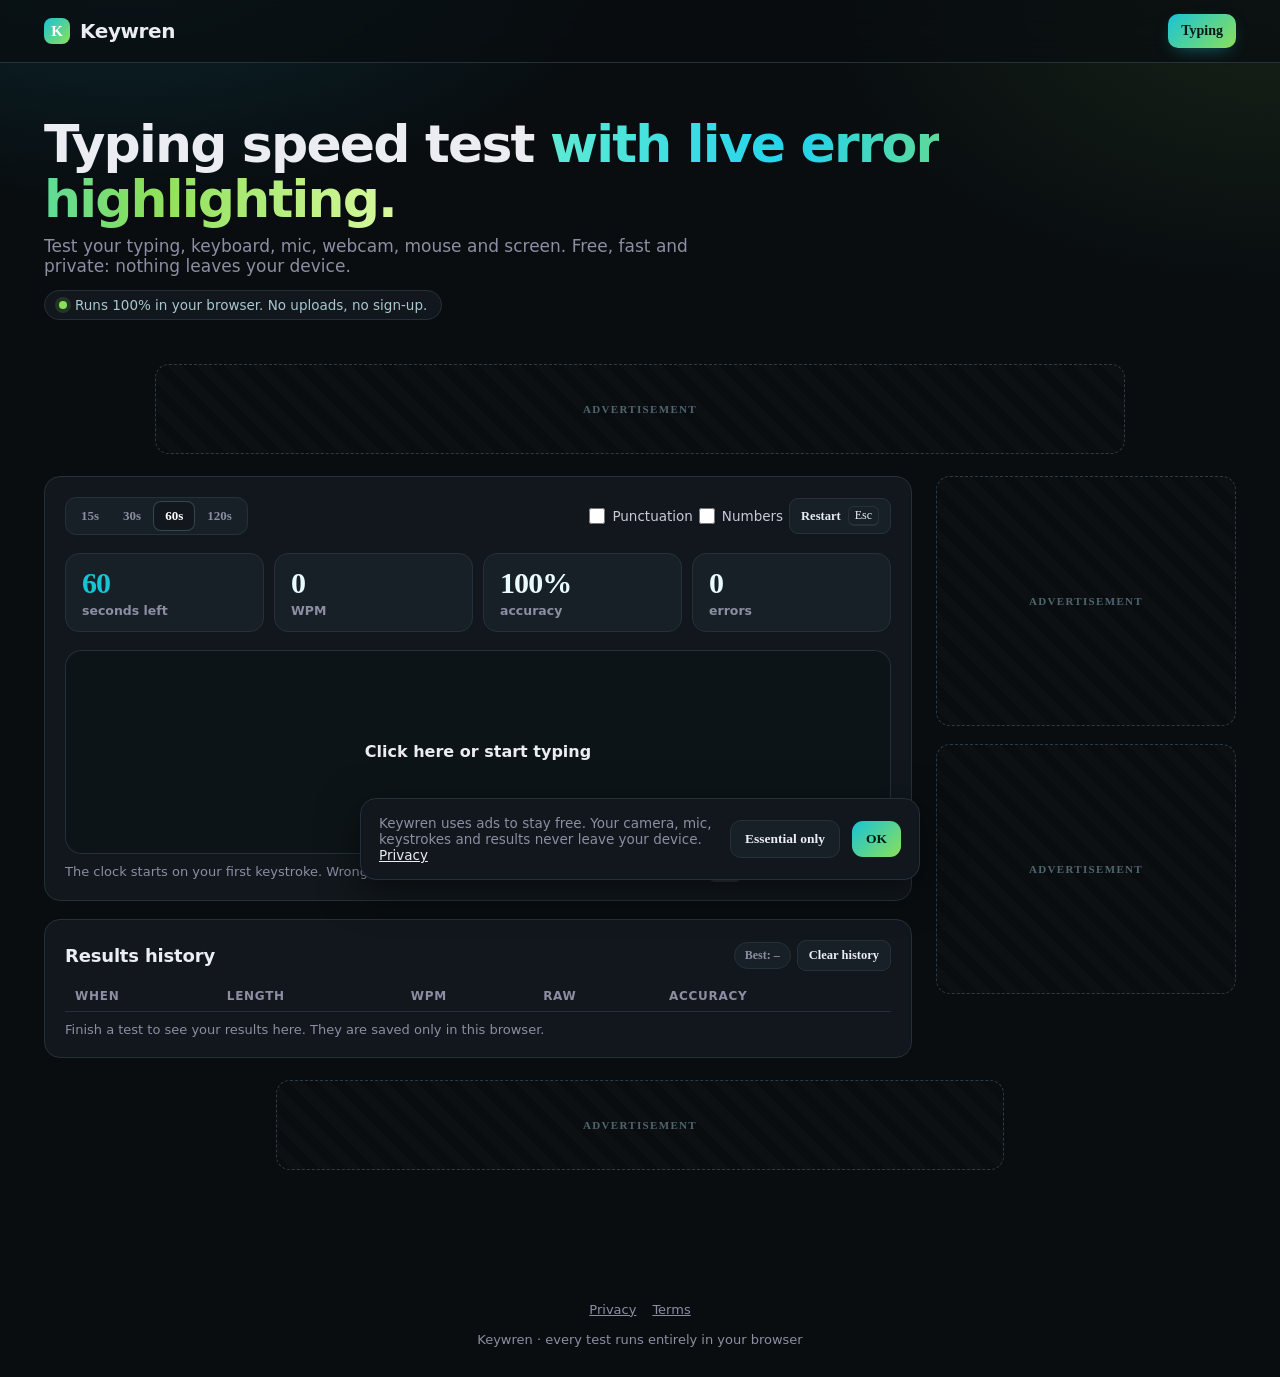
<file: template.html>
<!DOCTYPE html>
<html lang="en">
<head>
<meta charset="UTF-8">
<meta http-equiv="Content-Security-Policy" content="default-src 'self'; script-src 'self'; style-src 'self' https://fonts.googleapis.com; font-src https://fonts.gstatic.com; img-src 'self' data: blob:; media-src 'self' blob: mediastream:; connect-src 'self'; object-src 'none'; base-uri 'self'; form-action 'none'; upgrade-insecure-requests">
<meta name="referrer" content="strict-origin-when-cross-origin">
<meta name="viewport" content="width=device-width, initial-scale=1.0">
<title>Keywren: Typing Test, Keyboard, Mic, Webcam, Mouse &amp; Screen Tests</title>
<meta name="description" content="Free online device tests: typing speed test, keyboard tester, mic test, webcam test, dead pixel test, mouse and CPS test, and refresh rate test. Private.">
<meta name="theme-color" content="#090d10">
<link rel="canonical" href="https://cinch2108.github.io/keywren/">
<link rel="icon" href="data:image/svg+xml,%3Csvg xmlns='http://www.w3.org/2000/svg' viewBox='0 0 32 32'%3E%3Cdefs%3E%3ClinearGradient id='g' x1='0' y1='0' x2='1' y2='1'%3E%3Cstop offset='0' stop-color='%2319c3d6'/%3E%3Cstop offset='1' stop-color='%238be05a'/%3E%3C/linearGradient%3E%3C/defs%3E%3Crect width='32' height='32' rx='9' fill='url(%23g)'/%3E%3Crect x='7' y='10' width='18' height='12' rx='2.5' fill='none' stroke='%2305161b' stroke-width='2.2'/%3E%3Cpath d='M11 14h2M15 14h2M19 14h2M12 18h8' stroke='%2305161b' stroke-width='2' stroke-linecap='round'/%3E%3C/svg%3E">
<meta property="og:type" content="website">
<meta property="og:site_name" content="Keywren">
<meta property="og:title" content="Keywren: free device and skills tests">
<meta property="og:description" content="Typing speed, keyboard, microphone, webcam, dead pixel, mouse and refresh rate tests that run in your browser.">
<meta property="og:url" content="https://cinch2108.github.io/keywren/">
<meta name="twitter:card" content="summary_large_image">
<meta name="twitter:title" content="Keywren: free device and skills tests">
<meta name="twitter:description" content="Typing speed, keyboard, microphone, webcam, dead pixel, mouse and refresh rate tests that run in your browser.">
<script type="application/ld+json">{"@context":"https://schema.org","@type":"WebApplication","name":"Keywren","url":"https://cinch2108.github.io/keywren/","applicationCategory":"UtilitiesApplication","operatingSystem":"Any","browserRequirements":"Requires JavaScript","offers":{"@type":"Offer","price":"0","priceCurrency":"USD"},"description":"Free typing speed test, keyboard tester, microphone test, webcam test, dead pixel and screen test, mouse and CPS test, and monitor refresh rate test. Everything runs locally in the browser."}</script>
<link rel="preconnect" href="https://fonts.googleapis.com">
<link rel="preconnect" href="https://fonts.gstatic.com" crossorigin>
<link href="https://fonts.googleapis.com/css2?family=Inter:wght@400;500;600;700;800&family=JetBrains+Mono:wght@400;500;600;700&display=swap" rel="stylesheet">
<link rel="stylesheet" href="styles.css">
</head>
<body>
<a class="skip" href="#main">Skip to tool</a>
<header><div class="nav">
  <div class="logo"><i></i>Keywren</div>
  <nav class="tabs" id="tabs" aria-label="Tools">
    <a class="tab active" href="./">Typing</a>
  </nav>
</div></header>

<main id="main">
<section class="hero">
  <h1>Typing speed test <span>with live error highlighting.</span></h1>
  <p>Test your typing, keyboard, mic, webcam, mouse and screen. Free, fast and private: nothing leaves your device.</p>
  <p class="privacy-note"><span class="dot"></span>Runs 100% in your browser. No uploads, no sign-up.</p>
</section>
<!-- AD SLOT: top leaderboard 970x90 (responsive). Paste ad unit inside. -->
<div class="ad ad-leader" id="ad-top" data-ad-slot="top" aria-label="Advertisement"></div>
<div class="layout"><div class="content">

<!--view:typing-->
<section class="view active" id="v-typing" aria-label="Typing speed test">
  <div class="card">
    <div class="row between">
      <div class="seg" id="ty-dur" role="group" aria-label="Test length"><button type="button" data-s="15">15s</button><button type="button" data-s="30">30s</button><button type="button" data-s="60" class="on">60s</button><button type="button" data-s="120">120s</button></div>
      <div class="row tight"><label class="check"><input type="checkbox" id="ty-punct"> Punctuation</label><label class="check"><input type="checkbox" id="ty-num"> Numbers</label><button type="button" class="btn sm" id="ty-restart">Restart <kbd>Esc</kbd></button></div>
    </div>
    <div class="live4 mt">
      <div class="lv"><b id="ty-time">60</b><span>seconds left</span></div>
      <div class="lv"><b id="ty-wpm">0</b><span>WPM</span></div>
      <div class="lv"><b id="ty-acc">100%</b><span>accuracy</span></div>
      <div class="lv"><b id="ty-err">0</b><span>errors</span></div>
    </div>
    <div class="ty-box mt" id="ty-box">
      <div class="ty-viewport"><div class="ty-words mono" id="ty-words" aria-hidden="true"></div></div>
      <input id="ty-in" class="ty-input" type="text" autocomplete="off" autocapitalize="off" spellcheck="false" aria-label="Type the words shown here" aria-describedby="ty-help">
      <div class="ty-focus" id="ty-focus">Click here or start typing</div>
    </div>
    <p class="hint mt2" id="ty-help">The clock starts on your first keystroke. Wrong letters turn red; press Backspace to fix them. Press <kbd>Esc</kbd> for a new text.</p>
  </div>
  <div class="card mt result" id="ty-result" hidden>
    <div class="row between"><h2 class="m0">Your result</h2><span class="pill ok" id="ty-best-flag" hidden>New personal best</span></div>
    <div class="stats5 mt">
      <div class="stat hero-stat"><b id="tr-wpm">0</b><span>WPM</span></div>
      <div class="stat"><b id="tr-acc">0%</b><span>Accuracy</span></div>
      <div class="stat"><b id="tr-raw">0</b><span>Raw WPM</span></div>
      <div class="stat"><b id="tr-chars">0 / 0</b><span>Correct / wrong chars</span></div>
      <div class="stat"><b id="tr-rank">–</b><span>Level</span></div>
    </div>
    <div class="row mt"><button type="button" class="btn primary" id="ty-again">Try again</button><span class="hint">or press <kbd>Esc</kbd></span></div>
  </div>
  <div class="card mt">
    <div class="row between"><h2 class="m0">Results history</h2><div class="row tight"><span class="pill" id="ty-best">Best: –</span><button type="button" class="btn sm" id="ty-clear">Clear history</button></div></div>
    <div class="tablewrap mt2"><table class="tbl" id="ty-hist"><thead><tr><th>When</th><th>Length</th><th>WPM</th><th>Raw</th><th>Accuracy</th></tr></thead><tbody></tbody></table></div>
    <p class="hint mt2" id="ty-hist-empty">Finish a test to see your results here. They are saved only in this browser.</p>
  </div>
</section>
<!--/view:typing-->

<!--view:keyboard-->
<section class="view" id="v-keyboard" aria-label="Keyboard tester">
  <div class="card">
    <div class="row between"><h2 class="m0">Press every key</h2><div class="row tight"><label class="check"><input type="checkbox" id="kb-block" checked> Block browser shortcuts (F5, Tab, Space…)</label><button type="button" class="btn sm" id="kb-reset">Reset</button></div></div>
    <div class="kb-wrap mt"><div class="kb" id="kb" role="img" aria-label="On-screen keyboard. Keys light up when pressed."></div></div>
    <div class="legend mt2"><span><i class="lg down"></i>Held now</span><span><i class="lg done"></i>Tested</span><span><i class="lg"></i>Not pressed yet</span></div>
    <div class="stats4 mt">
      <div class="stat"><b id="kb-tested">0 / 0</b><span>Keys tested</span></div>
      <div class="stat"><b id="kb-held">0</b><span>Held right now</span></div>
      <div class="stat"><b id="kb-max">0</b><span>Most keys at once</span></div>
      <div class="stat"><b id="kb-last" class="mono">–</b><span>Last key</span></div>
    </div>
  </div>
  <div class="grid2 mt">
    <div class="card"><h2>Last key event</h2>
      <dl class="kv mono" id="kb-info"><dt>event.key</dt><dd id="ki-key">–</dd><dt>event.code</dt><dd id="ki-code">–</dd><dt>keyCode / which</dt><dd id="ki-kc">–</dd><dt>location</dt><dd id="ki-loc">–</dd><dt>repeat</dt><dd id="ki-rep">–</dd><dt>modifiers</dt><dd id="ki-mod">–</dd><dt>type</dt><dd id="ki-type">–</dd></dl>
    </div>
    <div class="card"><h2>Ghosting and rollover check</h2>
      <p class="hint">Hold down several keys at the same time (try <kbd>A</kbd><kbd>S</kbd><kbd>D</kbd><kbd>F</kbd><kbd>J</kbd><kbd>K</kbd><kbd>L</kbd> or <kbd>Shift</kbd><kbd>W</kbd><kbd>A</kbd><kbd>D</kbd><kbd>Space</kbd>). Every key you hold should appear below. If one is missing, your keyboard can't register that combination.</p>
      <div class="keychips mt2" id="kb-heldlist" aria-live="polite"><span class="hint">No keys held</span></div>
      <p class="mt2"><span class="pill" id="kb-nkro">Rollover: not measured yet</span></p>
      <h2 class="mt">Event log</h2>
      <ol class="log mono" id="kb-log"></ol>
    </div>
  </div>
</section>
<!--/view:keyboard-->

<!--view:mic-->
<section class="view" id="v-mic" aria-label="Microphone test">
  <div class="card">
    <div class="row between"><h2 class="m0">Microphone</h2><span class="pill" id="mic-perm">Permission: not asked yet</span></div>
    <div class="row mt">
      <button type="button" class="btn primary" id="mic-start">Start mic test</button>
      <button type="button" class="btn" id="mic-stop" disabled>Stop</button>
      <select id="mic-dev" class="grow" disabled aria-label="Choose a microphone"><option value="">Default microphone</option></select>
    </div>
    <div class="msg mt2" id="mic-msg" role="status" hidden></div>
    <div class="meter mt" aria-hidden="true"><div class="meter-fill" id="mic-bar"></div><div class="meter-peak" id="mic-peak"></div><div class="meter-ticks"><span>-60</span><span>-45</span><span>-30</span><span>-15</span><span>0 dB</span></div></div>
    <div class="row between mt2"><span class="mono big-read" id="mic-db" aria-live="off">– dB</span><span class="pill" id="mic-state">Off</span></div>
    <canvas id="mic-wave" class="wave mt" width="1200" height="240" aria-label="Live waveform"></canvas>
    <dl class="kv mono mt" id="mic-info"><dt>Device</dt><dd id="mi-dev">–</dd><dt>Sample rate</dt><dd id="mi-rate">–</dd><dt>Channels</dt><dd id="mi-ch">–</dd><dt>Processing</dt><dd id="mi-proc">–</dd></dl>
  </div>
  <div class="card mt">
    <h2>Record and play back</h2>
    <p class="hint">Record a short clip to hear exactly how you sound. The recording stays in this tab and is deleted when you leave.</p>
    <div class="row mt2"><div class="seg" id="mic-len" role="group" aria-label="Recording length"><button type="button" data-s="5" class="on">5 s</button><button type="button" data-s="10">10 s</button><button type="button" data-s="30">30 s</button></div><button type="button" class="btn" id="mic-rec" disabled>● Record</button><span class="mono hint" id="mic-rec-t"></span></div>
    <div class="row mt2" id="mic-play" hidden><audio id="mic-audio" controls></audio><a class="btn sm" id="mic-dl" download="keywren-mic-test.webm" href="#">Download</a></div>
  </div>
</section>
<!--/view:mic-->

<!--view:webcam-->
<section class="view" id="v-webcam" aria-label="Webcam test">
  <div class="card">
    <div class="row between"><h2 class="m0">Webcam</h2><span class="pill" id="cam-perm">Permission: not asked yet</span></div>
    <div class="row mt">
      <button type="button" class="btn primary" id="cam-start">Start webcam test</button>
      <button type="button" class="btn" id="cam-stop" disabled>Stop</button>
      <select id="cam-dev" disabled aria-label="Choose a camera"><option value="">Default camera</option></select>
      <select id="cam-res" aria-label="Requested resolution"><option value="640x480">480p (640×480)</option><option value="1280x720" selected>720p (1280×720)</option><option value="1920x1080">1080p (1920×1080)</option><option value="3840x2160">4K (3840×2160)</option></select>
      <label class="check"><input type="checkbox" id="cam-mirror" checked> Mirror</label>
    </div>
    <div class="msg mt2" id="cam-msg" role="status" hidden></div>
    <div class="cam-stage mt" id="cam-stage"><video id="cam-video" class="mirror" playsinline muted></video><div class="cam-empty" id="cam-empty"><b>Camera is off</b><span>Press Start webcam test. Video stays on your device.</span></div></div>
    <div class="stats5 mt">
      <div class="stat"><b id="cam-wh">–</b><span>Resolution</span></div>
      <div class="stat"><b id="cam-ar">–</b><span>Aspect ratio</span></div>
      <div class="stat"><b id="cam-fps">–</b><span>Measured FPS</span></div>
      <div class="stat"><b id="cam-fpsr">–</b><span>Reported FPS</span></div>
      <div class="stat"><b id="cam-mp">–</b><span>Megapixels</span></div>
    </div>
    <div class="row mt"><button type="button" class="btn" id="cam-snap" disabled>📸 Take snapshot</button><span class="hint">Saved as PNG on your device.</span></div>
    <div class="snaps mt2" id="cam-snaps"></div>
  </div>
</section>
<!--/view:webcam-->

<!--view:screen-->
<section class="view" id="v-screen" aria-label="Dead pixel and screen test">
  <div class="card">
    <div class="row between"><h2 class="m0">Screen tests</h2><button type="button" class="btn primary" id="scr-start">Start fullscreen test <kbd class="dk">F</kbd></button></div>
    <p class="hint mt2">Click a test to open it fullscreen. In fullscreen use <kbd>←</kbd> <kbd>→</kbd> or <kbd>Space</kbd> to change colour, click to go forward, <kbd>H</kbd> to hide the label and <kbd>Esc</kbd> to exit.</p>
    <div class="swatches mt" id="scr-list"></div>
    <div class="stats5 mt">
      <div class="stat"><b id="sc-res">–</b><span>Screen (CSS px)</span></div>
      <div class="stat"><b id="sc-phys">–</b><span>Approx. physical px</span></div>
      <div class="stat"><b id="sc-dpr">–</b><span>Pixel ratio</span></div>
      <div class="stat"><b id="sc-vp">–</b><span>Browser window</span></div>
      <div class="stat"><b id="sc-depth">–</b><span>Colour depth</span></div>
    </div>
  </div>
  <div class="stage" id="scr-stage" hidden tabindex="-1" aria-label="Fullscreen screen test"><div class="stage-label" id="scr-label"><b id="scr-name"></b><span id="scr-tip"></span><small>← → change · H hide · Esc exit</small></div></div>
</section>
<!--/view:screen-->

<!--view:mouse-->
<section class="view" id="v-mouse" aria-label="Mouse and CPS test">
  <div class="card">
    <div class="row between"><h2 class="m0">Clicks per second (CPS)</h2><div class="seg" id="cps-mode" role="group" aria-label="Test length"><button type="button" data-s="1">1 s</button><button type="button" data-s="5" class="on">5 s</button><button type="button" data-s="10">10 s</button><button type="button" data-s="30">30 s</button></div></div>
    <div class="cps-area mt" id="cps-area" role="button" tabindex="0" aria-label="Click here as fast as you can"><b id="cps-big">Click to start</b><span id="cps-sub">The timer starts on your first click</span></div>
    <div class="stats4 mt">
      <div class="stat hero-stat"><b id="cps-val">0.00</b><span>CPS</span></div>
      <div class="stat"><b id="cps-clicks">0</b><span>Clicks</span></div>
      <div class="stat"><b id="cps-time">5.0</b><span>Seconds left</span></div>
      <div class="stat"><b id="cps-best">–</b><span>Best (this length)</span></div>
    </div>
  </div>
  <div class="card mt">
    <div class="row between"><h2 class="m0">Buttons, scroll and double-click tester</h2><button type="button" class="btn sm" id="mb-reset">Reset</button></div>
    <p class="hint mt2">Use your mouse inside the box. Every button (including back and forward side buttons) and the scroll wheel are captured here, and right-click menus are blocked.</p>
    <div class="mb-grid mt">
      <div class="mb-area" id="mb-area" aria-label="Mouse test area">
        <div class="mouse" aria-hidden="true"><div class="mz mz-0" id="mz-0">L</div><div class="mz mz-1" id="mz-1"><i class="wheel" id="mz-wheel"></i></div><div class="mz mz-2" id="mz-2">R</div><div class="mz mz-3" id="mz-3">4</div><div class="mz mz-4" id="mz-4">5</div></div>
        <span class="hint" id="mb-pos">Move the pointer here</span>
      </div>
      <div>
        <table class="tbl" id="mb-table"><thead><tr><th>Button</th><th>Presses</th><th>Double-clicks</th></tr></thead><tbody></tbody></table>
        <div class="stats2 mt2">
          <div class="stat"><b id="mb-up">0</b><span>Scroll up</span></div>
          <div class="stat"><b id="mb-down">0</b><span>Scroll down</span></div>
          <div class="stat"><b id="mb-int" class="mono">–</b><span>Last double-click gap</span></div>
          <div class="stat"><b id="mb-chat">0</b><span>Suspected chatter</span></div>
        </div>
        <p class="msg mt2" id="mb-warn" hidden></p>
      </div>
    </div>
  </div>
</section>
<!--/view:mouse-->

<!--view:refresh-->
<section class="view" id="v-refresh" aria-label="Refresh rate test">
  <div class="card">
    <div class="row between"><h2 class="m0">Measured refresh rate</h2><button type="button" class="btn sm" id="rr-reset">Measure again</button></div>
    <div class="rr-top mt">
      <div class="rr-hz"><b id="rr-hz">–</b><span>Hz</span><small id="rr-snap">Measuring… keep this tab in front</small></div>
      <div class="stats2">
        <div class="stat"><b id="rr-ft" class="mono">–</b><span>Average frame time</span></div>
        <div class="stat"><b id="rr-jit" class="mono">–</b><span>Jitter (std dev)</span></div>
        <div class="stat"><b id="rr-mm" class="mono">–</b><span>Min / max frame</span></div>
        <div class="stat"><b id="rr-drop">0</b><span>Dropped frames</span></div>
      </div>
    </div>
    <h2 class="mt">Frame-time graph</h2>
    <canvas id="rr-graph" class="graph" width="1200" height="200" aria-label="Frame time graph"></canvas>
  </div>
  <div class="card mt">
    <div class="row between"><h2 class="m0">Motion test</h2><div class="seg" id="rr-speed" role="group" aria-label="Speed"><button type="button" data-v="480">480 px/s</button><button type="button" data-v="960" class="on">960 px/s</button><button type="button" data-v="1920">1920 px/s</button></div></div>
    <p class="hint mt2">Each lane moves at the same speed. The top lane updates every frame; the others skip frames, so you can see what lower refresh rates look like on your screen.</p>
    <canvas id="rr-ufo" class="ufo mt2" width="1200" height="300" aria-label="Moving objects at different frame rates"></canvas>
  </div>
</section>
<!--/view:refresh-->

</div>
<aside class="rail"><!-- AD SLOTS: sticky sidebar 300x250 x2 -->
<div class="ad ad-rect" id="ad-side-1" data-ad-slot="side-1" aria-label="Advertisement"></div><div class="ad ad-rect" id="ad-side-2" data-ad-slot="side-2" aria-label="Advertisement"></div></aside>
</div>
<!-- AD SLOT: footer 728x90 -->
<div class="ad ad-foot" id="ad-foot" data-ad-slot="foot" aria-label="Advertisement"></div>
</main>
<div class="toast" id="toast" role="status" aria-live="polite"></div>
<div class="consent" id="consent" role="dialog" aria-label="Cookie notice"><span>Keywren uses ads to stay free. Your camera, mic, keystrokes and results never leave your device. <a href="privacy.html">Privacy</a></span><button type="button" class="btn" id="c-no">Essential only</button><button type="button" class="btn primary" id="c-yes">OK</button></div>
<footer><div class="footlinks"><a href="privacy.html">Privacy</a><a href="terms.html">Terms</a></div><br>Keywren · every test runs entirely in your browser</footer>

<script src="app.js" defer></script>
</body>
</html>
</file>
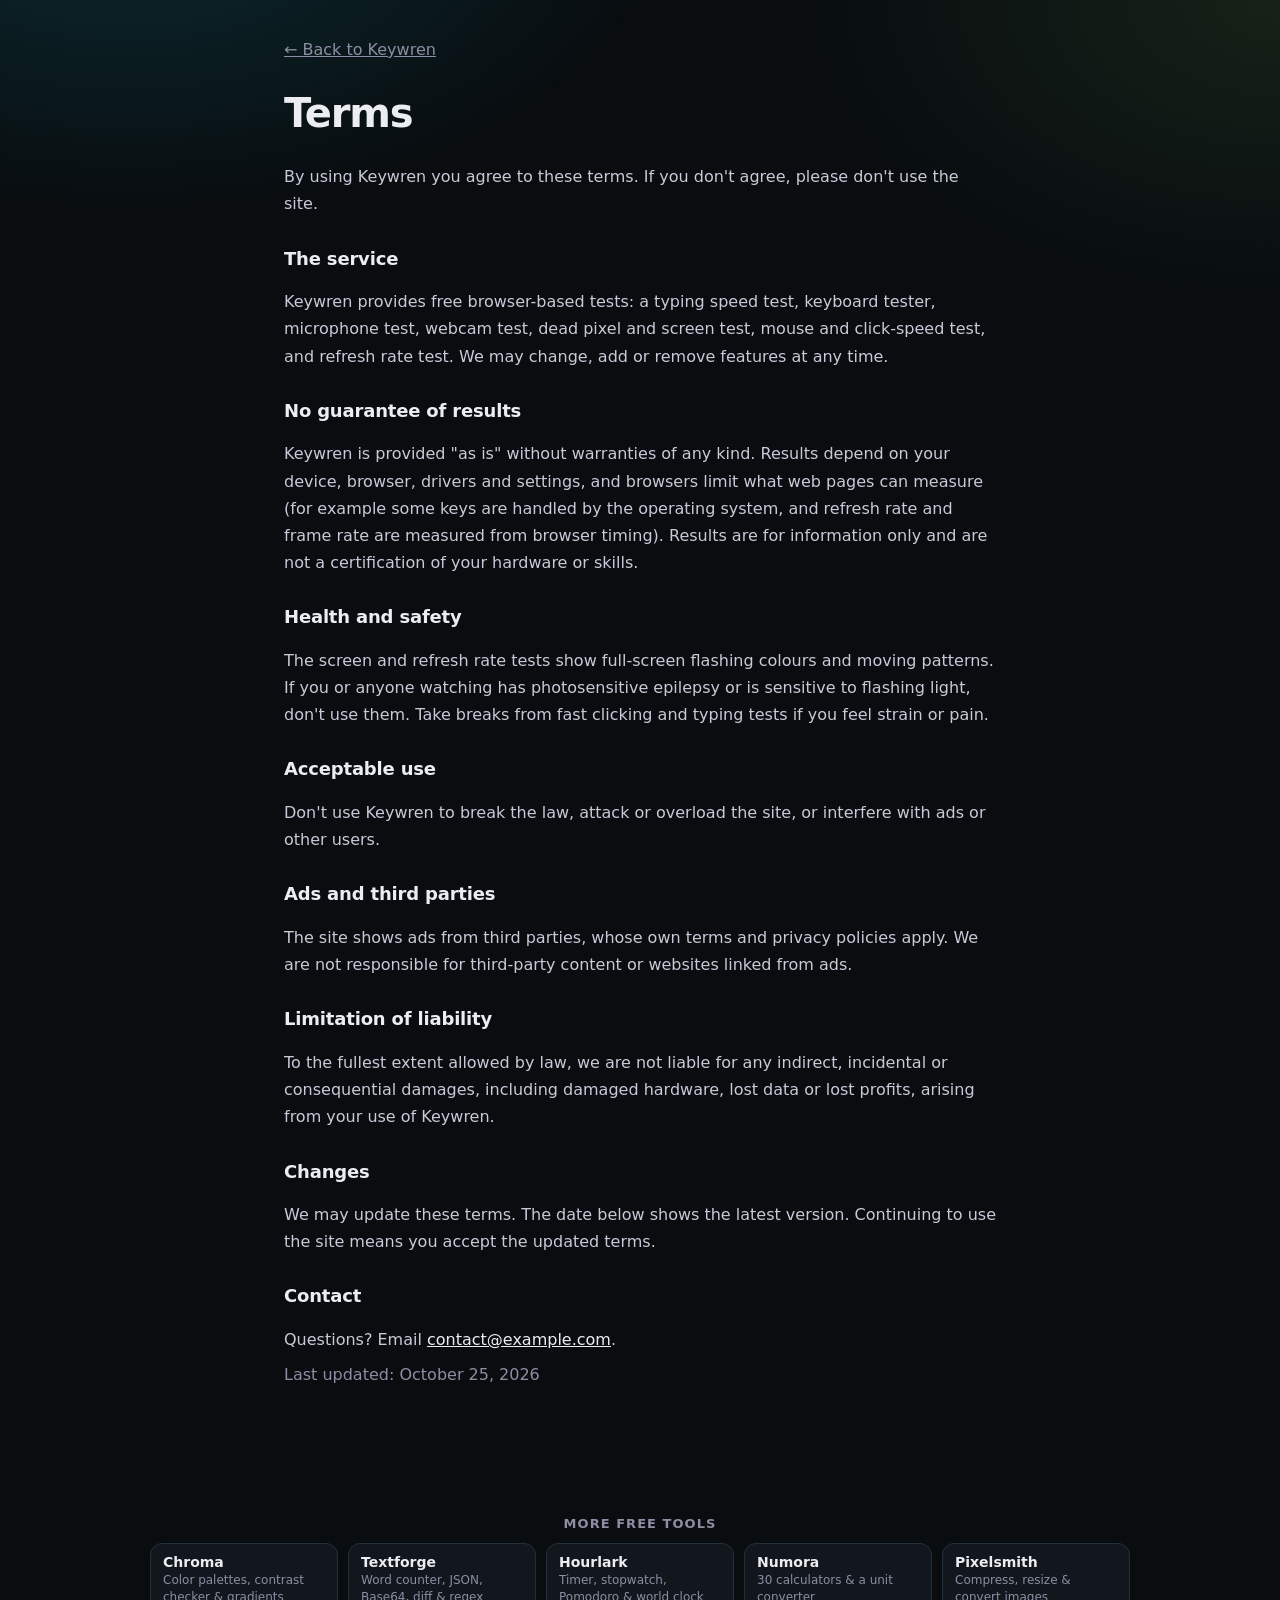
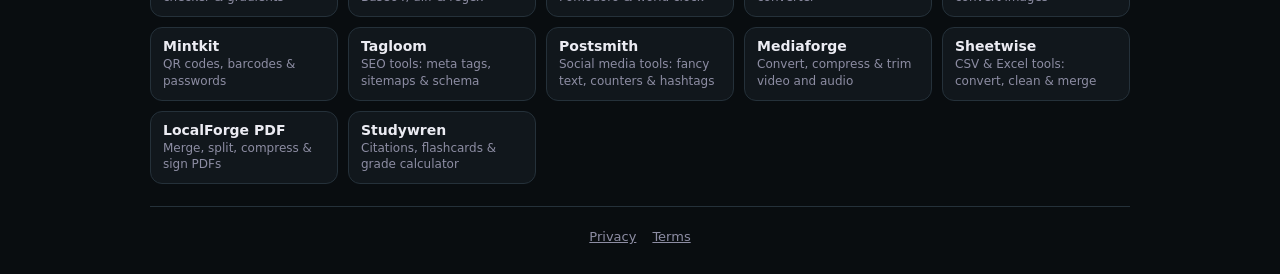
<file: terms.html>
<!DOCTYPE html><html lang="en"><head><meta charset="UTF-8">
<meta http-equiv="Content-Security-Policy" content="default-src 'self'; style-src 'self' https://fonts.googleapis.com; font-src https://fonts.gstatic.com; img-src 'self' data:; object-src 'none'; base-uri 'self'; form-action 'none'">
<meta name="referrer" content="strict-origin-when-cross-origin">
<meta name="viewport" content="width=device-width, initial-scale=1.0"><title>Terms · Keywren</title>
<meta name="description" content="Terms of use for Keywren, the free online typing, keyboard, mic, webcam, screen, mouse and refresh rate tests.">
<link rel="canonical" href="https://cinch2108.github.io/keywren/terms.html">
<link rel="icon" href="data:image/svg+xml,%3Csvg xmlns='http://www.w3.org/2000/svg' viewBox='0 0 32 32'%3E%3Cdefs%3E%3ClinearGradient id='g' x1='0' y1='0' x2='1' y2='1'%3E%3Cstop offset='0' stop-color='%2319c3d6'/%3E%3Cstop offset='1' stop-color='%238be05a'/%3E%3C/linearGradient%3E%3C/defs%3E%3Crect width='32' height='32' rx='9' fill='url(%23g)'/%3E%3Crect x='7' y='10' width='18' height='12' rx='2.5' fill='none' stroke='%2305161b' stroke-width='2.2'/%3E%3Cpath d='M11 14h2M15 14h2M19 14h2M12 18h8' stroke='%2305161b' stroke-width='2' stroke-linecap='round'/%3E%3C/svg%3E">
<link href="https://fonts.googleapis.com/css2?family=Inter:wght@400;600;800&display=swap" rel="stylesheet"><link rel="stylesheet" href="styles.css"></head>
<body><main class="legal"><p><a href="./" class="back">← Back to Keywren</a></p><h1>Terms</h1>
<p>By using Keywren you agree to these terms. If you don't agree, please don't use the site.</p><h2 class='mt'>The service</h2><p>Keywren provides free browser-based tests: a typing speed test, keyboard tester, microphone test, webcam test, dead pixel and screen test, mouse and click-speed test, and refresh rate test. We may change, add or remove features at any time.</p><h2 class='mt'>No guarantee of results</h2><p>Keywren is provided "as is" without warranties of any kind. Results depend on your device, browser, drivers and settings, and browsers limit what web pages can measure (for example some keys are handled by the operating system, and refresh rate and frame rate are measured from browser timing). Results are for information only and are not a certification of your hardware or skills.</p><h2 class='mt'>Health and safety</h2><p>The screen and refresh rate tests show full-screen flashing colours and moving patterns. If you or anyone watching has photosensitive epilepsy or is sensitive to flashing light, don't use them. Take breaks from fast clicking and typing tests if you feel strain or pain.</p><h2 class='mt'>Acceptable use</h2><p>Don't use Keywren to break the law, attack or overload the site, or interfere with ads or other users.</p><h2 class='mt'>Ads and third parties</h2><p>The site shows ads from third parties, whose own terms and privacy policies apply. We are not responsible for third-party content or websites linked from ads.</p><h2 class='mt'>Limitation of liability</h2><p>To the fullest extent allowed by law, we are not liable for any indirect, incidental or consequential damages, including damaged hardware, lost data or lost profits, arising from your use of Keywren.</p><h2 class='mt'>Changes</h2><p>We may update these terms. The date below shows the latest version. Continuing to use the site means you accept the updated terms.</p><h2 class='mt'>Contact</h2><p>Questions? Email <a href="mailto:contact@example.com">contact@example.com</a>.</p>
<p class="mt upd">Last updated: October 25, 2026</p></main><footer><!--team--><nav class="more-tools" aria-label="More free tools"><h2>More free tools</h2><ul><li><a href="https://cinch2108.github.io/chroma/" rel="noopener">Chroma</a><span>Color palettes, contrast checker &amp; gradients</span></li><li><a href="https://cinch2108.github.io/textforge/" rel="noopener">Textforge</a><span>Word counter, JSON, Base64, diff &amp; regex</span></li><li><a href="https://cinch2108.github.io/hourlark/" rel="noopener">Hourlark</a><span>Timer, stopwatch, Pomodoro &amp; world clock</span></li><li><a href="https://cinch2108.github.io/numora/" rel="noopener">Numora</a><span>30 calculators &amp; a unit converter</span></li><li><a href="https://cinch2108.github.io/pixelsmith/" rel="noopener">Pixelsmith</a><span>Compress, resize &amp; convert images</span></li><li><a href="https://cinch2108.github.io/mintkit/" rel="noopener">Mintkit</a><span>QR codes, barcodes &amp; passwords</span></li><li><a href="https://cinch2108.github.io/tagloom/" rel="noopener">Tagloom</a><span>SEO tools: meta tags, sitemaps &amp; schema</span></li><li><a href="https://cinch2108.github.io/postsmith/" rel="noopener">Postsmith</a><span>Social media tools: fancy text, counters &amp; hashtags</span></li><li><a href="https://cinch2108.github.io/mediaforge/" rel="noopener">Mediaforge</a><span>Convert, compress &amp; trim video and audio</span></li><li><a href="https://cinch2108.github.io/datakit/" rel="noopener">Sheetwise</a><span>CSV &amp; Excel tools: convert, clean &amp; merge</span></li><li><a href="https://cinch2108.github.io/" rel="noopener">LocalForge PDF</a><span>Merge, split, compress &amp; sign PDFs</span></li><li><a href="https://cinch2108.github.io/studywren/" rel="noopener">Studywren</a><span>Citations, flashcards &amp; grade calculator</span></li></ul></nav><!--/team--><div class="footlinks"><a href="privacy.html">Privacy</a><a href="terms.html">Terms</a></div></footer></body></html>
</file>
<file: styles.css>
[hidden]{display:none!important}
:root{
  --bg:#090d10;--panel:#11171c;--panel2:#172027;--line:#25313a;--text:#ececf3;--muted:#8d8da3;
  --accent:#19c3d6;--accent2:#8be05a;--radius:16px;--add:#5cffa0;--del:#ff6b7f;
}
*{box-sizing:border-box;margin:0;padding:0}
html{scroll-behavior:smooth}
body{font-family:Inter,system-ui,sans-serif;background:var(--bg);color:var(--text);min-height:100vh;-webkit-font-smoothing:antialiased}
body::before{content:"";position:fixed;inset:0;pointer-events:none;z-index:-1;
  background:radial-gradient(900px 500px at 10% -10%,rgba(25,195,214,.16),transparent 60%),radial-gradient(800px 500px at 100% 0%,rgba(139,224,90,.10),transparent 60%)}
.mono,.code,.code-ta{font-family:"JetBrains Mono",ui-monospace,monospace}
.skip{position:absolute;left:-999px;top:8px;z-index:200;background:#fff;color:#111;padding:8px 12px;border-radius:8px}
.skip:focus{left:8px}
:focus-visible{outline:2px solid var(--accent);outline-offset:2px}
header{position:sticky;top:0;z-index:50;backdrop-filter:blur(14px);background:rgba(9,13,16,.72);border-bottom:1px solid var(--line)}
.nav{max-width:1240px;margin:auto;display:flex;align-items:center;gap:22px;padding:14px 24px}
.logo{display:flex;align-items:center;gap:10px;font-weight:800;font-size:20px;letter-spacing:-.02em;flex-shrink:0}
.logo i{width:26px;height:26px;border-radius:8px;background:linear-gradient(135deg,var(--accent),var(--accent2));display:grid;place-items:center;font-style:normal}
.logo i::after{content:"K";color:#fff;font:800 15px Inter}
.tabs{display:flex;gap:4px;flex-wrap:wrap;margin-left:auto}
.tab{background:none;border:0;color:var(--muted);font:600 14px Inter;padding:9px 13px;border-radius:10px;cursor:pointer;transition:.15s;text-decoration:none;white-space:nowrap}
.tab:hover{color:var(--text);background:var(--panel2)}
.tab.active{color:#05161b;background:linear-gradient(135deg,var(--accent),var(--accent2))}
main{max-width:1240px;margin:auto;padding:28px 24px 80px}
.hero{padding:26px 0 22px}
.hero h1{font-size:clamp(30px,4.4vw,52px);font-weight:800;letter-spacing:-.035em;line-height:1.05}
.hero h1 span{background:linear-gradient(90deg,#5eead4,#22d3ee,#8be05a,#d9f99d);-webkit-background-clip:text;background-clip:text;color:transparent}
.hero p{color:var(--muted);margin-top:10px;font-size:17px;max-width:680px}
.resume{margin-top:14px}
.resume a{display:inline-flex;gap:8px;align-items:center;background:var(--panel);border:1px solid var(--line);border-radius:999px;padding:7px 14px;color:var(--text);text-decoration:none;font-size:13.5px;font-weight:600}
.resume a:hover{border-color:var(--accent)}
.view{display:none;animation:fade .3s ease}
.view.active{display:block}
@keyframes fade{from{opacity:0;transform:translateY(6px)}to{opacity:1;transform:none}}
.card{background:var(--panel);border:1px solid var(--line);border-radius:var(--radius);padding:20px;min-width:0}
.card.pad0{padding:0;overflow:hidden;display:flex;flex-direction:column}
.cardhead{display:flex;justify-content:space-between;align-items:center;gap:10px;padding:10px 12px 10px 16px;border-bottom:1px solid var(--line);min-height:52px}
.row{display:flex;gap:12px;align-items:center;flex-wrap:wrap}
.row.tight{gap:6px}.row.between{justify-content:space-between}.push{margin-left:auto}
.toolbar{gap:10px}
.grid2{display:grid;grid-template-columns:minmax(0,1fr) minmax(0,1fr);gap:18px}
.split{display:grid;grid-template-columns:minmax(0,1.6fr) minmax(0,1fr);gap:18px}
@media(max-width:860px){.grid2,.split{grid-template-columns:1fr}.tabs{margin-left:0;flex-wrap:nowrap;overflow-x:auto;width:100%;scrollbar-width:none}.nav{flex-wrap:wrap;gap:10px}}
.btn{background:var(--panel2);border:1px solid var(--line);color:var(--text);font:600 13.5px Inter;padding:10px 14px;border-radius:11px;cursor:pointer;transition:.15s;display:inline-flex;align-items:center;gap:7px;white-space:nowrap}
.btn:hover{border-color:#3b4f5a;background:#1d2a32}
.btn:active{transform:translateY(1px)}
.btn.sm{padding:7px 11px;font-size:12.5px;border-radius:9px}
.btn.primary{background:linear-gradient(135deg,var(--accent),var(--accent2));border:0;color:#05161b}
.btn.primary:hover{filter:brightness(1.1)}
.btn.flash{border-color:var(--accent);background:rgba(25,195,214,.16)}
.dk{background:rgba(255,255,255,.18);border:0;color:#fff;font-size:10.5px}
select,input[type=text],input[type=number]{background:var(--panel2);border:1px solid var(--line);color:var(--text);font:500 14px Inter;padding:10px 12px;border-radius:11px;outline:none}
select:focus,input:focus,textarea:focus{border-color:var(--accent)}
label.lbl,.lbl{font-size:12px;color:var(--muted);font-weight:600;text-transform:uppercase;letter-spacing:.06em;display:block;margin-bottom:6px}
.check{display:inline-flex;align-items:center;gap:7px;font-size:13.5px;color:#c9c9d8;cursor:pointer;user-select:none}
.check input{accent-color:var(--accent);width:16px;height:16px}
.col-checks{display:flex;flex-direction:column;gap:6px}
h2{font-size:18px;font-weight:700;margin-bottom:14px;letter-spacing:-.01em}
.hint{color:var(--muted);font-size:13px}.hint.pad{padding:20px}
kbd{background:var(--panel2);border:1px solid var(--line);border-bottom-width:2px;border-radius:6px;padding:1px 6px;font:500 12px "JetBrains Mono"}
.ta{width:100%;min-height:220px;resize:vertical;background:var(--panel2);border:1px solid var(--line);border-radius:12px;color:var(--text);font:400 15px/1.65 Inter;padding:14px 16px;outline:none;display:block}
.ta.tall{min-height:420px}
.ta.flat{border:0;border-radius:0;background:transparent;flex:1;min-height:340px}
.ta.flat.tall{min-height:480px}
.code-ta{font-size:13.5px;line-height:1.6;tab-size:4}
.ta[readonly]{color:#d8d8e6}
.pill{display:inline-flex;align-items:center;gap:6px;font:600 12px Inter;padding:5px 10px;border-radius:999px;background:var(--panel2);border:1px solid var(--line);color:var(--muted);text-transform:none;letter-spacing:0}
.pill.ok{color:var(--add);border-color:rgba(92,255,160,.3);background:rgba(92,255,160,.07)}
.pill.bad{color:var(--del);border-color:rgba(255,107,127,.35);background:rgba(255,107,127,.08)}
.pill.warn{color:#ffc35c;border-color:rgba(255,195,92,.35);background:rgba(255,195,92,.07)}
.pill.sm{padding:2px 8px;font-size:11px;margin-left:6px}
.seg{display:inline-flex;background:var(--panel2);border:1px solid var(--line);border-radius:11px;padding:3px}
.seg button{background:none;border:0;color:var(--muted);font:600 13px Inter;padding:7px 12px;border-radius:8px;cursor:pointer}
.seg button.on{background:var(--panel);color:#fff;box-shadow:inset 0 0 0 1px #33454f}
.chipbar{display:flex;flex-wrap:wrap;gap:8px}
.chipbar .btn{font-size:13px;padding:8px 12px}
.chipbar .btn.done{border-color:var(--accent)}

.stats{display:grid;grid-template-columns:1fr 1fr;gap:10px;align-content:start}
.stat{background:var(--panel);border:1px solid var(--line);border-radius:14px;padding:14px 16px}
.stat b{display:block;font-size:24px;font-weight:800;letter-spacing:-.03em;font-variant-numeric:tabular-nums}
.stat span{font-size:12.5px;color:var(--muted);font-weight:600}
.stat.hero-stat b{font-size:38px;background:linear-gradient(135deg,#67e8f9,#bef264);-webkit-background-clip:text;background-clip:text;color:transparent}
.stat.wide{grid-column:1/-1}
.toast{position:fixed;bottom:26px;left:50%;transform:translateX(-50%) translateY(30px);background:#fff;color:#111;font-weight:700;padding:11px 18px;border-radius:12px;opacity:0;transition:.25s;z-index:130;font-size:14px;pointer-events:none}
.toast.show{opacity:1;transform:translateX(-50%)}
footer{text-align:center;color:var(--muted);font-size:13px;padding:30px}
.mt{margin-top:18px}.mt2{margin-top:10px}

/* ad slots: fixed sizes so ads never shift the layout */
.ad:empty::before{content:"Advertisement"}
.ad{display:flex;align-items:center;justify-content:center;border:1px dashed #2c3b45;border-radius:14px;color:#4f6570;font:600 11px Inter;letter-spacing:.12em;text-transform:uppercase;background:repeating-linear-gradient(45deg,transparent 0 10px,rgba(255,255,255,.015) 10px 20px);margin:22px auto;overflow:hidden}
.ad-leader{width:100%;max-width:970px;height:90px}
.ad-rect{width:300px;height:250px;margin:0 auto}
.ad-foot{width:100%;max-width:728px;height:90px}
.layout{display:grid;grid-template-columns:minmax(0,1fr) 300px;gap:24px}
.content{min-width:0}
.rail{position:sticky;top:84px;align-self:start;display:flex;flex-direction:column;gap:18px}
.rail .ad{margin:0}
@media(max-width:1100px){.layout{grid-template-columns:1fr}.rail{position:static;flex-direction:row;flex-wrap:wrap;justify-content:center}}
@media(max-width:760px){.ad-leader,.ad-foot{max-width:320px;height:100px}main{padding:18px 14px 60px}.nav{padding:12px 14px}.stats{grid-template-columns:1fr 1fr}}
.footlinks a{color:var(--muted);margin:0 8px}
.consent{position:fixed;left:20px;right:20px;bottom:20px;max-width:560px;margin:auto;background:var(--panel);border:1px solid var(--line);border-radius:16px;padding:16px 18px;display:none;gap:12px;align-items:center;z-index:120;box-shadow:0 10px 40px rgba(0,0,0,.5);font-size:13.5px;color:var(--muted)}
.consent.show{display:flex}.consent a{color:var(--text)}
@media(max-width:560px){.consent.show{flex-wrap:wrap}}

/* SEO content */
.seo{max-width:860px;margin:40px auto 0;line-height:1.75;color:#c9c9d8}
.seo h2{font-size:24px;color:var(--text);margin:34px 0 10px}.seo h3{font-size:17px;color:var(--text);margin:20px 0 6px}
.seo ol,.seo ul{padding-left:22px}.seo li{margin:6px 0}
.seo code{font:13px "JetBrains Mono";background:var(--panel2);padding:1px 5px;border-radius:5px}
.seo details{background:var(--panel);border:1px solid var(--line);border-radius:12px;padding:14px 16px;margin:10px 0}
.seo summary{cursor:pointer;font-weight:700;color:var(--text)}
.seo details p{margin-top:8px}
.toollinks{display:grid;grid-template-columns:repeat(auto-fit,minmax(220px,1fr));gap:12px;margin-top:12px}
.toollinks a{display:block;background:var(--panel);border:1px solid var(--line);border-radius:12px;padding:14px;color:var(--text);text-decoration:none;font-weight:700}
.toollinks a span{display:block;font-weight:400;color:var(--muted);font-size:13.5px;margin-top:4px}
.toollinks a:hover{border-color:var(--accent)}
.legal{max-width:760px;line-height:1.7}.legal h2{margin-top:26px}.legal p{color:#c9c9d8;margin-top:8px}.legal a{color:var(--text)}
.m0{margin:0}a.logo{color:inherit;text-decoration:none}.legal h1{font-size:40px;letter-spacing:-.03em;margin:16px 0}.legal a.back,.legal p.upd{color:var(--muted)}
.more-tools{max-width:980px;margin:0 auto 22px;padding:18px 0 22px;border-bottom:1px solid var(--line)}.more-tools h2{font-size:13px;font-weight:700;letter-spacing:.08em;text-transform:uppercase;color:var(--muted);margin:0 0 12px}.more-tools ul{list-style:none;margin:0;padding:0;display:grid;grid-template-columns:repeat(auto-fit,minmax(170px,1fr));gap:10px;text-align:left}.more-tools li{background:var(--panel);border:1px solid var(--line);border-radius:12px;padding:10px 12px;transition:border-color .15s}.more-tools li:hover,.more-tools li:focus-within{border-color:var(--accent)}.more-tools a{display:block;color:var(--text);font-weight:700;text-decoration:none;font-size:14px}.more-tools a:hover{text-decoration:underline}.more-tools span{display:block;color:var(--muted);font-size:12px;margin-top:2px;line-height:1.4}

/* ---------- Keywren tools ---------- */
.grow{flex:1;min-width:180px}
.privacy-note{display:inline-flex;align-items:center;gap:8px;font-size:13.5px!important;color:#a9c7cf!important;margin-top:14px!important;background:var(--panel);border:1px solid var(--line);border-radius:999px;padding:6px 14px}
.privacy-note .dot{width:8px;height:8px;border-radius:50%;background:var(--accent2);box-shadow:0 0 0 4px rgba(139,224,90,.15)}
.tab.active{box-shadow:0 6px 18px -8px rgba(25,195,214,.6)}
.btn[disabled]{opacity:.45;cursor:not-allowed}
.seg button:focus-visible{outline:2px solid var(--accent)}
.msg{border-radius:12px;padding:11px 14px;font-size:14px;background:var(--panel2);border:1px solid var(--line);color:#cfe1e6}
.msg.ok{border-color:rgba(139,224,90,.35);background:rgba(139,224,90,.07);color:#c9f3b0}
.msg.warn{border-color:rgba(255,195,92,.35);background:rgba(255,195,92,.07);color:#ffd994}
.msg.bad{border-color:rgba(255,107,127,.4);background:rgba(255,107,127,.08);color:#ffb3be}
.stats2{display:grid;grid-template-columns:1fr 1fr;gap:10px}
.stats4{display:grid;grid-template-columns:repeat(4,minmax(0,1fr));gap:10px}
.stats5{display:grid;grid-template-columns:repeat(5,minmax(0,1fr));gap:10px}
.stat{background:var(--panel2)}
.stat b{font-size:22px}
@media(max-width:760px){.stats4,.stats5{grid-template-columns:1fr 1fr}}
.kv{display:grid;grid-template-columns:max-content 1fr;gap:7px 16px;font-size:13.5px}
.kv dt{color:var(--muted)}.kv dd{color:var(--text);word-break:break-word}
.tablewrap{overflow-x:auto}
.tbl{width:100%;border-collapse:collapse;font-size:14px}
.tbl th{text-align:left;color:var(--muted);font-weight:600;font-size:12px;text-transform:uppercase;letter-spacing:.06em;padding:8px 10px;border-bottom:1px solid var(--line)}
.tbl td{padding:9px 10px;border-bottom:1px solid rgba(255,255,255,.04);font-variant-numeric:tabular-nums}
.tbl tr:last-child td{border-bottom:0}

/* typing */
.live4{display:grid;grid-template-columns:repeat(4,minmax(0,1fr));gap:10px}
.lv{background:var(--panel2);border:1px solid var(--line);border-radius:14px;padding:12px 16px}
.lv b{display:block;font:800 30px Inter;letter-spacing:-.03em;font-variant-numeric:tabular-nums;color:#e9fbff}
.lv span{font-size:12.5px;color:var(--muted);font-weight:600}
.lv:first-child b{color:var(--accent)}
@media(max-width:560px){.live4{grid-template-columns:1fr 1fr}}
.ty-box{position:relative;background:var(--panel2);border:1px solid var(--line);border-radius:16px;padding:22px 24px;cursor:text;transition:border-color .15s}
.ty-box.focused{border-color:var(--accent);box-shadow:0 0 0 4px rgba(25,195,214,.12)}
.ty-viewport{height:calc(3 * 2.1em);overflow:hidden;font-size:clamp(18px,2.2vw,25px)}
.ty-words{line-height:2.1em;color:#5d7480;transition:transform .15s ease;user-select:none;word-break:normal}
.ty-words .w{display:inline-block;white-space:pre}
.ty-words .c{position:relative;border-radius:3px}
.ty-words .c.ok{color:#e9fbff}
.ty-words .c.bad{color:#ff6b7f;background:rgba(255,107,127,.14);text-decoration:underline;text-decoration-color:rgba(255,107,127,.7)}
.ty-words .c.sp.bad{background:rgba(255,107,127,.35)}
.ty-words .c.cur::before{content:"";position:absolute;left:-1px;top:.25em;bottom:.25em;width:2px;background:var(--accent);border-radius:2px;animation:blink 1s steps(1) infinite}
.ty-box.running .c.cur::before{animation:none}
@keyframes blink{50%{opacity:0}}
.ty-input{position:absolute;inset:0;width:100%;height:100%;opacity:0;border:0;background:transparent;color:transparent;caret-color:transparent;cursor:text;font-size:16px}
.ty-focus{position:absolute;inset:0;display:grid;place-items:center;border-radius:16px;background:rgba(9,13,16,.62);backdrop-filter:blur(3px);color:var(--text);font-weight:700;pointer-events:none;transition:opacity .15s}
.ty-box.focused .ty-focus,.ty-box.finished .ty-focus{opacity:0}
.ty-box.finished .ty-words{opacity:.55}
.result{border-color:rgba(25,195,214,.45);background:linear-gradient(180deg,rgba(25,195,214,.08),transparent 60%),var(--panel)}
.result .hero-stat b{font-size:42px}

/* keyboard */
.kb-wrap{overflow-x:auto;padding-bottom:4px}
.kb{display:grid;grid-template-columns:repeat(92,minmax(0,1fr));grid-auto-rows:46px;gap:5px;min-width:860px}
.key{display:flex;align-items:center;justify-content:center;background:#0f161b;border:1px solid var(--line);border-bottom-width:3px;border-radius:8px;font:600 12.5px Inter;color:#9fb3bd;user-select:none;transition:background .08s,border-color .08s,color .08s,transform .05s;overflow:hidden;white-space:nowrap}
.key.r0{margin-bottom:10px;font-size:11.5px}
.key.done{background:rgba(139,224,90,.12);border-color:rgba(139,224,90,.5);color:#d6f7c4}
.key.down{background:linear-gradient(135deg,var(--accent),var(--accent2));border-color:transparent;color:#05161b;transform:translateY(1px)}
.legend{display:flex;gap:16px;flex-wrap:wrap;font-size:12.5px;color:var(--muted)}
.legend span{display:inline-flex;align-items:center;gap:6px}
.lg{width:14px;height:14px;border-radius:4px;border:1px solid var(--line);background:#0f161b;display:inline-block}
.lg.done{background:rgba(139,224,90,.2);border-color:rgba(139,224,90,.5)}
.lg.down{background:linear-gradient(135deg,var(--accent),var(--accent2));border:0}
.keychips{display:flex;flex-wrap:wrap;gap:6px;min-height:34px;align-items:center}
.keychips kbd{font-size:14px;padding:4px 10px;border-color:var(--accent);color:#e9fbff}
.log{list-style:none;max-height:230px;overflow:auto;font-size:12.5px;color:#b5c7cf;background:#0d1317;border:1px solid var(--line);border-radius:12px;padding:8px 12px}
.log li{padding:2px 0;white-space:pre}
.log:empty::before{content:"Press a key…";color:var(--muted)}

/* mic */
.meter{position:relative;height:26px;border-radius:999px;background:#0d1317;border:1px solid var(--line);overflow:visible}
.meter-fill{position:absolute;inset:0;border-radius:999px;background:linear-gradient(90deg,#19c3d6 0%,#8be05a 70%,#ffc35c 88%,#ff6b7f 100%);transform-origin:left center;transform:scaleX(0);transition:transform .05s linear}
.meter-peak{position:absolute;top:-4px;bottom:-4px;width:3px;margin-left:-1px;border-radius:2px;background:#fff;left:0%;opacity:.85}
.meter-ticks{position:absolute;left:0;right:0;top:32px;display:flex;justify-content:space-between;font:500 11px "JetBrains Mono";color:var(--muted)}
.big-read{font-size:26px;font-weight:700;margin-top:18px;color:#e9fbff}
.wave,.graph,.ufo{display:block;width:100%;height:auto;background:#0d1317;border:1px solid var(--line);border-radius:14px}
#mic-play audio{flex:1;min-width:240px;height:40px}

/* webcam */
.cam-stage{position:relative;aspect-ratio:16/9;background:#05090b;border:1px solid var(--line);border-radius:16px;overflow:hidden;display:grid;place-items:center}
.cam-stage video{width:100%;height:100%;object-fit:contain;display:none}
.cam-stage.on video{display:block}
video.mirror{transform:scaleX(-1)}
.cam-empty{display:flex;flex-direction:column;align-items:center;gap:6px;color:var(--muted);text-align:center;padding:20px}
.cam-empty b{color:var(--text);font-size:18px}
.cam-empty::before{content:"";width:64px;height:46px;border-radius:12px;border:3px solid #33454f;margin-bottom:8px}
.snaps{display:grid;grid-template-columns:repeat(auto-fill,minmax(170px,1fr));gap:12px}
.snap{background:var(--panel2);border:1px solid var(--line);border-radius:12px;padding:8px;display:flex;flex-direction:column;gap:8px}
.snap img{width:100%;border-radius:8px;display:block}

/* screen */
.swatches{display:grid;grid-template-columns:repeat(auto-fill,minmax(120px,1fr));gap:10px}
.sw{background:var(--panel2);border:1px solid var(--line);border-radius:12px;padding:8px;cursor:pointer;display:flex;flex-direction:column;gap:8px;color:var(--text);font:600 12.5px Inter;text-align:left;transition:border-color .15s}
.sw:hover,.sw:focus-visible{border-color:var(--accent)}
.sw i{display:block;height:54px;border-radius:8px;border:1px solid rgba(255,255,255,.08)}
.stage{position:fixed;inset:0;z-index:300;cursor:pointer;outline:none}
.stage.nocursor{cursor:none}
.stage-label{position:absolute;left:50%;bottom:28px;transform:translateX(-50%);background:rgba(0,0,0,.72);color:#fff;border-radius:14px;padding:12px 18px;display:flex;flex-direction:column;gap:3px;max-width:min(560px,90vw);text-align:center;font-size:14px;pointer-events:none;border:1px solid rgba(255,255,255,.15)}
.stage-label small{color:#bbb;font-size:12px}
.st-black{background:#000}.st-white{background:#fff}.st-red{background:#f00}.st-green{background:#0f0}.st-blue{background:#00f}
.st-cyan{background:#0ff}.st-magenta{background:#f0f}.st-yellow{background:#ff0}.st-gray{background:#808080}.st-dark{background:#1a1a1a}
.st-grad{background:linear-gradient(90deg,#000,#fff)}
.st-rgb{background:linear-gradient(90deg,#000,#f00) top/100% 25% no-repeat,linear-gradient(90deg,#000,#0f0) 0 33.333%/100% 25% no-repeat,linear-gradient(90deg,#000,#00f) 0 66.666%/100% 25% no-repeat,linear-gradient(90deg,#000,#fff) bottom/100% 25% no-repeat,#000}
.st-grid{background:repeating-conic-gradient(#000 0 25%,#fff 0 50%) 0 0/2px 2px;image-rendering:pixelated}
body.noscroll{overflow:hidden}

/* mouse */
.cps-area{display:flex;flex-direction:column;align-items:center;justify-content:center;gap:6px;min-height:220px;border-radius:18px;border:2px dashed #2c3b45;background:radial-gradient(400px 200px at 50% 50%,rgba(25,195,214,.10),transparent 70%),#0d1317;cursor:pointer;user-select:none;touch-action:manipulation;transition:border-color .15s,background .15s}
.cps-area:hover{border-color:var(--accent)}
.cps-area b{font:800 clamp(34px,5vw,56px) Inter;letter-spacing:-.03em;font-variant-numeric:tabular-nums}
.cps-area span{color:var(--muted);font-size:14px;text-align:center;padding:0 12px}
.cps-area.run{border-style:solid;border-color:var(--accent);background:radial-gradient(400px 200px at 50% 50%,rgba(25,195,214,.2),transparent 70%),#0d1317}
.cps-area.done{border-style:solid;border-color:var(--accent2)}
.cps-area.done b{background:linear-gradient(135deg,#67e8f9,#bef264);-webkit-background-clip:text;background-clip:text;color:transparent}
.mb-grid{display:grid;grid-template-columns:minmax(0,1fr) minmax(0,1fr);gap:18px}
@media(max-width:860px){.mb-grid{grid-template-columns:1fr}}
.mb-area{min-height:340px;border-radius:18px;border:1px solid var(--line);background:#0d1317;display:flex;flex-direction:column;align-items:center;justify-content:center;gap:16px;user-select:none;cursor:crosshair}
.mouse{position:relative;width:150px;height:230px;border-radius:75px 75px 70px 70px;border:2px solid #33454f;background:#111a20;display:grid;grid-template-columns:1fr 34px 1fr;grid-template-rows:96px 1fr}
.mz{display:flex;align-items:center;justify-content:center;color:#6c8590;font:700 13px Inter;transition:background .08s,color .08s}
.mz-0{border-right:2px solid #33454f;border-bottom:2px solid #33454f;border-top-left-radius:73px}
.mz-2{border-left:2px solid #33454f;border-bottom:2px solid #33454f;border-top-right-radius:73px}
.mz-1{border-bottom:2px solid #33454f}
.mz-3,.mz-4{position:absolute;left:-14px;width:12px;height:34px;border-radius:6px 0 0 6px;border:2px solid #33454f;border-right:0;background:#111a20;font-size:9px}
.mz-3{top:118px}.mz-4{top:78px}
.mz.on{background:linear-gradient(135deg,var(--accent),var(--accent2));color:#05161b}
.wheel{width:14px;height:34px;border-radius:7px;border:2px solid #4f6570;display:block;transition:transform .1s,border-color .1s}
.wheel.up{transform:translateY(-4px);border-color:var(--accent)}.wheel.down{transform:translateY(4px);border-color:var(--accent2)}

/* refresh */
.rr-top{display:grid;grid-template-columns:minmax(0,1fr) minmax(0,1.3fr);gap:18px;align-items:stretch}
@media(max-width:760px){.rr-top{grid-template-columns:1fr}}
.rr-hz{display:flex;flex-direction:column;justify-content:center;align-items:flex-start;background:radial-gradient(300px 160px at 20% 30%,rgba(25,195,214,.16),transparent 70%),var(--panel2);border:1px solid var(--line);border-radius:16px;padding:22px 24px}
.rr-hz b{font:800 clamp(56px,8vw,88px)/1 Inter;letter-spacing:-.04em;background:linear-gradient(135deg,#67e8f9,#bef264);-webkit-background-clip:text;background-clip:text;color:transparent;font-variant-numeric:tabular-nums}
.rr-hz span{font-weight:800;font-size:20px;color:var(--muted);margin-top:4px}
.rr-hz small{color:#a9c7cf;font-size:13.5px;margin-top:10px}
</file>
